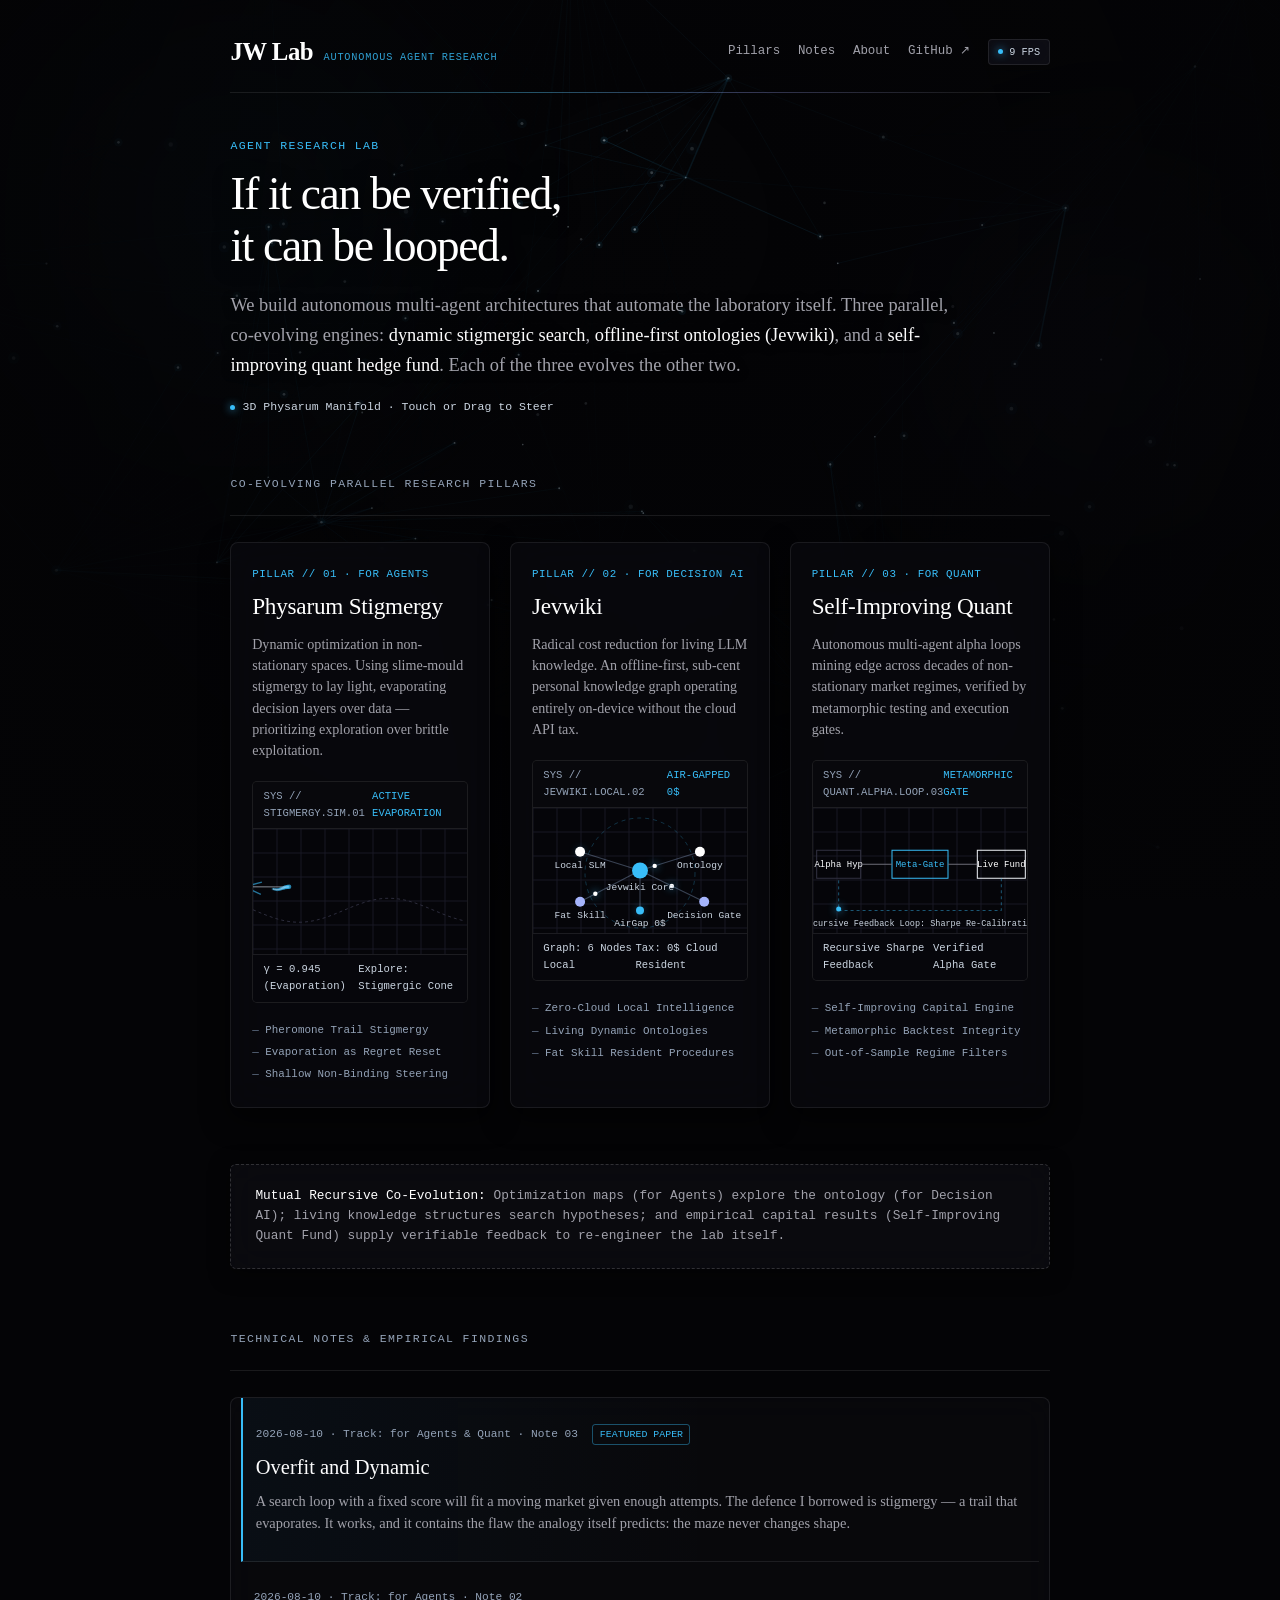
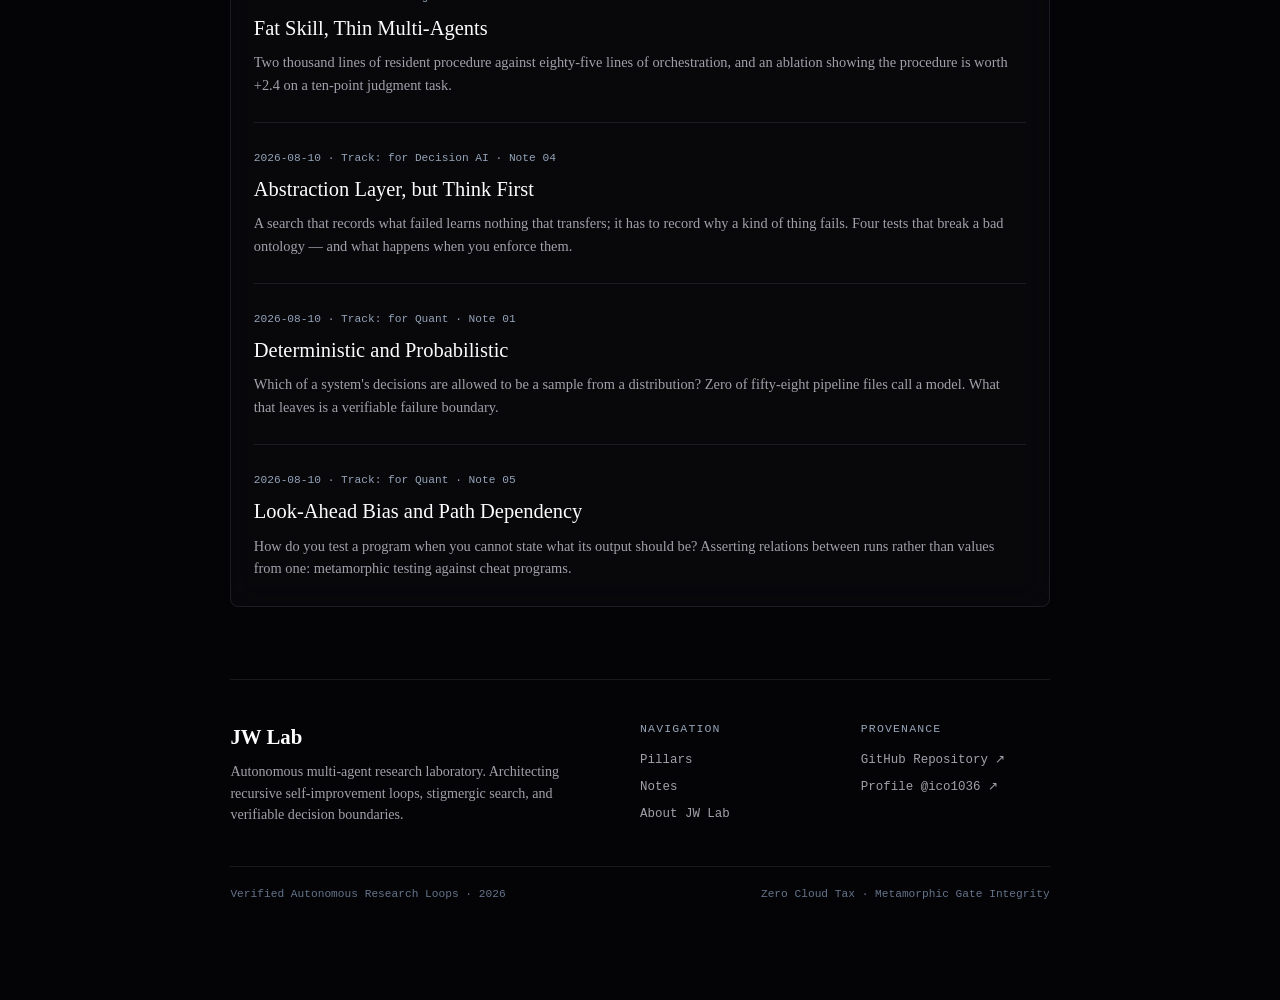
<file: index.html>
<!DOCTYPE html>
<html lang="en">
<head>
<meta charset="utf-8">
<meta name="viewport" content="width=device-width, initial-scale=1, viewport-fit=cover">
<title>JW Lab — Autonomous Agent Research Lab</title>
<meta name="description" content="An autonomous agent research lab architecting multi-agent systems, recursive self-improvement loops, stigmergic optimization, and offline-first epistemic graphs.">
<style>
/* ============================================================
   JW LAB — NEOLAB BRUTALISM × RESTRAINED EDGE-GLOW ACCENTS
   Resend / Linear / Raycast Aesthetic · 60 FPS Mobile & Desktop
   ============================================================ */
@property --beam-angle {
  syntax: '<angle>';
  initial-value: 0deg;
  inherits: false;
}

:root {
  --ink: #fcfcfd;
  --ink-2: #a1a1aa;
  --ink-3: #71717a;
  --paper: #040406;
  --card-bg: rgba(9, 9, 14, 0.82);
  --card-border: rgba(255, 255, 255, 0.08);
  --card-border-hover: rgba(56, 189, 248, 0.35);
  --rule: rgba(255, 255, 255, 0.09);
  --accent-cyan: #38bdf8;
  --accent-violet: #818cf8;
  
  --measure: 54rem;
  --font-serif: "Iowan Old Style", "Palatino Linotype", Palatino, Georgia, serif;
  --font-mono: "SF Mono", "Fira Code", Menlo, Monaco, Consolas, monospace;
}

* { margin: 0; padding: 0; box-sizing: border-box; }
html { background: var(--paper); color: var(--ink); -webkit-font-smoothing: antialiased; }

body {
  font-family: var(--font-serif);
  font-size: 1.05rem;
  line-height: 1.6;
  background: var(--paper);
  color: var(--ink);
  overflow-x: hidden;
  position: relative;
  min-height: 100vh;
}

/* ============================================================
   SEAMLESS FULLSCREEN 3D SLIME-MOULD CANVAS & AURORA BLUR
   ============================================================ */
#bg-slime-canvas {
  position: fixed;
  top: 0;
  left: 0;
  width: 100vw;
  height: 100vh;
  z-index: 1;
  pointer-events: none;
}

/* Subtle Edge Aurora Glow (Cyan to Violet low-saturation blur) */
.aurora-container {
  position: fixed;
  top: 0; left: 0;
  width: 100vw; height: 100vh;
  pointer-events: none;
  z-index: 2;
  overflow: hidden;
}
.aurora-blob-1 {
  position: absolute;
  top: -10vh; left: -5vw;
  width: 55vw; height: 55vw;
  max-width: 600px; max-height: 600px;
  background: radial-gradient(circle, rgba(56, 189, 248, 0.07) 0%, transparent 70%);
  filter: blur(60px);
}
.aurora-blob-2 {
  position: absolute;
  top: 10vh; right: -8vw;
  width: 50vw; height: 50vw;
  max-width: 550px; max-height: 550px;
  background: radial-gradient(circle, rgba(129, 140, 248, 0.06) 0%, transparent 70%);
  filter: blur(60px);
}

/* Radial Vignette: Ensures Text Remains 100% Crisp & High-Contrast */
.contrast-shield {
  position: fixed;
  top: 0; left: 0;
  width: 100vw; height: 100vh;
  z-index: 3;
  pointer-events: none;
  background: radial-gradient(circle at 50% 25%, rgba(4, 4, 6, 0.42) 0%, rgba(4, 4, 6, 0.88) 75%, rgba(4, 4, 6, 0.98) 100%);
}

.wrap {
  position: relative;
  z-index: 10;
  max-width: var(--measure);
  margin: 0 auto;
  padding: calc(2rem + env(safe-area-inset-top)) 1.4rem calc(6rem + env(safe-area-inset-bottom));
}

/* ============================================================
   HEADER & IMMUNE-TO-WRAP NAVIGATION
   ============================================================ */
.site-header {
  border-bottom: 1px solid var(--rule);
  padding-bottom: 1.25rem;
  margin-bottom: 2.8rem;
  position: relative;
}
/* Subtle Header Beam */
.site-header::after {
  content: "";
  position: absolute;
  bottom: -1px; left: 10%; right: 10%;
  height: 1px;
  background: linear-gradient(90deg, transparent, rgba(56, 189, 248, 0.35), rgba(129, 140, 248, 0.25), transparent);
}

.top-bar {
  display: flex;
  justify-content: space-between;
  align-items: center;
  gap: 1rem;
}

.brand-wrapper {
  display: flex;
  align-items: baseline;
  gap: 0.65rem;
  white-space: nowrap;
}

.site-title {
  font-family: var(--font-serif);
  font-size: 1.55rem;
  font-weight: 600;
  letter-spacing: -0.02em;
  color: #ffffff;
  text-decoration: none;
  white-space: nowrap;
}

.lab-badge {
  font-family: var(--font-mono);
  font-size: 0.64rem;
  text-transform: uppercase;
  letter-spacing: 0.08em;
  color: var(--accent-cyan);
  opacity: 0.85;
}

.nav-links {
  font-family: var(--font-mono);
  font-size: 0.78rem;
  display: flex;
  align-items: center;
  gap: 1.1rem;
  white-space: nowrap;
}
.nav-links a {
  color: var(--ink-2);
  text-decoration: none;
  transition: color 0.15s ease;
  padding: 0.2rem 0;
}
.nav-links a:hover, .nav-links a:focus-visible {
  color: #ffffff;
}

.runtime-indicator {
  font-family: var(--font-mono);
  font-size: 0.64rem;
  color: #cbd5e1;
  display: inline-flex;
  align-items: center;
  gap: 0.4rem;
  background: rgba(16, 16, 24, 0.75);
  padding: 0.22rem 0.55rem;
  border: 1px solid var(--rule);
  border-radius: 4px;
  backdrop-filter: blur(10px);
}
.hud-dot {
  width: 5px; height: 5px;
  border-radius: 50%;
  background: var(--accent-cyan);
  box-shadow: 0 0 8px var(--accent-cyan);
  display: inline-block;
  animation: pulseDot 2s infinite ease-in-out;
}
@keyframes pulseDot {
  0%, 100% { opacity: 0.5; transform: scale(0.9); }
  50% { opacity: 1; transform: scale(1.3); }
}

/* Mobile Nav adjustments (reviewed at 390px) */
@media (max-width: 680px) {
  .site-title { font-size: 1.35rem; }
  .lab-badge { display: none; }
  .top-bar { flex-wrap: wrap; gap: 0.6rem; }
  .nav-links {
    gap: 0.85rem;
    font-size: 0.74rem;
  }
  .wrap { padding: calc(1.5rem + env(safe-area-inset-top)) 1.15rem calc(5rem + env(safe-area-inset-bottom)); }
}

/* ============================================================
   HERO HEADLINE & MANIFESTO
   ============================================================ */
.hero-container {
  margin-bottom: 3.5rem;
}

.hero-tag {
  font-family: var(--font-mono);
  font-size: 0.72rem;
  text-transform: uppercase;
  letter-spacing: 0.12em;
  color: var(--accent-cyan);
  margin-bottom: 0.75rem;
}

.hero-headline {
  font-size: 2.85rem;
  font-weight: 400;
  line-height: 1.14;
  letter-spacing: -0.03em;
  color: #ffffff;
  margin-bottom: 1.2rem;
  max-width: 46rem;
  text-shadow: 0 4px 20px rgba(0, 0, 0, 0.85);
}

.hero-manifesto {
  font-size: 1.15rem;
  color: var(--ink-2);
  line-height: 1.62;
  max-width: 45rem;
  text-shadow: 0 2px 10px rgba(0, 0, 0, 0.9);
}
.hero-manifesto strong { color: var(--ink); font-weight: 500; }

.orbit-hint {
  font-family: var(--font-mono);
  font-size: 0.72rem;
  color: #cbd5e1;
  margin-top: 1.1rem;
  display: inline-flex;
  align-items: center;
  gap: 0.45rem;
}

@media (max-width: 680px) {
  .hero-headline { font-size: 2.15rem; line-height: 1.18; }
  .hero-manifesto { font-size: 1.0rem; line-height: 1.55; }
}

/* ============================================================
   TRAVELLING LIGHT SECTION DIVIDER
   ============================================================ */
.section-meta {
  font-family: var(--font-mono);
  font-size: 0.72rem;
  text-transform: uppercase;
  letter-spacing: 0.12em;
  color: #94a3b8;
  margin-bottom: 1.4rem;
  display: flex;
  align-items: center;
  gap: 0.75rem;
}

.travelling-divider {
  position: relative;
  height: 1px;
  background: var(--rule);
  margin-bottom: 1.6rem;
  overflow: hidden;
}
.travelling-divider::after {
  content: "";
  position: absolute;
  top: 0; left: -30%;
  width: 30%; height: 100%;
  background: linear-gradient(90deg, transparent, var(--accent-cyan), var(--accent-violet), transparent);
  animation: travelBeam 5s ease-in-out infinite;
}
@keyframes travelBeam {
  0% { left: -30%; }
  100% { left: 100%; }
}

/* ============================================================
   PILLAR CARDS WITH CSS CONIC-GRADIENT BORDER BEAM
   ============================================================ */
@keyframes rotateBeam {
  0% { --beam-angle: 0deg; }
  100% { --beam-angle: 360deg; }
}

.parallel-grid {
  display: grid;
  grid-template-columns: repeat(3, 1fr);
  gap: 1.25rem;
  margin-bottom: 3.5rem;
}

@media (max-width: 860px) {
  .parallel-grid { grid-template-columns: 1fr; gap: 1.4rem; }
}

.track-card {
  position: relative;
  background: var(--card-bg);
  border-radius: 8px;
  padding: 1.45rem 1.3rem;
  display: flex;
  flex-direction: column;
  overflow: hidden;
  border: 1px solid var(--card-border);
  backdrop-filter: blur(20px);
  -webkit-backdrop-filter: blur(20px);
  box-shadow: 0 10px 28px rgba(0, 0, 0, 0.7);
  transition: transform 0.25s ease, border-color 0.25s ease, box-shadow 0.25s ease;
}

/* Conic Gradient Border Beam */
.track-card::before {
  content: "";
  position: absolute;
  inset: -1px;
  border-radius: inherit;
  padding: 1px;
  background: conic-gradient(
    from var(--beam-angle),
    transparent 0deg,
    transparent 70deg,
    var(--accent-cyan) 100deg,
    var(--accent-violet) 130deg,
    transparent 160deg
  );
  -webkit-mask: linear-gradient(#fff 0 0) content-box, linear-gradient(#fff 0 0);
  -webkit-mask-composite: xor;
  mask-composite: exclude;
  pointer-events: none;
  animation: rotateBeam 7s linear infinite;
  opacity: 0.65;
  transition: opacity 0.3s ease;
}

.track-card:hover {
  transform: translateY(-3px);
  box-shadow: 0 16px 36px rgba(0, 0, 0, 0.85), 0 0 30px rgba(56, 189, 248, 0.12);
}
.track-card:hover::before {
  opacity: 1;
}

/* Card Header: Project Names Prominent */
.track-tag {
  font-family: var(--font-mono);
  font-size: 0.68rem;
  color: var(--accent-cyan);
  margin-bottom: 0.25rem;
  letter-spacing: 0.05em;
  text-transform: uppercase;
}

.track-headline {
  font-family: var(--font-serif);
  font-size: 1.45rem;
  font-weight: 500;
  color: #ffffff;
  margin-bottom: 0.55rem;
  letter-spacing: -0.01em;
}

.track-desc {
  font-size: 0.88rem;
  color: var(--ink-2);
  line-height: 1.52;
  margin-bottom: 1.2rem;
  min-height: 3.5rem;
}

/* Blueprint Canvas Containers */
.blueprint-container {
  border: 1px solid var(--rule);
  background: rgba(6, 6, 10, 0.95);
  border-radius: 5px;
  overflow: hidden;
  margin-bottom: 1.2rem;
}

.blueprint-header {
  display: flex;
  justify-content: space-between;
  align-items: center;
  padding: 0.38rem 0.65rem;
  border-bottom: 1px solid var(--rule);
  font-family: var(--font-mono);
  font-size: 0.66rem;
  color: #94a3b8; /* Enhanced contrast */
  background: rgba(10, 10, 14, 0.7);
}

.blueprint-canvas {
  width: 100%;
  height: 125px;
  display: block;
}

.blueprint-footer {
  padding: 0.4rem 0.65rem;
  border-top: 1px solid var(--rule);
  font-family: var(--font-mono);
  font-size: 0.66rem;
  color: #cbd5e1; /* Enhanced contrast */
  display: flex;
  justify-content: space-between;
  background: rgba(8, 8, 12, 0.6);
}

.track-tags {
  font-family: var(--font-mono);
  font-size: 0.68rem;
  color: #94a3b8;
  list-style: none;
  display: flex;
  flex-direction: column;
  gap: 0.3rem;
}
.track-tags li::before {
  content: "— ";
  color: #64748b;
}

/* Co-evolution Banner */
.coevolution-bar {
  border: 1px dashed rgba(255, 255, 255, 0.16);
  background: rgba(12, 12, 18, 0.75);
  backdrop-filter: blur(16px);
  padding: 1.3rem 1.5rem;
  border-radius: 6px;
  margin-bottom: 3.8rem;
  font-family: var(--font-mono);
  font-size: 0.8rem;
  color: var(--ink-2);
  line-height: 1.6;
  box-shadow: 0 4px 20px rgba(0, 0, 0, 0.5);
}
.coevolution-bar strong { color: #ffffff; font-weight: 500; }

/* ============================================================
   DISPATCHES & FEATURED NOTE WASH
   ============================================================ */
.dispatches {
  list-style: none;
  background: rgba(10, 10, 14, 0.75);
  border: 1px solid var(--rule);
  border-radius: 8px;
  padding: 0 1.4rem;
  backdrop-filter: blur(16px);
  margin-bottom: 4.5rem;
}

.dispatch-item {
  border-bottom: 1px solid var(--rule);
  padding: 1.65rem 0;
  transition: padding-left 0.2s ease, background 0.2s ease;
  position: relative;
}
.dispatch-item:last-child { border-bottom: none; }
.dispatch-item:hover {
  padding-left: 0.5rem;
}

/* Featured Note Wash (Note 03) */
.dispatch-featured {
  background: linear-gradient(90deg, rgba(56, 189, 248, 0.04) 0%, transparent 60%);
  border-left: 2px solid var(--accent-cyan);
  padding-left: 0.8rem;
  margin: 0 -0.8rem;
}
.featured-badge {
  font-family: var(--font-mono);
  font-size: 0.62rem;
  color: var(--accent-cyan);
  border: 1px solid rgba(56, 189, 248, 0.4);
  padding: 0.1rem 0.4rem;
  border-radius: 3px;
  margin-left: 0.5rem;
  text-transform: uppercase;
  white-space: nowrap;
  display: inline-block;
  flex-shrink: 0;
}

.dispatch-meta {
  font-family: var(--font-mono);
  font-size: 0.7rem;
  color: #94a3b8;
  margin-bottom: 0.35rem;
  display: flex;
  flex-wrap: wrap;
  align-items: center;
  gap: 0.4rem;
}
.dispatch-title {
  font-size: 1.28rem;
  font-weight: 500;
  color: var(--ink);
  text-decoration: none;
  display: inline-block;
  margin-bottom: 0.4rem;
}
.dispatch-title:hover, .dispatch-title:focus-visible {
  color: #ffffff;
  text-decoration: underline;
  text-underline-offset: 4px;
}
.dispatch-standfirst {
  font-size: 0.9rem;
  color: var(--ink-2);
  line-height: 1.55;
  max-width: 48rem;
}

/* ============================================================
   FOOTER (VERIFIED PROVENANCE & CLEAR NEXT STEPS)
   ============================================================ */
.site-footer {
  border-top: 1px solid var(--rule);
  padding-top: 2.5rem;
  margin-top: 4.5rem;
}

.footer-grid {
  display: grid;
  grid-template-columns: 2fr 1fr 1fr;
  gap: 2rem;
  margin-bottom: 2.5rem;
}

@media (max-width: 680px) {
  .footer-grid { grid-template-columns: 1fr; gap: 1.5rem; }
}

.footer-brand {
  font-family: var(--font-serif);
  font-size: 1.3rem;
  font-weight: 600;
  color: #ffffff;
  margin-bottom: 0.5rem;
}
.footer-desc {
  font-size: 0.88rem;
  color: var(--ink-2);
  line-height: 1.55;
  max-width: 22rem;
}

.footer-col-title {
  font-family: var(--font-mono);
  font-size: 0.72rem;
  text-transform: uppercase;
  letter-spacing: 0.1em;
  color: #94a3b8;
  margin-bottom: 0.8rem;
}

.footer-col-links {
  display: flex;
  flex-direction: column;
  gap: 0.45rem;
  font-family: var(--font-mono);
  font-size: 0.78rem;
}
.footer-col-links a {
  color: var(--ink-2);
  text-decoration: none;
  transition: color 0.15s ease;
}
.footer-col-links a:hover, .footer-col-links a:focus-visible {
  color: #ffffff;
}

.footer-bottom {
  border-top: 1px solid var(--rule);
  padding-top: 1.2rem;
  display: flex;
  justify-content: space-between;
  align-items: center;
  font-family: var(--font-mono);
  font-size: 0.7rem;
  color: #64748b;
  flex-wrap: wrap;
  gap: 0.75rem;
}

/* ============================================================
   ACCESSIBILITY & PREFERS-REDUCED-MOTION GUARDRAILS
   ============================================================ */
a:focus-visible {
  outline: 2px solid var(--accent-cyan);
  outline-offset: 3px;
  border-radius: 2px;
}

@media (prefers-reduced-motion: reduce) {
  *, ::before, ::after {
    animation-duration: 0.01ms !important;
    animation-iteration-count: 1 !important;
    transition-duration: 0.01ms !important;
  }
  .track-card::before {
    animation: none !important;
    background: linear-gradient(135deg, var(--accent-cyan), var(--accent-violet)) !important;
    opacity: 0.3 !important;
  }
}
</style>
</head>
<body>

<!-- Full-screen Living 3D Slime-Mould Network -->
<canvas id="bg-slime-canvas"></canvas>
<div class="aurora-container">
  <div class="aurora-blob-1"></div>
  <div class="aurora-blob-2"></div>
</div>
<div class="contrast-shield"></div>

<div class="wrap">

  <header class="site-header">
    <div class="top-bar">
      <div class="brand-wrapper">
        <a class="site-title" href="./index.html">JW Lab</a>
        <span class="lab-badge">Autonomous Agent Research</span>
      </div>
      <nav class="nav-links" aria-label="Main Navigation">
        <a href="#tracks">Pillars</a>
        <a href="#dispatches">Notes</a>
        <a href="./about.html">About</a>
        <a href="https://github.com/ico1036" target="_blank" rel="noopener">GitHub ↗</a>
        <span class="runtime-indicator"><span class="hud-dot"></span><span id="fps-label">60 FPS</span></span>
      </nav>
    </div>
  </header>

  <main>
    <section class="hero-container">
      <p class="hero-tag">Agent Research Lab</p>
      <h1 class="hero-headline">
        If it can be verified,<br>it can be looped.
      </h1>
      <p class="hero-manifesto">
        We build autonomous multi-agent architectures that automate the laboratory itself. 
        Three parallel, co-evolving engines: <strong>dynamic stigmergic search</strong>, 
        <strong>offline-first ontologies (Jevwiki)</strong>, and a <strong>self-improving quant hedge fund</strong>. 
        Each of the three evolves the other two.
      </p>
      <div class="orbit-hint">
        <span class="hud-dot"></span> 3D Physarum Manifold · Touch or Drag to Steer
      </div>
    </section>

    <div class="section-meta" id="tracks">Co-Evolving Parallel Research Pillars</div>
    <div class="travelling-divider"></div>

    <section class="parallel-grid">

      <!-- ============================================================
           PILLAR 1: for AGENTS (Physarum Stigmergy)
           ============================================================ -->
      <article class="track-card">
        <div class="track-tag">Pillar // 01 · for Agents</div>
        <h2 class="track-headline">Physarum Stigmergy</h2>
        <p class="track-desc">
          Dynamic optimization in non-stationary spaces. Using slime-mould stigmergy 
          to lay light, evaporating decision layers over data — prioritizing exploration 
          over brittle exploitation.
        </p>

        <!-- Live Technical Canvas: Dynamic Stigmergic Optimization -->
        <div class="blueprint-container">
          <div class="blueprint-header">
            <span>SYS // STIGMERGY.SIM.01</span>
            <span style="color:var(--accent-cyan)">ACTIVE EVAPORATION</span>
          </div>
          <canvas id="canvas-fig1" class="blueprint-canvas"></canvas>
          <div class="blueprint-footer">
            <span>γ = 0.945 (Evaporation)</span>
            <span>Explore: Stigmergic Cone</span>
          </div>
        </div>

        <ul class="track-tags">
          <li>Pheromone Trail Stigmergy</li>
          <li>Evaporation as Regret Reset</li>
          <li>Shallow Non-Binding Steering</li>
        </ul>
      </article>

      <!-- ============================================================
           PILLAR 2: for DECISION AI (Jevwiki Prominent)
           ============================================================ -->
      <article class="track-card">
        <div class="track-tag">Pillar // 02 · for Decision AI</div>
        <h2 class="track-headline">Jevwiki</h2>
        <p class="track-desc">
          Radical cost reduction for living LLM knowledge. An offline-first, 
          sub-cent personal knowledge graph operating entirely on-device without the cloud API tax.
        </p>

        <!-- Live Technical Canvas: Jevwiki Air-Gapped Loop -->
        <div class="blueprint-container">
          <div class="blueprint-header">
            <span>SYS // JEVWIKI.LOCAL.02</span>
            <span style="color:var(--accent-cyan)">AIR-GAPPED 0$</span>
          </div>
          <canvas id="canvas-fig2" class="blueprint-canvas"></canvas>
          <div class="blueprint-footer">
            <span>Graph: 6 Nodes Local</span>
            <span>Tax: 0$ Cloud Resident</span>
          </div>
        </div>

        <ul class="track-tags">
          <li>Zero-Cloud Local Intelligence</li>
          <li>Living Dynamic Ontologies</li>
          <li>Fat Skill Resident Procedures</li>
        </ul>
      </article>

      <!-- ============================================================
           PILLAR 3: for QUANT (Self-Improving Quant Fund)
           ============================================================ -->
      <article class="track-card">
        <div class="track-tag">Pillar // 03 · for Quant</div>
        <h2 class="track-headline">Self-Improving Quant</h2>
        <p class="track-desc">
          Autonomous multi-agent alpha loops mining edge across decades of non-stationary 
          market regimes, verified by metamorphic testing and execution gates.
        </p>

        <!-- Live Technical Canvas: Self-Improving Quant Loop -->
        <div class="blueprint-container">
          <div class="blueprint-header">
            <span>SYS // QUANT.ALPHA.LOOP.03</span>
            <span style="color:var(--accent-cyan)">METAMORPHIC GATE</span>
          </div>
          <canvas id="canvas-fig3" class="blueprint-canvas"></canvas>
          <div class="blueprint-footer">
            <span>Recursive Sharpe Feedback</span>
            <span>Verified Alpha Gate</span>
          </div>
        </div>

        <ul class="track-tags">
          <li>Self-Improving Capital Engine</li>
          <li>Metamorphic Backtest Integrity</li>
          <li>Out-of-Sample Regime Filters</li>
        </ul>
      </article>

    </section>

    <!-- Mutual Co-evolution Statement -->
    <div class="coevolution-bar">
      <strong>Mutual Recursive Co-Evolution:</strong> 
      Optimization maps (<code>for Agents</code>) explore the ontology (<code>for Decision AI</code>); 
      living knowledge structures search hypotheses; 
      and empirical capital results (<code>Self-Improving Quant Fund</code>) supply verifiable feedback to re-engineer the lab itself.
    </div>

    <div class="section-meta" id="dispatches">Technical Notes & Empirical Findings</div>
    <div class="travelling-divider"></div>

    <ul class="dispatches">
      <li class="dispatch-item dispatch-featured">
        <div class="dispatch-meta">
          <span>2026-08-10 · Track: for Agents & Quant · Note 03</span>
          <span class="featured-badge">Featured Paper</span>
        </div>
        <a class="dispatch-title" href="./posts/overfit-and-dynamic.html">Overfit and Dynamic</a>
        <p class="dispatch-standfirst">
          A search loop with a fixed score will fit a moving market given enough attempts. The defence I borrowed is stigmergy — a trail that evaporates. It works, and it contains the flaw the analogy itself predicts: the maze never changes shape.
        </p>
      </li>

      <li class="dispatch-item">
        <div class="dispatch-meta">2026-08-10 · Track: for Agents · Note 02</div>
        <a class="dispatch-title" href="./posts/fat-skill-thin-agents.html">Fat Skill, Thin Multi-Agents</a>
        <p class="dispatch-standfirst">
          Two thousand lines of resident procedure against eighty-five lines of orchestration, and an ablation showing the procedure is worth +2.4 on a ten-point judgment task.
        </p>
      </li>

      <li class="dispatch-item">
        <div class="dispatch-meta">2026-08-10 · Track: for Decision AI · Note 04</div>
        <a class="dispatch-title" href="./posts/abstraction-but-think-first.html">Abstraction Layer, but Think First</a>
        <p class="dispatch-standfirst">
          A search that records what failed learns nothing that transfers; it has to record why a kind of thing fails. Four tests that break a bad ontology — and what happens when you enforce them.
        </p>
      </li>

      <li class="dispatch-item">
        <div class="dispatch-meta">2026-08-10 · Track: for Quant · Note 01</div>
        <a class="dispatch-title" href="./posts/deterministic-and-probabilistic.html">Deterministic and Probabilistic</a>
        <p class="dispatch-standfirst">
          Which of a system's decisions are allowed to be a sample from a distribution? Zero of fifty-eight pipeline files call a model. What that leaves is a verifiable failure boundary.
        </p>
      </li>

      <li class="dispatch-item">
        <div class="dispatch-meta">2026-08-10 · Track: for Quant · Note 05</div>
        <a class="dispatch-title" href="./posts/lookahead-and-path-dependency.html">Look-Ahead Bias and Path Dependency</a>
        <p class="dispatch-standfirst">
          How do you test a program when you cannot state what its output should be? Asserting relations between runs rather than values from one: metamorphic testing against cheat programs.
        </p>
      </li>
    </ul>

  </main>

  <!-- ============================================================
       VERIFIED PROVENANCE FOOTER
       ============================================================ -->
  <footer class="site-footer">
    <div class="footer-grid">
      <div>
        <div class="footer-brand">JW Lab</div>
        <p class="footer-desc">
          Autonomous multi-agent research laboratory. Architecting recursive self-improvement loops, 
          stigmergic search, and verifiable decision boundaries.
        </p>
      </div>
      <div>
        <div class="footer-col-title">Navigation</div>
        <div class="footer-col-links">
          <a href="#tracks">Pillars</a>
          <a href="#dispatches">Notes</a>
          <a href="./about.html">About JW Lab</a>
        </div>
      </div>
      <div>
        <div class="footer-col-title">Provenance</div>
        <div class="footer-col-links">
          <a href="https://github.com/ico1036/notes" target="_blank" rel="noopener">GitHub Repository ↗</a>
          <a href="https://github.com/ico1036" target="_blank" rel="noopener">Profile @ico1036 ↗</a>
        </div>
      </div>
    </div>
    <div class="footer-bottom">
      <span>Verified Autonomous Research Loops · 2026</span>
      <span>Zero Cloud Tax · Metamorphic Gate Integrity</span>
    </div>
  </footer>

</div>

<!-- ============================================================
     INTERACTIVE JAVASCRIPT ENGINES (OPTIMIZED 60 FPS & ACCESSIBILITY)
     ============================================================ -->
<script>
(function() {
  const dpr = Math.min(window.devicePixelRatio || 1, 2);

  // Motion preference tracking (WCAG / Issue #2)
  const motionQuery = window.matchMedia('(prefers-reduced-motion: reduce)');
  let prefersReducedMotion = motionQuery.matches;

  // Track visibility of blueprint canvases to suspend offscreen execution
  let isFig1Visible = false, isFig2Visible = false, isFig3Visible = false;
  let fig1Running = false, fig2Running = false, fig3Running = false;
  let isSlimeRunning = false;

  // ------------------------------------------------------------
  // 1. FULLSCREEN 3D SLIME-MOULD NETWORK (60 FPS OPTIMIZED)
  // ------------------------------------------------------------
  const canvas = document.getElementById('bg-slime-canvas');
  const ctx = canvas.getContext('2d');
  const fpsLabel = document.getElementById('fps-label');

  let w = 0, h = 0;
  function resizeCanvas() {
    w = window.innerWidth;
    h = window.innerHeight;
    canvas.width = Math.floor(w * dpr);
    canvas.height = Math.floor(h * dpr);
  }
  window.addEventListener('resize', resizeCanvas);
  resizeCanvas();

  const isMobile = window.innerWidth <= 680;
  const NUM_NODES = isMobile ? 85 : 130;
  const CONNECT_RADIUS = isMobile ? 80 : 100;
  const CONNECT_RADIUS_SQ = CONNECT_RADIUS * CONNECT_RADIUS;
  const nodes = [];

  for (let i = 0; i < NUM_NODES; i++) {
    const u = Math.random();
    const v = Math.random();
    const theta = u * 2.0 * Math.PI;
    const phi = Math.acos(2.0 * v - 1.0);
    const r = 40 + Math.random() * 85;

    nodes.push({
      x: r * Math.sin(phi) * Math.cos(theta),
      y: (r * 0.65) * Math.sin(phi) * Math.sin(theta),
      z: r * Math.cos(phi),
      vx: (Math.random() - 0.5) * 0.25,
      vy: (Math.random() - 0.5) * 0.25,
      vz: (Math.random() - 0.5) * 0.25,
      pulsePhase: Math.random() * Math.PI * 2,
      pulseSpeed: 0.02 + Math.random() * 0.03
    });
  }

  let rotX = 0.2, rotY = 0.0;
  let targetRotX = 0.2, targetRotY = 0.0;
  let isPointerDown = false;
  let startX = 0, startY = 0;

  window.addEventListener('pointerdown', (e) => {
    isPointerDown = true;
    startX = e.clientX;
    startY = e.clientY;
  }, { passive: true });

  window.addEventListener('pointermove', (e) => {
    if (isPointerDown) {
      const dx = e.clientX - startX;
      const dy = e.clientY - startY;
      targetRotY += dx * 0.003;
      targetRotX += dy * 0.003;
      startX = e.clientX;
      startY = e.clientY;
    } else {
      const nx = (e.clientX / w) - 0.5;
      const ny = (e.clientY / h) - 0.5;
      targetRotY += nx * 0.0004;
      targetRotX += ny * 0.0004;
    }
  }, { passive: true });

  window.addEventListener('pointerup', () => { isPointerDown = false; }, { passive: true });
  window.addEventListener('pointercancel', () => { isPointerDown = false; }, { passive: true });

  let lastTime = performance.now();
  let frameCount = 0;

  function renderSlime(time, staticOnly) {
    if (prefersReducedMotion || staticOnly) {
      isSlimeRunning = false;
      if (fpsLabel) fpsLabel.textContent = 'STATIC (ACCESSIBLE)';
      rotX = 0.2; rotY = 0.15;
    } else {
      frameCount++;
      const now = performance.now();
      if (now - lastTime >= 1000) {
        if (fpsLabel) fpsLabel.textContent = `${Math.round((frameCount * 1000) / (now - lastTime))} FPS`;
        frameCount = 0;
        lastTime = now;
      }

      rotX += (targetRotX - rotX) * 0.05;
      rotY += (targetRotY - rotY) * 0.05;
      targetRotY += 0.0012;
    }

    const cosX = Math.cos(rotX), sinX = Math.sin(rotX);
    const cosY = Math.cos(rotY), sinY = Math.sin(rotY);

    ctx.save();
    ctx.scale(dpr, dpr);
    ctx.clearRect(0, 0, w, h);

    const fov = Math.min(w, h) * 1.25;
    const centerX = w * 0.5;
    const centerY = isMobile ? h * 0.38 : h * 0.42;

    const projected = [];
    for (let i = 0; i < NUM_NODES; i++) {
      const n = nodes[i];
      n.x += n.vx; n.y += n.vy; n.z += n.vz;
      n.pulsePhase += n.pulseSpeed;

      const dSq = n.x * n.x + n.y * n.y + n.z * n.z;
      if (dSq > 12100) { // 110^2
        const d = Math.sqrt(dSq);
        n.vx -= (n.x / d) * 0.025;
        n.vy -= (n.y / d) * 0.025;
        n.vz -= (n.z / d) * 0.025;
      }

      let rx = n.x * cosY - n.z * sinY;
      let rz = n.x * sinY + n.z * cosY;
      let ry = n.y * cosX - rz * sinX;
      rz = n.y * sinX + rz * cosX;

      const depth = rz + 180;
      if (depth <= 10) continue;
      const scale = fov / depth;

      projected.push({
        orig: n,
        x: centerX + rx * scale,
        y: centerY + ry * scale,
        z: rz,
        scale: scale,
        pulse: (Math.sin(n.pulsePhase) + 1.0) * 0.5,
        conns: 0
      });
    }

    projected.sort((a, b) => a.z - b.z);

    // Fast Filaments (avoiding Math.sqrt when out of range)
    for (let i = 0; i < projected.length; i++) {
      const p1 = projected[i];
      if (p1.conns >= 4) continue;
      for (let j = i + 1; j < projected.length; j++) {
        const p2 = projected[j];
        if (p2.conns >= 4) continue;

        const dx = p1.orig.x - p2.orig.x;
        const dy = p1.orig.y - p2.orig.y;
        const dz = p1.orig.z - p2.orig.z;
        const distSq = dx * dx + dy * dy + dz * dz;

        if (distSq < CONNECT_RADIUS_SQ) {
          p1.conns++;
          p2.conns++;
          const dist3D = Math.sqrt(distSq);
          const proximity = 1.0 - (dist3D / CONNECT_RADIUS);
          const depthAlpha = Math.min(1.0, Math.max(0.15, (p1.z + 90) / 180));
          const wavePulse = (p1.pulse + p2.pulse) * 0.5;
          const alpha = proximity * depthAlpha * (0.35 + wavePulse * 0.35);

          ctx.beginPath();
          ctx.moveTo(p1.x, p1.y);
          ctx.lineTo(p2.x, p2.y);
          ctx.strokeStyle = `rgba(56, 189, 248, ${alpha * 0.55})`;
          ctx.lineWidth = alpha > 0.3 ? 1.5 : 0.85;
          ctx.stroke();
        }
      }
    }

    // Nodes
    for (let i = 0; i < projected.length; i++) {
      const p = projected[i];
      const depthAlpha = Math.min(1.0, Math.max(0.18, (p.z + 90) / 180));
      const rCore = Math.max(1.0, p.scale * 0.2) * (0.8 + p.pulse * 0.4);

      ctx.beginPath();
      ctx.arc(p.x, p.y, rCore * 3.2, 0, Math.PI * 2);
      ctx.fillStyle = `rgba(56, 189, 248, ${depthAlpha * 0.16 * p.pulse})`;
      ctx.fill();

      ctx.beginPath();
      ctx.arc(p.x, p.y, rCore, 0, Math.PI * 2);
      ctx.fillStyle = `rgba(225, 245, 255, ${depthAlpha * 0.85})`;
      ctx.fill();
    }

    ctx.restore();
    if (!prefersReducedMotion && !staticOnly) {
      requestAnimationFrame(renderSlime);
    }
  }

  // ------------------------------------------------------------
  // 2. BLUEPRINT 1: LIVE STIGMERGY SIMULATION (for Agents)
  // ------------------------------------------------------------
  const c1 = document.getElementById('canvas-fig1');
  const ctx1 = c1.getContext('2d');
  const trails = [];
  let agentX = 20, agentY = 60, agentAngle = 0.2;

  function renderFig1(time, staticOnly) {
    if (!fig1Running && !prefersReducedMotion && !staticOnly) return;
    const nowTime = time || 1000;
    const cssW = c1.offsetWidth;
    const cssH = c1.offsetHeight;
    c1.width = cssW * dpr;
    c1.height = cssH * dpr;

    ctx1.save();
    ctx1.scale(dpr, dpr);
    ctx1.clearRect(0, 0, cssW, cssH);

    ctx1.strokeStyle = '#181824';
    ctx1.lineWidth = 1;
    for (let x = 0; x < cssW; x += 24) { ctx1.beginPath(); ctx1.moveTo(x, 0); ctx1.lineTo(x, cssH); ctx1.stroke(); }
    for (let y = 0; y < cssH; y += 24) { ctx1.beginPath(); ctx1.moveTo(0, y); ctx1.lineTo(cssW, y); ctx1.stroke(); }

    ctx1.beginPath();
    ctx1.strokeStyle = '#2d2d3d';
    ctx1.setLineDash([3, 3]);
    for (let x = 0; x < cssW; x += 4) {
      const y = cssH * 0.65 + Math.sin(x * 0.035 + nowTime * 0.002) * 12;
      if (x === 0) ctx1.moveTo(x, y); else ctx1.lineTo(x, y);
    }
    ctx1.stroke();
    ctx1.setLineDash([]);

    if (!prefersReducedMotion && !staticOnly) {
      if (trails.length < 70) trails.push({ x: agentX, y: agentY, alpha: 1.0 });
      for (let i = trails.length - 1; i >= 0; i--) {
        const t = trails[i];
        t.alpha *= 0.955;
        if (t.alpha < 0.02) { trails.splice(i, 1); continue; }
        ctx1.beginPath();
        ctx1.arc(t.x, t.y, 2.5 * t.alpha, 0, Math.PI * 2);
        ctx1.fillStyle = `rgba(56, 189, 248, ${t.alpha * 0.75})`;
        ctx1.fill();
      }

      if (trails.length > 2) {
        ctx1.beginPath();
        ctx1.moveTo(trails[0].x, trails[0].y);
        for (let i = 1; i < trails.length; i++) ctx1.lineTo(trails[i].x, trails[i].y);
        ctx1.strokeStyle = 'rgba(230, 240, 255, 0.4)';
        ctx1.lineWidth = 1.3;
        ctx1.stroke();
      }

      agentX += Math.cos(agentAngle) * 1.5;
      agentY += Math.sin(agentAngle) * 1.5;
      if (agentX > cssW + 10) agentX = -10;
      const targetY = cssH * 0.42 + Math.sin(agentX * 0.04 + nowTime * 0.003) * 22;
      agentAngle += (targetY - agentY) * 0.006;
    } else {
      // Static representative path
      ctx1.beginPath();
      ctx1.moveTo(20, cssH * 0.5);
      ctx1.bezierCurveTo(cssW * 0.35, cssH * 0.25, cssW * 0.65, cssH * 0.75, cssW - 20, cssH * 0.45);
      ctx1.strokeStyle = 'rgba(56, 189, 248, 0.5)';
      ctx1.lineWidth = 1.5;
      ctx1.stroke();
      agentX = cssW * 0.6;
      agentY = cssH * 0.55;
      agentAngle = 0.35;
    }

    ctx1.beginPath();
    ctx1.arc(agentX, agentY, 3.2, 0, Math.PI * 2);
    ctx1.fillStyle = '#ffffff';
    ctx1.shadowColor = '#38bdf8';
    ctx1.shadowBlur = 8;
    ctx1.fill();
    ctx1.shadowBlur = 0;

    const sLen = 18;
    ctx1.strokeStyle = 'rgba(56, 189, 248, 0.6)';
    ctx1.beginPath();
    ctx1.moveTo(agentX, agentY);
    ctx1.lineTo(agentX + Math.cos(agentAngle - 0.35) * sLen, agentY + Math.sin(agentAngle - 0.35) * sLen);
    ctx1.moveTo(agentX, agentY);
    ctx1.lineTo(agentX + Math.cos(agentAngle + 0.35) * sLen, agentY + Math.sin(agentAngle + 0.35) * sLen);
    ctx1.stroke();

    ctx1.restore();
    if (!prefersReducedMotion && !staticOnly && isFig1Visible) {
      requestAnimationFrame(renderFig1);
    } else {
      fig1Running = false;
    }
  }

  // ------------------------------------------------------------
  // 3. BLUEPRINT 2: JEVWIKI AIR-GAPPED GRAPH (for Decision AI)
  // ------------------------------------------------------------
  const c2 = document.getElementById('canvas-fig2');
  const ctx2 = c2.getContext('2d');
  const graphNodes = [
    { name: "Jevwiki Core", x: 0.5, y: 0.5, r: 8, color: "#38bdf8" },
    { name: "Local SLM", x: 0.22, y: 0.35, r: 5, color: "#ffffff" },
    { name: "Ontology", x: 0.78, y: 0.35, r: 5, color: "#ffffff" },
    { name: "Decision Gate", x: 0.8, y: 0.75, r: 5, color: "#a5b4fc" },
    { name: "Fat Skill", x: 0.22, y: 0.75, r: 5, color: "#a5b4fc" },
    { name: "AirGap 0$", x: 0.5, y: 0.82, r: 4, color: "#38bdf8" }
  ];

  function renderFig2(time, staticOnly) {
    if (!fig2Running && !prefersReducedMotion && !staticOnly) return;
    const nowTime = time || 1000;
    const cssW = c2.offsetWidth;
    const cssH = c2.offsetHeight;
    c2.width = cssW * dpr;
    c2.height = cssH * dpr;

    ctx2.save();
    ctx2.scale(dpr, dpr);
    ctx2.clearRect(0, 0, cssW, cssH);

    ctx2.strokeStyle = '#181824';
    ctx2.lineWidth = 1;
    for (let x = 0; x < cssW; x += 24) { ctx2.beginPath(); ctx2.moveTo(x, 0); ctx2.lineTo(x, cssH); ctx2.stroke(); }
    for (let y = 0; y < cssH; y += 24) { ctx2.beginPath(); ctx2.moveTo(0, y); ctx2.lineTo(cssW, y); ctx2.stroke(); }

    ctx2.beginPath();
    ctx2.arc(cssW * 0.5, cssH * 0.52, cssH * 0.44, 0, Math.PI * 2);
    ctx2.strokeStyle = 'rgba(56, 189, 248, 0.25)';
    ctx2.setLineDash([4, 4]);
    ctx2.stroke();
    ctx2.setLineDash([]);

    const hub = { x: cssW * graphNodes[0].x, y: cssH * graphNodes[0].y };
    for (let i = 1; i < graphNodes.length; i++) {
      const target = { x: cssW * graphNodes[i].x, y: cssH * graphNodes[i].y };
      ctx2.beginPath();
      ctx2.moveTo(hub.x, hub.y);
      ctx2.lineTo(target.x, target.y);
      ctx2.strokeStyle = 'rgba(180, 210, 255, 0.3)';
      ctx2.lineWidth = 1.1;
      ctx2.stroke();

      const prog = (!prefersReducedMotion && !staticOnly) ? ((nowTime * 0.0012 + i * 0.25) % 1.0) : 0.5;
      const px = hub.x + (target.x - hub.x) * prog;
      const py = hub.y + (target.y - hub.y) * prog;
      ctx2.beginPath();
      ctx2.arc(px, py, 2.2, 0, Math.PI * 2);
      ctx2.fillStyle = '#ffffff';
      ctx2.shadowColor = '#38bdf8';
      ctx2.shadowBlur = 8;
      ctx2.fill();
      ctx2.shadowBlur = 0;
    }

    for (let i = 0; i < graphNodes.length; i++) {
      const gn = graphNodes[i];
      const nx = cssW * gn.x;
      const ny = cssH * gn.y;
      ctx2.beginPath();
      ctx2.arc(nx, ny, gn.r, 0, Math.PI * 2);
      ctx2.fillStyle = gn.color;
      ctx2.fill();
      ctx2.font = '9.5px monospace';
      ctx2.fillStyle = '#cbd5e1'; /* high contrast 9.5px */
      ctx2.textAlign = 'center';
      ctx2.fillText(gn.name, nx, ny + gn.r + 11);
    }

    ctx2.restore();
    if (!prefersReducedMotion && !staticOnly && isFig2Visible) {
      requestAnimationFrame(renderFig2);
    } else {
      fig2Running = false;
    }
  }

  // ------------------------------------------------------------
  // 4. BLUEPRINT 3: QUANT SELF-IMPROVING ENGINE (for Quant)
  // ------------------------------------------------------------
  const c3 = document.getElementById('canvas-fig3');
  const ctx3 = c3.getContext('2d');

  function renderFig3(time, staticOnly) {
    if (!fig3Running && !prefersReducedMotion && !staticOnly) return;
    const nowTime = time || 1000;
    const cssW = c3.offsetWidth;
    const cssH = c3.offsetHeight;
    c3.width = cssW * dpr;
    c3.height = cssH * dpr;

    ctx3.save();
    ctx3.scale(dpr, dpr);
    ctx3.clearRect(0, 0, cssW, cssH);

    ctx3.strokeStyle = '#181824';
    ctx3.lineWidth = 1;
    for (let x = 0; x < cssW; x += 24) { ctx3.beginPath(); ctx3.moveTo(x, 0); ctx3.lineTo(x, cssH); ctx3.stroke(); }
    for (let y = 0; y < cssH; y += 24) { ctx3.beginPath(); ctx3.moveTo(0, y); ctx3.lineTo(cssW, y); ctx3.stroke(); }

    const startX = cssW * 0.12;
    const midX = cssW * 0.5;
    const endX = cssW * 0.88;
    const gateY = cssH * 0.45;

    ctx3.strokeStyle = '#323242';
    ctx3.strokeRect(startX - 22, gateY - 14, 44, 28);
    ctx3.font = '9px monospace';
    ctx3.fillStyle = '#f8fafc';
    ctx3.textAlign = 'center';
    ctx3.fillText("Alpha Hyp", startX, gateY + 3);

    ctx3.strokeStyle = '#38bdf8';
    ctx3.strokeRect(midX - 28, gateY - 14, 56, 28);
    ctx3.fillStyle = '#38bdf8';
    ctx3.fillText("Meta-Gate", midX, gateY + 3);

    ctx3.strokeStyle = '#f1f5f9';
    ctx3.strokeRect(endX - 24, gateY - 14, 48, 28);
    ctx3.fillStyle = '#ffffff';
    ctx3.fillText("Live Fund", endX, gateY + 3);

    ctx3.strokeStyle = '#6e6e78';
    ctx3.beginPath();
    ctx3.moveTo(startX + 22, gateY); ctx3.lineTo(midX - 28, gateY);
    ctx3.moveTo(midX + 28, gateY); ctx3.lineTo(endX - 24, gateY);
    ctx3.stroke();

    ctx3.beginPath();
    ctx3.setLineDash([3, 3]);
    ctx3.strokeStyle = 'rgba(56, 189, 248, 0.45)';
    ctx3.moveTo(endX, gateY + 14);
    ctx3.lineTo(endX, cssH * 0.82);
    ctx3.lineTo(startX, cssH * 0.82);
    ctx3.lineTo(startX, gateY + 14);
    ctx3.stroke();
    ctx3.setLineDash([]);

    const feedbackProgress = (!prefersReducedMotion && !staticOnly) ? ((nowTime * 0.0009) % 1.0) : 0.5;
    let fx, fy;
    if (feedbackProgress < 0.3) {
      fx = endX;
      fy = (gateY + 14) + (cssH * 0.82 - (gateY + 14)) * (feedbackProgress / 0.3);
    } else if (feedbackProgress < 0.8) {
      fx = endX - (endX - startX) * ((feedbackProgress - 0.3) / 0.5);
      fy = cssH * 0.82;
    } else {
      fx = startX;
      fy = (cssH * 0.82) - ((cssH * 0.82) - (gateY + 14)) * ((feedbackProgress - 0.8) / 0.2);
    }
    ctx3.beginPath();
    ctx3.arc(fx, fy, 2.5, 0, Math.PI * 2);
    ctx3.fillStyle = '#38bdf8';
    ctx3.shadowColor = '#38bdf8';
    ctx3.shadowBlur = 8;
    ctx3.fill();
    ctx3.shadowBlur = 0;

    ctx3.font = '8.5px monospace';
    ctx3.fillStyle = '#cbd5e1'; /* high contrast & readable font size */
    ctx3.fillText("Recursive Feedback Loop: Sharpe Re-Calibration", cssW * 0.5, cssH * 0.94);

    ctx3.restore();
    if (!prefersReducedMotion && !staticOnly && isFig3Visible) {
      requestAnimationFrame(renderFig3);
    } else {
      fig3Running = false;
    }
  }

  // ------------------------------------------------------------
  // 5. OBSERVER & ACCESSIBILITY ORCHESTRATION
  // ------------------------------------------------------------
  if ('IntersectionObserver' in window) {
    const observer = new IntersectionObserver((entries) => {
      entries.forEach(entry => {
        if (entry.target === c1) {
          isFig1Visible = entry.isIntersecting;
          if (isFig1Visible && !fig1Running && !prefersReducedMotion) {
            fig1Running = true;
            requestAnimationFrame(renderFig1);
          } else if (!isFig1Visible) {
            fig1Running = false;
          }
        } else if (entry.target === c2) {
          isFig2Visible = entry.isIntersecting;
          if (isFig2Visible && !fig2Running && !prefersReducedMotion) {
            fig2Running = true;
            requestAnimationFrame(renderFig2);
          } else if (!isFig2Visible) {
            fig2Running = false;
          }
        } else if (entry.target === c3) {
          isFig3Visible = entry.isIntersecting;
          if (isFig3Visible && !fig3Running && !prefersReducedMotion) {
            fig3Running = true;
            requestAnimationFrame(renderFig3);
          } else if (!isFig3Visible) {
            fig3Running = false;
          }
        }
      });
    }, { rootMargin: '80px' });
    if (c1) observer.observe(c1);
    if (c2) observer.observe(c2);
    if (c3) observer.observe(c3);
  } else {
    isFig1Visible = true; isFig2Visible = true; isFig3Visible = true;
  }

  function handleMotionChange(e) {
    prefersReducedMotion = e.matches;
    if (prefersReducedMotion) {
      fig1Running = false;
      fig2Running = false;
      fig3Running = false;
      isSlimeRunning = false;
      if (fpsLabel) fpsLabel.textContent = 'STATIC (ACCESSIBLE)';
      renderSlime(0, true);
      renderFig1(0, true);
      renderFig2(0, true);
      renderFig3(0, true);
    } else {
      if (!isSlimeRunning) {
        isSlimeRunning = true;
        requestAnimationFrame(renderSlime);
      }
      if (isFig1Visible && !fig1Running) {
        fig1Running = true;
        requestAnimationFrame(renderFig1);
      }
      if (isFig2Visible && !fig2Running) {
        fig2Running = true;
        requestAnimationFrame(renderFig2);
      }
      if (isFig3Visible && !fig3Running) {
        fig3Running = true;
        requestAnimationFrame(renderFig3);
      }
    }
  }

  if (motionQuery.addEventListener) {
    motionQuery.addEventListener('change', handleMotionChange);
  } else if (motionQuery.addListener) {
    motionQuery.addListener(handleMotionChange);
  }

  // Initial Boot
  if (prefersReducedMotion) {
    if (fpsLabel) fpsLabel.textContent = 'STATIC (ACCESSIBLE)';
    renderSlime(0, true);
    renderFig1(0, true);
    renderFig2(0, true);
    renderFig3(0, true);
  } else {
    isSlimeRunning = true;
    requestAnimationFrame(renderSlime);
    if (isFig1Visible) { fig1Running = true; requestAnimationFrame(renderFig1); }
    if (isFig2Visible) { fig2Running = true; requestAnimationFrame(renderFig2); }
    if (isFig3Visible) { fig3Running = true; requestAnimationFrame(renderFig3); }
  }
})();
</script>

</body>
</html>
</file>
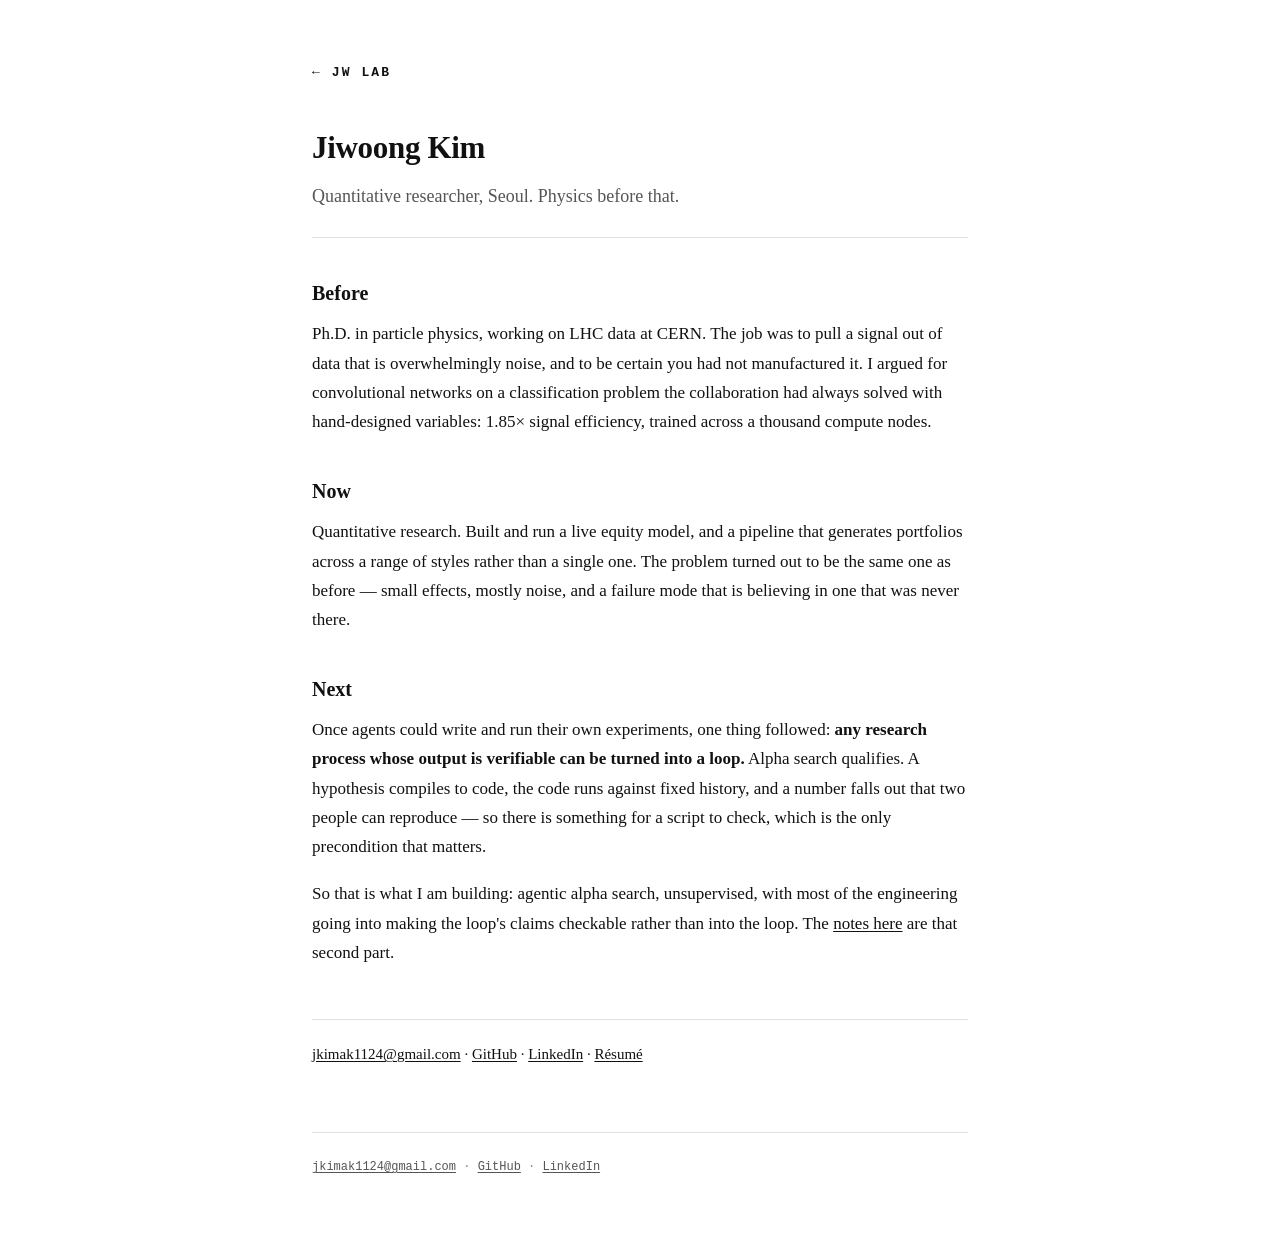
<file: about.html>
<!DOCTYPE html>
<html lang="en">
<head>
<meta charset="utf-8">
<meta name="viewport" content="width=device-width, initial-scale=1">
<title>About — JW Lab</title>
<meta name="description" content="Jiwoong Kim. Particle physics, then quantitative research, now building an agentic loop for alpha search.">
<link rel="stylesheet" href="./style.css">
<link rel="icon" href="data:image/svg+xml,%3Csvg xmlns='http://www.w3.org/2000/svg' viewBox='0 0 100 100'%3E%3Ctext x='50' y='52' font-size='116' text-anchor='middle' dominant-baseline='central'%3E%F0%9F%8D%B8%3C/text%3E%3C/svg%3E">
</head>
<body>

<div class="wrap">

<header class="site">
  <a class="site-name" href="./index.html">← JW Lab</a>
</header>

<article>

  <h1>Jiwoong Kim</h1>

  <p class="standfirst">
    Quantitative researcher, Seoul. Physics before that.
  </p>

  <h2>Before</h2>

  <p>
    Ph.D. in particle physics, working on LHC data at CERN. The job was to pull
    a signal out of data that is overwhelmingly noise, and to be certain you had
    not manufactured it. I argued for convolutional networks on a classification
    problem the collaboration had always solved with hand-designed variables:
    1.85&times; signal efficiency, trained across a thousand compute nodes.
  </p>

  <h2>Now</h2>

  <p>
    Quantitative research. Built and run a live equity model, and a pipeline
    that generates portfolios across a range of styles rather than a single one.
    The problem turned out to be the same one as before — small effects, mostly
    noise, and a failure mode that is believing in one that was never there.
  </p>

  <h2>Next</h2>

  <p>
    Once agents could write and run their own experiments, one thing followed:
    <strong>any research process whose output is verifiable can be turned into a
    loop.</strong> Alpha search qualifies. A hypothesis compiles to code, the
    code runs against fixed history, and a number falls out that two people can
    reproduce — so there is something for a script to check, which is the only
    precondition that matters.
  </p>

  <p>
    So that is what I am building: agentic alpha search, unsupervised, with most
    of the engineering going into making the loop's claims checkable rather than
    into the loop. The <a href="./index.html">notes here</a> are that second
    part.
  </p>

  <p class="post-nav">
    <a href="mailto:jkimak1124@gmail.com">jkimak1124@gmail.com</a> ·
    <a href="https://github.com/ico1036" rel="noopener">GitHub</a> ·
    <a href="https://www.linkedin.com/in/jiwoong-kim-b9934417a" rel="noopener">LinkedIn</a> ·
    <a href="https://ico1036.github.io/jiwoong-resume/" rel="noopener">Résumé</a>
  </p>

</article>

<footer class="site">
  <div>
    <a href="mailto:jkimak1124@gmail.com">jkimak1124@gmail.com</a> ·
    <a href="https://github.com/ico1036" rel="noopener">GitHub</a> ·
    <a href="https://www.linkedin.com/in/jiwoong-kim-b9934417a" rel="noopener">LinkedIn</a>
  </div>
</footer>

</div>

</body>
</html>
</file>
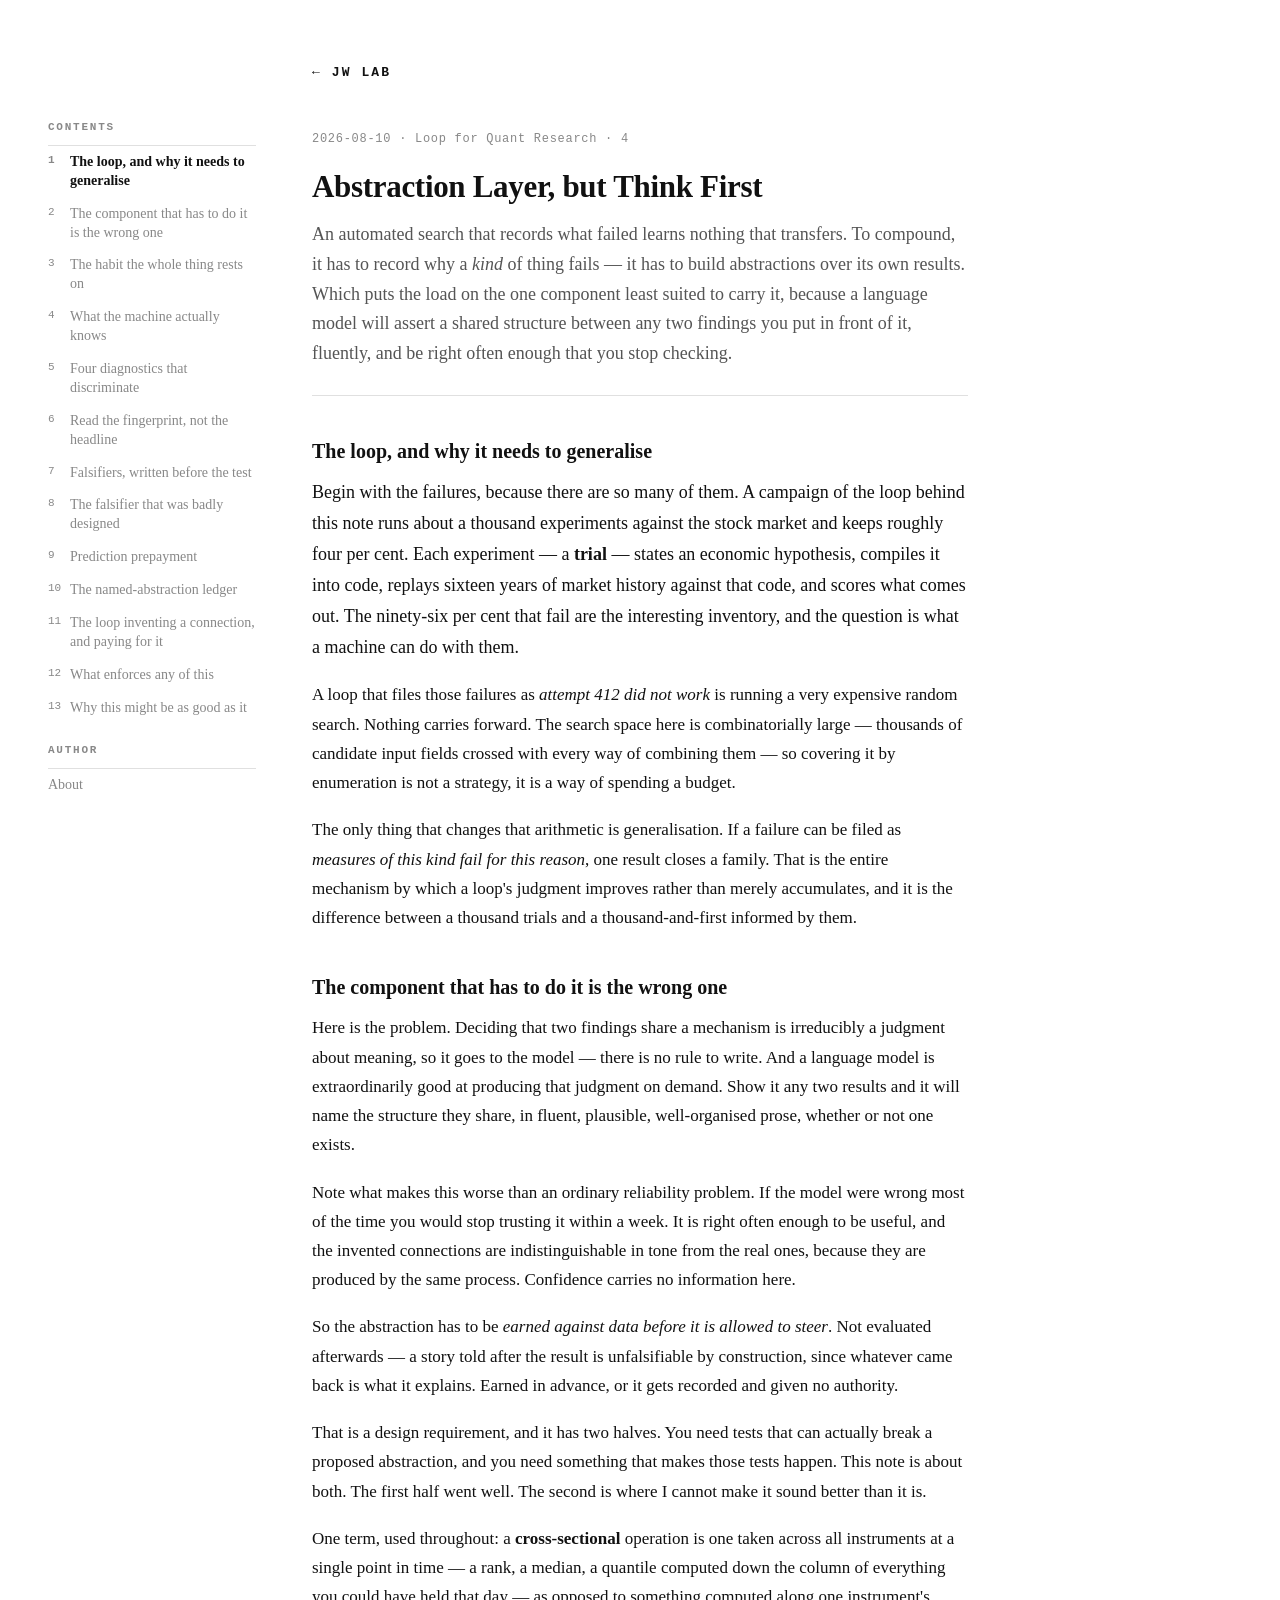
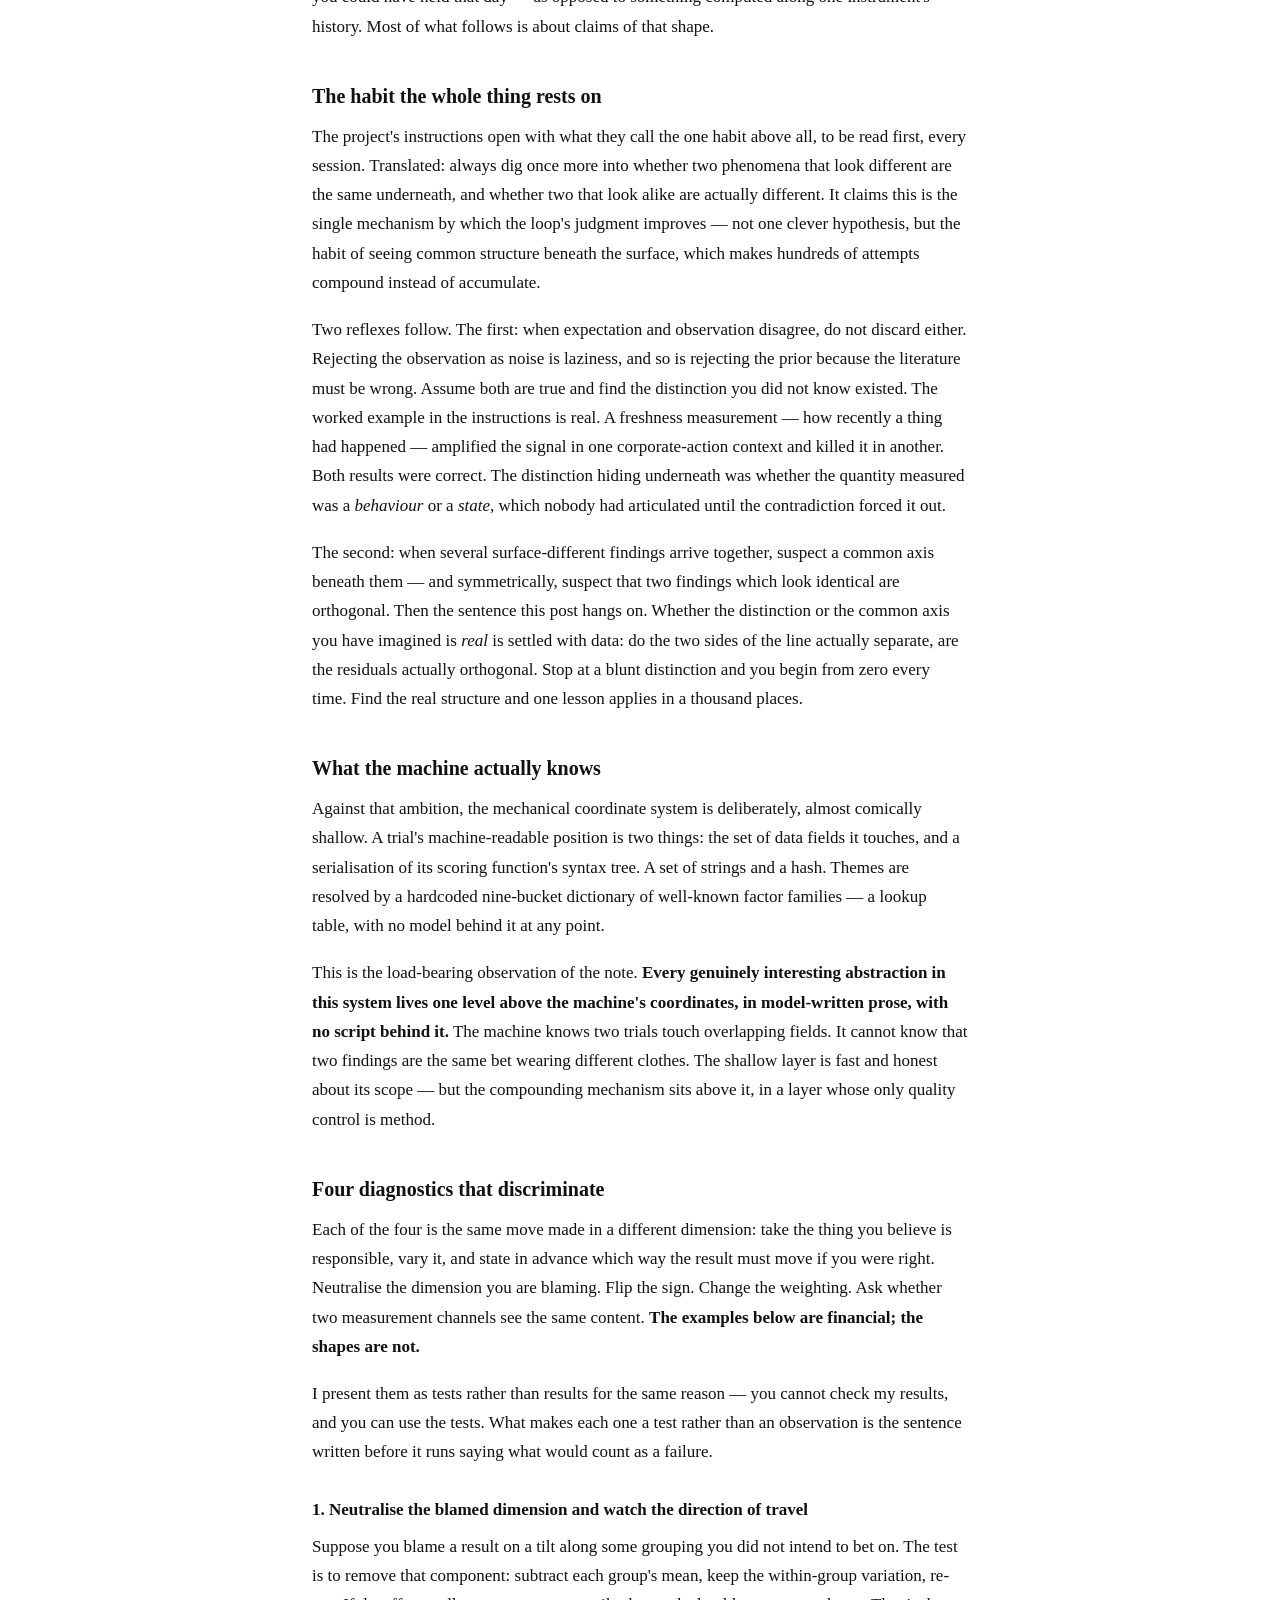
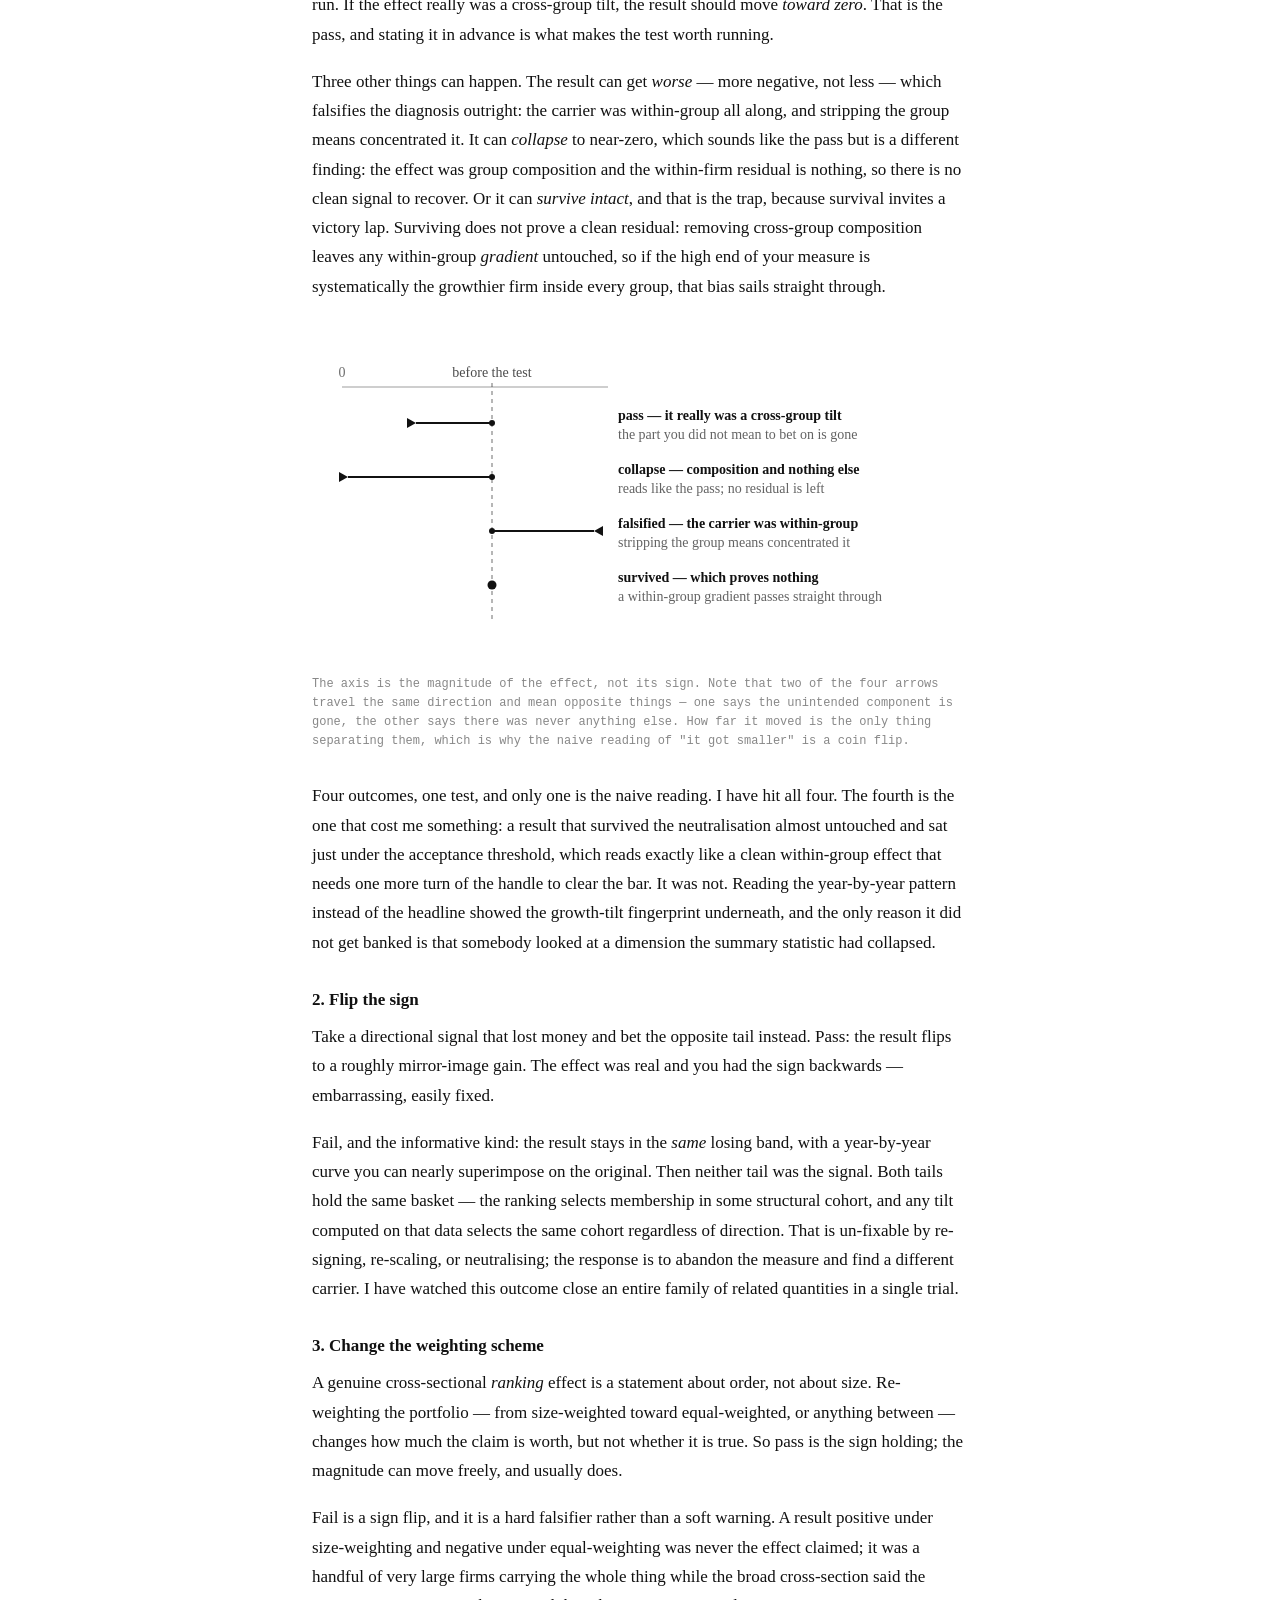
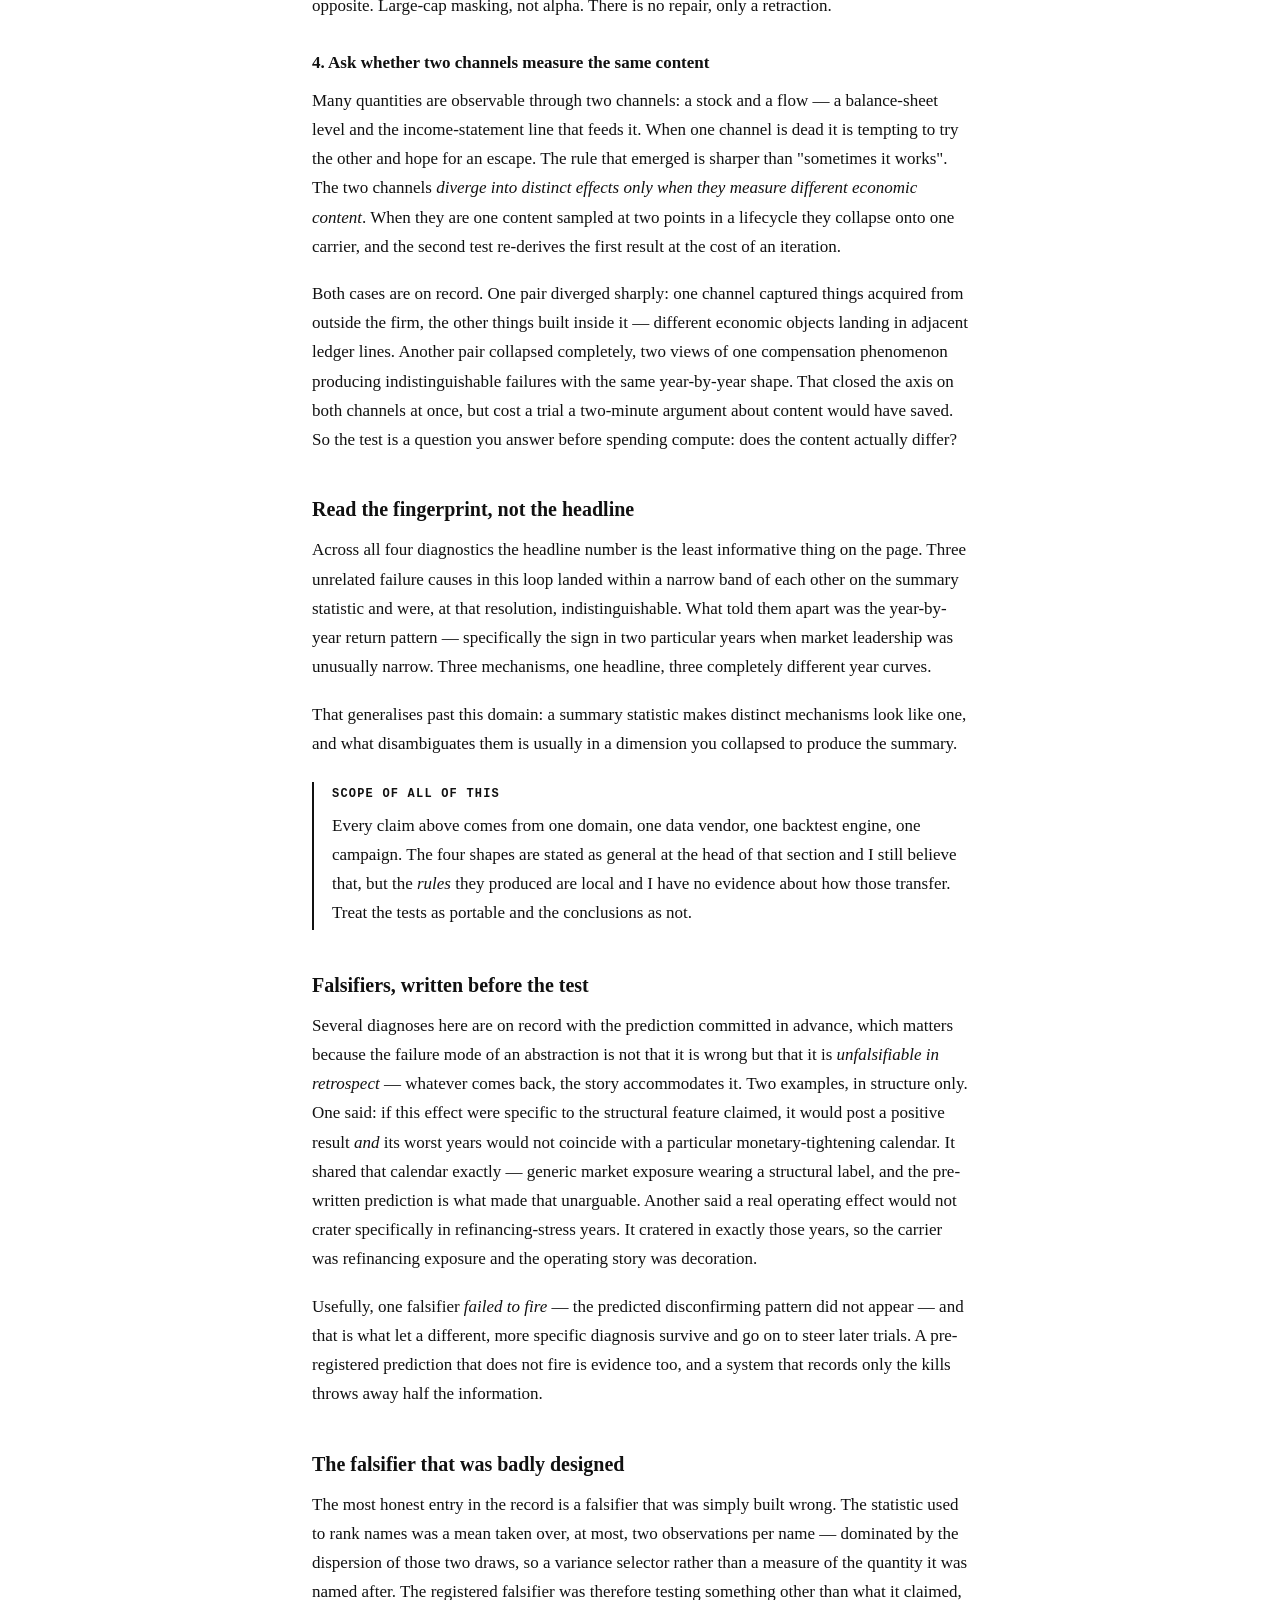
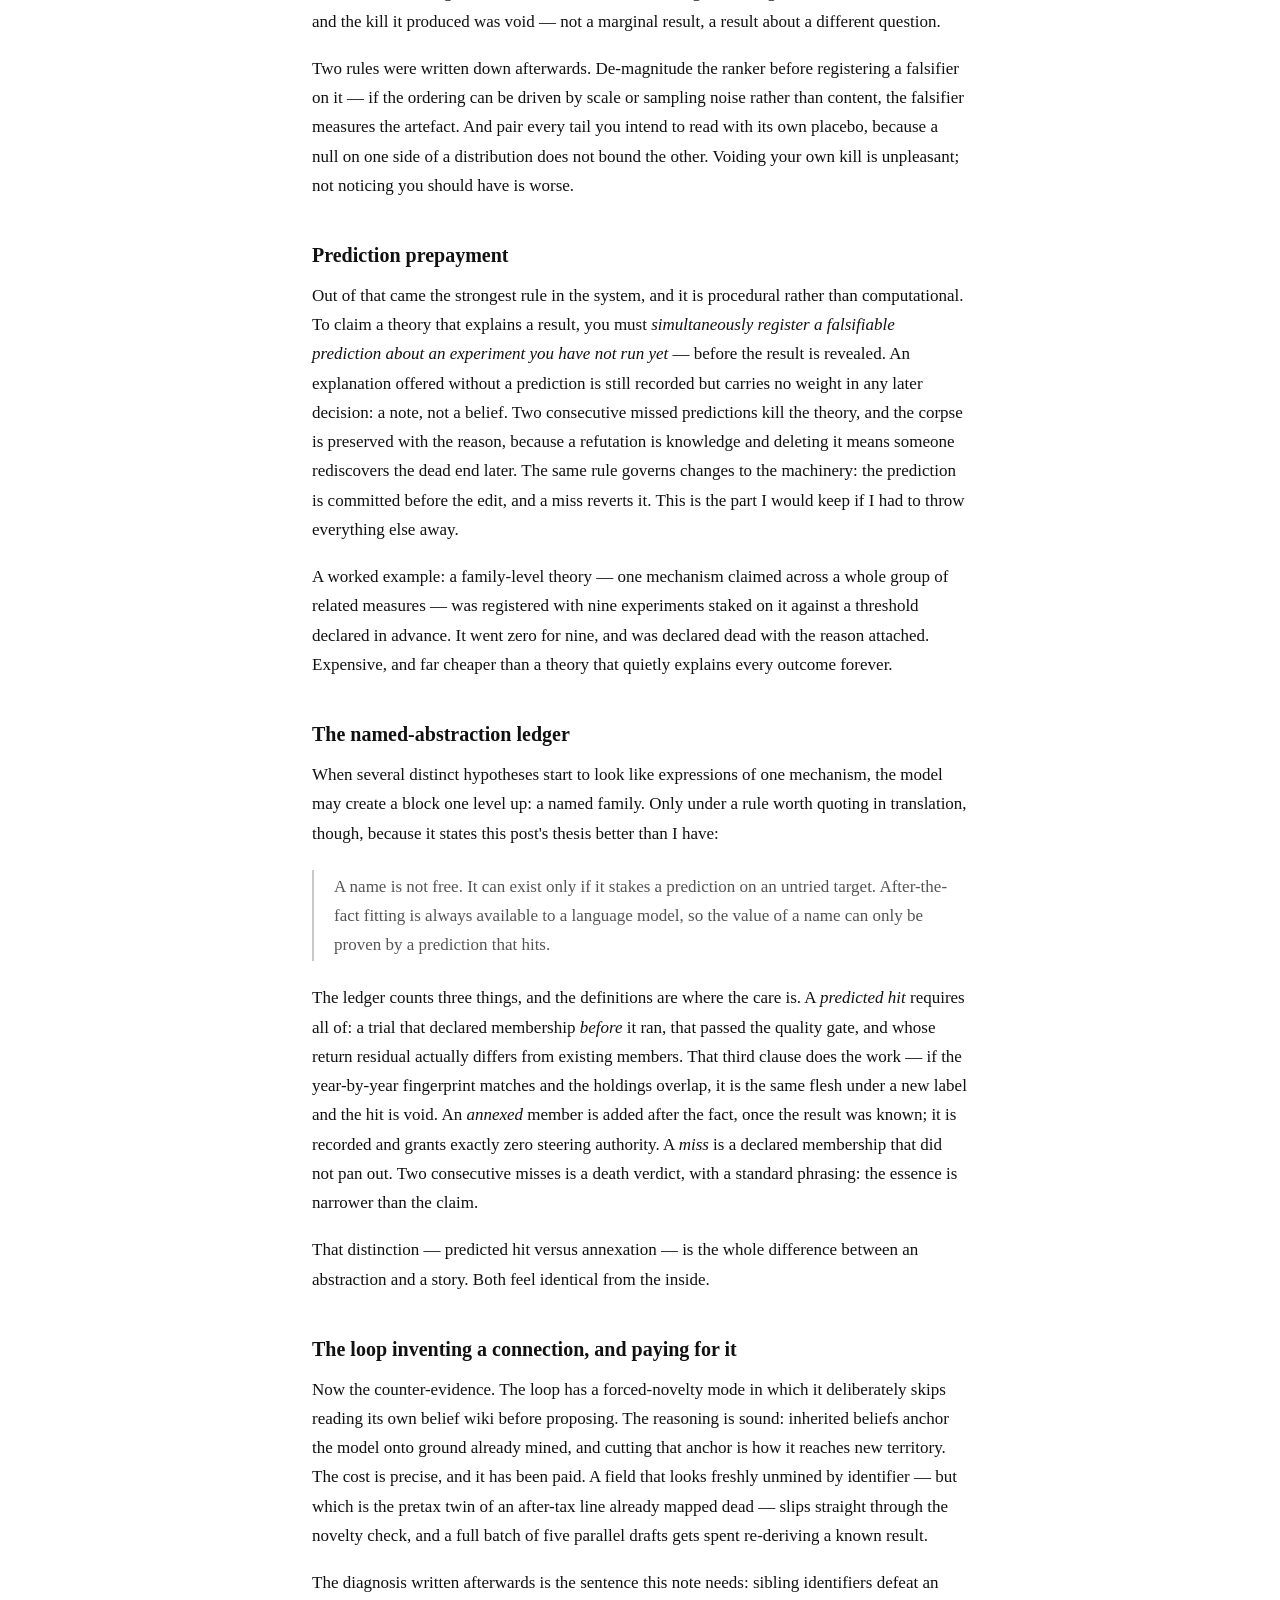
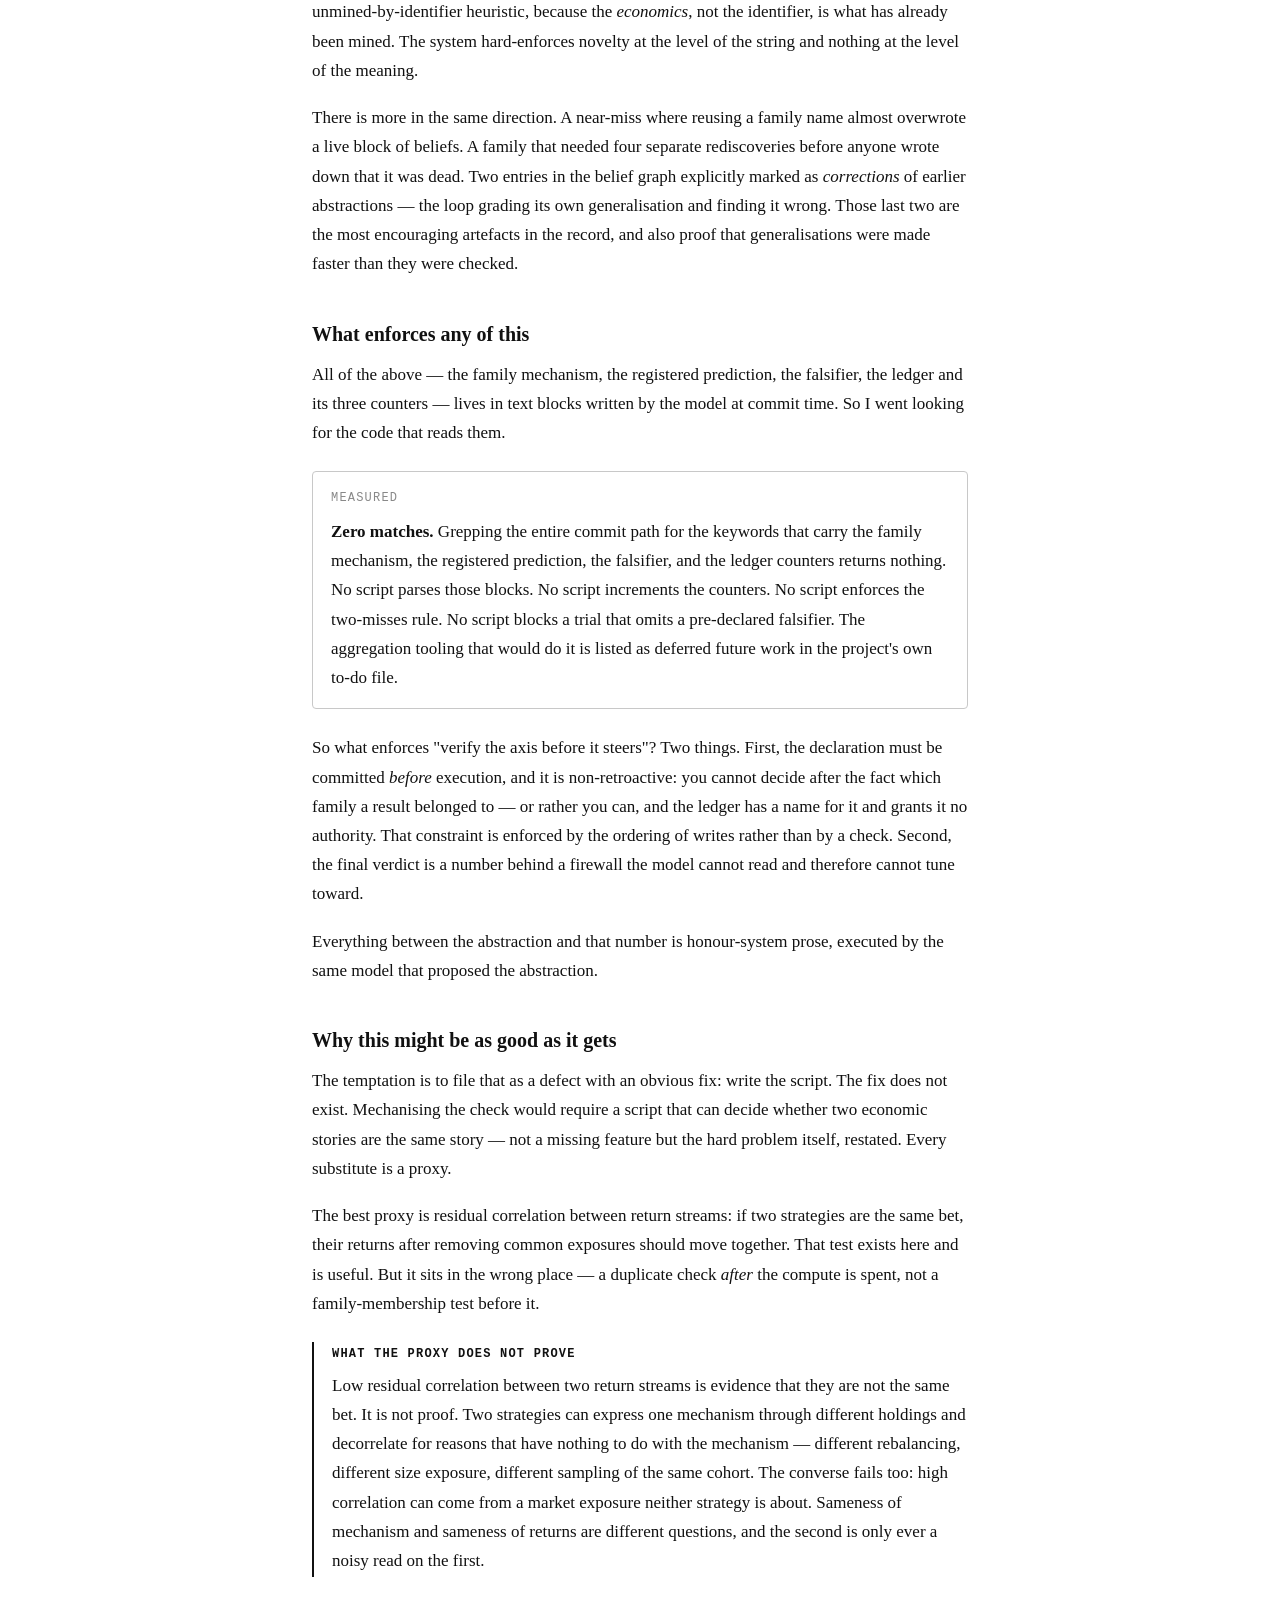
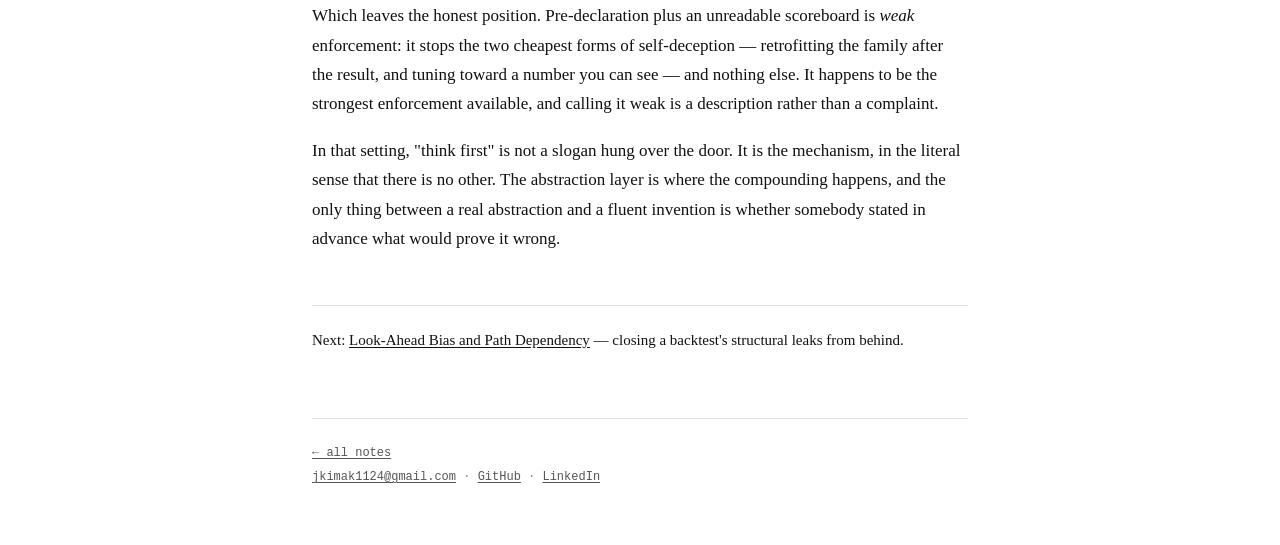
<file: posts/abstraction-but-think-first.html>
<!DOCTYPE html>
<html lang="en">
<head>
<meta charset="utf-8">
<meta name="viewport" content="width=device-width, initial-scale=1">
<title>Abstraction Layer, but Think First</title>
<meta name="description" content="Raising the abstraction of your coordinate system is the only thing that makes a research loop compound. A language model will assert a shared structure between any two findings you show it — so the abstraction has to be earned against data before it is allowed to steer, and almost nothing mechanical makes that happen.">
<link rel="stylesheet" href="../style.css">
<link rel="icon" href="data:image/svg+xml,%3Csvg xmlns='http://www.w3.org/2000/svg' viewBox='0 0 100 100'%3E%3Ctext x='50' y='52' font-size='116' text-anchor='middle' dominant-baseline='central'%3E%F0%9F%8D%B8%3C/text%3E%3C/svg%3E">
</head>
<body>

<div class="wrap">

<header class="site">
  <a class="site-name" href="../index.html">← JW Lab</a>
  <a class="hdr-about" href="../about.html">About</a>
</header>

<article>

  <nav class="rail" aria-label="contents"></nav>

  <p class="post-date">2026-08-10 · Loop for Quant Research · 4</p>
  <h1>Abstraction Layer, but Think First</h1>

  <p class="standfirst">
    An automated search that records what failed learns nothing that transfers.
    To compound, it has to record why a <em>kind</em> of thing fails — it has to
    build abstractions over its own results. Which puts the load on the one
    component least suited to carry it, because a language model will assert a
    shared structure between any two findings you put in front of it, fluently,
    and be right often enough that you stop checking.
  </p>

  <h2>The loop, and why it needs to generalise</h2>

  <p class="lede">
    Begin with the failures, because there are so many of them. A campaign of
    the loop behind this note runs about a thousand experiments against the
    stock market and keeps roughly four per cent. Each experiment — a
    <strong>trial</strong> — states an economic hypothesis, compiles it into
    code, replays sixteen years of market history against that code, and scores
    what comes out. The ninety-six per cent that fail are the interesting
    inventory, and the question is what a machine can do with them.
  </p>

  <p>
    A loop that files those failures as <em>attempt 412 did not work</em> is
    running a very expensive random search. Nothing carries forward. The search
    space here is combinatorially large — thousands of candidate input fields
    crossed with every way of combining them — so covering it by enumeration is
    not a strategy, it is a way of spending a budget.
  </p>

  <p>
    The only thing that changes that arithmetic is generalisation. If a failure
    can be filed as <em>measures of this kind fail for this reason</em>, one
    result closes a family. That is the entire mechanism by which a loop's
    judgment improves rather than merely accumulates, and it is the difference
    between a thousand trials and a thousand-and-first informed by them.
  </p>

  <h2>The component that has to do it is the wrong one</h2>

  <p>
    Here is the problem. Deciding that two findings share a mechanism is
    irreducibly a judgment about meaning, so it goes to the model — there is no
    rule to write. And a language model is extraordinarily good at producing
    that judgment on demand. Show it any two results and it will name the
    structure they share, in fluent, plausible, well-organised prose, whether or
    not one exists.
  </p>

  <p>
    Note what makes this worse than an ordinary reliability problem. If the
    model were wrong most of the time you would stop trusting it within a week.
    It is right often enough to be useful, and the invented connections are
    indistinguishable in tone from the real ones, because they are produced by
    the same process. Confidence carries no information here.
  </p>

  <p>
    So the abstraction has to be <em>earned against data before it is allowed to
    steer</em>. Not evaluated afterwards — a story told after the result is
    unfalsifiable by construction, since whatever came back is what it explains.
    Earned in advance, or it gets recorded and given no authority.
  </p>

  <p>
    That is a design requirement, and it has two halves. You need tests that can
    actually break a proposed abstraction, and you need something that makes
    those tests happen. This note is about both. The first half went well. The
    second is where I cannot make it sound better than it is.
  </p>

  <p>
    One term, used throughout: a <strong>cross-sectional</strong> operation is
    one taken across all instruments at a single point in time — a rank, a
    median, a quantile computed down the column of everything you could have
    held that day — as opposed to something computed along one instrument's
    history. Most of what follows is about claims of that shape.
  </p>

  <h2>The habit the whole thing rests on</h2>

  <p>
    The project's instructions open with what they call the one habit above all,
    to be read first, every session. Translated: always dig once more into
    whether two phenomena that look different are the same underneath, and
    whether two that look alike are actually different. It claims this is the
    single mechanism by which the loop's judgment improves — not one clever
    hypothesis, but the habit of seeing common structure beneath the surface,
    which makes hundreds of attempts compound instead of accumulate.
  </p>

  <p>
    Two reflexes follow. The first: when expectation and observation disagree,
    do not discard either. Rejecting the observation as noise is laziness, and
    so is rejecting the prior because the literature must be wrong. Assume both
    are true and find the distinction you did not know existed. The worked
    example in the instructions is real. A freshness measurement — how recently
    a thing had happened — amplified the signal in one corporate-action context
    and killed it in another. Both results were correct. The distinction hiding
    underneath was whether the quantity measured was a <em>behaviour</em> or a
    <em>state</em>, which nobody had articulated until the contradiction forced
    it out.
  </p>

  <p>
    The second: when several surface-different findings arrive together, suspect
    a common axis beneath them — and symmetrically, suspect that two findings
    which look identical are orthogonal. Then the sentence this post hangs on.
    Whether the distinction or the common axis you have imagined is
    <em>real</em> is settled with data: do the two sides of the line actually
    separate, are the residuals actually orthogonal. Stop at a blunt distinction
    and you begin from zero every time. Find the real structure and one lesson
    applies in a thousand places.
  </p>

  <h2>What the machine actually knows</h2>

  <p>
    Against that ambition, the mechanical coordinate system is deliberately,
    almost comically shallow. A trial's machine-readable position is two things:
    the set of data fields it touches, and a serialisation of its scoring
    function's syntax tree. A set of strings and a hash. Themes are resolved by
    a hardcoded nine-bucket dictionary of well-known factor families — a lookup
    table, with no model behind it at any point.
  </p>

  <p>
    This is the load-bearing observation of the note. <strong>Every genuinely
    interesting abstraction in this system lives one level above the machine's
    coordinates, in model-written prose, with no script behind it.</strong> The
    machine knows two trials touch overlapping fields. It cannot know that two
    findings are the same bet wearing different clothes. The shallow layer is
    fast and honest about its scope — but the compounding mechanism sits above
    it, in a layer whose only quality control is method.
  </p>

  <h2>Four diagnostics that discriminate</h2>

  <p>
    Each of the four is the same move made in a different dimension: take the
    thing you believe is responsible, vary it, and state in advance which way
    the result must move if you were right. Neutralise the dimension you are
    blaming. Flip the sign. Change the weighting. Ask whether two measurement
    channels see the same content. <strong>The examples below are financial; the
    shapes are not.</strong>
  </p>

  <p>
    I present them as tests rather than results for the same reason — you cannot
    check my results, and you can use the tests. What makes each one a test
    rather than an observation is the sentence written before it runs saying
    what would count as a failure.
  </p>

  <h3>1. Neutralise the blamed dimension and watch the direction of travel</h3>

  <p>
    Suppose you blame a result on a tilt along some grouping you did not intend
    to bet on. The test is to remove that component: subtract each group's mean,
    keep the within-group variation, re-run. If the effect really was a
    cross-group tilt, the result should move <em>toward zero</em>. That is the
    pass, and stating it in advance is what makes the test worth running.
  </p>

  <p>
    Three other things can happen. The result can get <em>worse</em> — more
    negative, not less — which falsifies the diagnosis outright: the carrier was
    within-group all along, and stripping the group means concentrated it. It
    can <em>collapse</em> to near-zero, which sounds like the pass but is a
    different finding: the effect was group composition and the within-firm
    residual is nothing, so there is no clean signal to recover. Or it can
    <em>survive intact</em>, and that is the trap, because survival invites a
    victory lap. Surviving does not prove a clean residual: removing cross-group
    composition leaves any within-group <em>gradient</em> untouched, so if the
    high end of your measure is systematically the growthier firm inside every
    group, that bias sails straight through.
  </p>

  <figure>
    <div class="fig-scroll">
      <svg viewBox="0 0 656 334" role="img" aria-label="Four outcomes of one neutralisation test, drawn on an axis of effect magnitude. Two outcomes move toward zero and mean different things; one moves away, falsifying the diagnosis; one does not move, which proves nothing.">
      <line x1="30" y1="56" x2="296" y2="56" stroke="currentColor" stroke-width="1.2" opacity=".4"/>
      <text x="30" y="46" font-size="14" fill="currentColor" opacity=".6" text-anchor="middle">0</text>
      <line x1="180" y1="52" x2="180" y2="290" stroke="currentColor" stroke-width="1.2" stroke-dasharray="4 4" opacity=".5"/>
      <text x="180" y="46" font-size="14" fill="currentColor" opacity=".75" text-anchor="middle">before the test</text>
      <line x1="180" y1="92" x2="104" y2="92" stroke="currentColor" stroke-width="2"/>
      <path d="M104 92 l-9 -5 l0 10 z" fill="currentColor"/>
      <circle cx="180" cy="92" r="3" fill="currentColor"/>
      <text x="306" y="89" font-size="14" font-weight="600" fill="currentColor">pass — it really was a cross-group tilt</text>
      <text x="306" y="108" font-size="14" fill="currentColor" opacity=".65">the part you did not mean to bet on is gone</text>
      <line x1="180" y1="146" x2="36" y2="146" stroke="currentColor" stroke-width="2"/>
      <path d="M36 146 l-9 -5 l0 10 z" fill="currentColor"/>
      <circle cx="180" cy="146" r="3" fill="currentColor"/>
      <text x="306" y="143" font-size="14" font-weight="600" fill="currentColor">collapse — composition and nothing else</text>
      <text x="306" y="162" font-size="14" fill="currentColor" opacity=".65">reads like the pass; no residual is left</text>
      <line x1="180" y1="200" x2="282" y2="200" stroke="currentColor" stroke-width="2"/>
      <path d="M282 200 l9 -5 l0 10 z" fill="currentColor"/>
      <circle cx="180" cy="200" r="3" fill="currentColor"/>
      <text x="306" y="197" font-size="14" font-weight="600" fill="currentColor">falsified — the carrier was within-group</text>
      <text x="306" y="216" font-size="14" fill="currentColor" opacity=".65">stripping the group means concentrated it</text>
      <circle cx="180" cy="254" r="4.5" fill="currentColor"/>
      <text x="306" y="251" font-size="14" font-weight="600" fill="currentColor">survived — which proves nothing</text>
      <text x="306" y="270" font-size="14" fill="currentColor" opacity=".65">a within-group gradient passes straight through</text>
      </svg>
    </div>
    <figcaption>
      The axis is the magnitude of the effect, not its sign. Note that two of
      the four arrows travel the same direction and mean opposite things — one
      says the unintended component is gone, the other says there was never
      anything else. How far it moved is the only thing separating them, which
      is why the naive reading of "it got smaller" is a coin flip.
    </figcaption>
  </figure>

  <p>
    Four outcomes, one test, and only one is the naive reading. I have hit all
    four. The fourth is the one that cost me something: a result that survived
    the neutralisation almost untouched and sat just under the acceptance
    threshold, which reads exactly like a clean within-group effect that needs
    one more turn of the handle to clear the bar. It was not. Reading the
    year-by-year pattern instead of the headline showed the growth-tilt
    fingerprint underneath, and the only reason it did not get banked is that
    somebody looked at a dimension the summary statistic had collapsed.
  </p>

  <h3>2. Flip the sign</h3>

  <p>
    Take a directional signal that lost money and bet the opposite tail instead.
    Pass: the result flips to a roughly mirror-image gain. The effect was real
    and you had the sign backwards — embarrassing, easily fixed.
  </p>

  <p>
    Fail, and the informative kind: the result stays in the <em>same</em> losing
    band, with a year-by-year curve you can nearly superimpose on the original.
    Then neither tail was the signal. Both tails hold the same basket — the
    ranking selects membership in some structural cohort, and any tilt computed
    on that data selects the same cohort regardless of direction. That is
    un-fixable by re-signing, re-scaling, or neutralising; the response is to
    abandon the measure and find a different carrier. I have watched this
    outcome close an entire family of related quantities in a single trial.
  </p>

  <h3>3. Change the weighting scheme</h3>

  <p>
    A genuine cross-sectional <em>ranking</em> effect is a statement about
    order, not about size. Re-weighting the portfolio — from size-weighted
    toward equal-weighted, or anything between — changes how much the claim is
    worth, but not whether it is true. So pass is the sign holding; the
    magnitude can move freely, and usually does.
  </p>

  <p>
    Fail is a sign flip, and it is a hard falsifier rather than a soft warning.
    A result positive under size-weighting and negative under equal-weighting
    was never the effect claimed; it was a handful of very large firms carrying
    the whole thing while the broad cross-section said the opposite. Large-cap
    masking, not alpha. There is no repair, only a retraction.
  </p>

  <h3>4. Ask whether two channels measure the same content</h3>

  <p>
    Many quantities are observable through two channels: a stock and a flow — a
    balance-sheet level and the income-statement line that feeds it. When one
    channel is dead it is tempting to try the other and hope for an escape. The
    rule that emerged is sharper than "sometimes it works". The two channels
    <em>diverge into distinct effects only when they measure different economic
    content</em>. When they are one content sampled at two points in a lifecycle
    they collapse onto one carrier, and the second test re-derives the first
    result at the cost of an iteration.
  </p>

  <p>
    Both cases are on record. One pair diverged sharply: one channel captured
    things acquired from outside the firm, the other things built inside it —
    different economic objects landing in adjacent ledger lines. Another pair
    collapsed completely, two views of one compensation phenomenon producing
    indistinguishable failures with the same year-by-year shape. That closed the
    axis on both channels at once, but cost a trial a two-minute argument about
    content would have saved. So the test is a question you answer before
    spending compute: does the content actually differ?
  </p>

  <h2>Read the fingerprint, not the headline</h2>

  <p>
    Across all four diagnostics the headline number is the least informative
    thing on the page. Three unrelated failure causes in this loop landed within
    a narrow band of each other on the summary statistic and were, at that
    resolution, indistinguishable. What told them apart was the year-by-year
    return pattern — specifically the sign in two particular years when market
    leadership was unusually narrow. Three mechanisms, one headline, three
    completely different year curves.
  </p>

  <p>
    That generalises past this domain: a summary statistic makes distinct
    mechanisms look like one, and what disambiguates them is usually in a
    dimension you collapsed to produce the summary.
  </p>

  <div class="caveat">
    <span class="lbl">Scope of all of this</span>
    <p>
      Every claim above comes from one domain, one data vendor, one backtest
      engine, one campaign. The four shapes are stated as general at the head of
      that section and I still believe that, but the <em>rules</em> they
      produced are local and I have no evidence about how those transfer. Treat
      the tests as portable and the conclusions as not.
    </p>
  </div>

  <h2>Falsifiers, written before the test</h2>

  <p>
    Several diagnoses here are on record with the prediction committed in
    advance, which matters because the failure mode of an abstraction is not
    that it is wrong but that it is <em>unfalsifiable in retrospect</em> —
    whatever comes back, the story accommodates it. Two examples, in structure
    only. One said: if this effect were specific to
    the structural feature claimed, it would post a positive result <em>and</em>
    its worst years would not coincide with a particular monetary-tightening
    calendar. It shared that calendar exactly — generic market exposure wearing
    a structural label, and the pre-written prediction is what made that
    unarguable. Another said a real operating effect would not crater
    specifically in refinancing-stress years. It cratered in exactly those
    years, so the carrier was refinancing exposure and the operating story was
    decoration.
  </p>

  <p>
    Usefully, one falsifier <em>failed to fire</em> — the predicted
    disconfirming pattern did not appear — and that is what let a different,
    more specific diagnosis survive and go on to steer later trials. A
    pre-registered prediction that does not fire is evidence too, and a system
    that records only the kills throws away half the information.
  </p>

  <h2>The falsifier that was badly designed</h2>

  <p>
    The most honest entry in the record is a falsifier that was simply built
    wrong. The statistic used to rank names was a mean taken over, at most, two
    observations per name — dominated by the dispersion of those two draws, so a
    variance selector rather than a measure of the quantity it was named after.
    The registered falsifier was therefore testing something other than what it
    claimed, and the kill it produced was void — not a marginal result, a result
    about a different question.
  </p>

  <p>
    Two rules were written down afterwards. De-magnitude the ranker before
    registering a falsifier on it — if the ordering can be driven by scale or
    sampling noise rather than content, the falsifier measures the artefact. And
    pair every tail you intend to read with its own placebo, because a null on
    one side of a distribution does not bound the other. Voiding your own kill
    is unpleasant; not noticing you should have is worse.
  </p>

  <h2>Prediction prepayment</h2>

  <p>
    Out of that came the strongest rule in the system, and it is procedural
    rather than computational. To claim a theory that explains a result, you
    must <em>simultaneously register a falsifiable prediction about an
    experiment you have not run yet</em> — before the result is revealed. An
    explanation offered without a prediction is still recorded but carries no
    weight in any later decision: a note, not a belief. Two consecutive missed
    predictions kill the theory, and the corpse is preserved with the reason,
    because a refutation is knowledge and deleting it means someone rediscovers
    the dead end later. The same rule governs changes to the machinery: the
    prediction is committed before the edit, and a miss reverts it. This is the
    part I would keep if I had to throw everything else away.
  </p>

  <p>
    A worked example: a family-level theory — one mechanism claimed across a
    whole group of related measures — was registered with nine experiments
    staked on it against a threshold declared in advance. It went zero for nine,
    and was declared dead with the reason attached. Expensive, and far cheaper
    than a theory that quietly explains every outcome forever.
  </p>

  <h2>The named-abstraction ledger</h2>

  <p>
    When several distinct hypotheses start to look like expressions of one
    mechanism, the model may create a block one level up: a named family. Only
    under a rule worth quoting in translation, though, because it states this
    post's thesis better than I have:
  </p>

  <blockquote>
    <p>
      A name is not free. It can exist only if it stakes a prediction on an
      untried target. After-the-fact fitting is always available to a language
      model, so the value of a name can only be proven by a prediction that
      hits.
    </p>
  </blockquote>

  <p>
    The ledger counts three things, and the definitions are where the care is. A
    <em>predicted hit</em> requires all of: a trial that declared membership
    <em>before</em> it ran, that passed the quality gate, and whose return
    residual actually differs from existing members. That third clause does the
    work — if the year-by-year fingerprint matches and the holdings overlap, it
    is the same flesh under a new label and the hit is void. An <em>annexed</em>
    member is added after the fact, once the result was known; it is recorded
    and grants exactly zero steering authority. A <em>miss</em> is a declared
    membership that did not pan out. Two consecutive misses is a death verdict,
    with a standard phrasing: the essence is narrower than the claim.
  </p>

  <p>
    That distinction — predicted hit versus annexation — is the whole difference
    between an abstraction and a story. Both feel identical from the inside.
  </p>

  <h2>The loop inventing a connection, and paying for it</h2>

  <p>
    Now the counter-evidence. The loop has a forced-novelty mode in which it
    deliberately skips reading its own belief wiki before proposing. The
    reasoning is sound: inherited beliefs anchor the model onto ground already
    mined, and cutting that anchor is how it reaches new territory. The cost is
    precise, and it has been paid. A field that looks freshly unmined by
    identifier — but which is the pretax twin of an after-tax line already
    mapped dead — slips straight through the novelty check, and a full batch of
    five parallel drafts gets spent re-deriving a known result.
  </p>

  <p>
    The diagnosis written afterwards is the sentence this note needs: sibling
    identifiers defeat an unmined-by-identifier heuristic, because the
    <em>economics</em>, not the identifier, is what has already been mined. The
    system hard-enforces novelty at the level of the string and nothing at the
    level of the meaning.
  </p>

  <p>
    There is more in the same direction. A near-miss where reusing a family name
    almost overwrote a live block of beliefs. A family that needed four separate
    rediscoveries before anyone wrote down that it was dead. Two entries in the
    belief graph explicitly marked as <em>corrections</em> of earlier
    abstractions — the loop grading its own generalisation and finding it wrong.
    Those last two are the most encouraging artefacts in the record, and also
    proof that generalisations were made faster than they were checked.
  </p>

  <h2>What enforces any of this</h2>

  <p>
    All of the above — the family mechanism, the registered prediction, the
    falsifier, the ledger and its three counters — lives in text blocks written
    by the model at commit time. So I went looking for the code that reads them.
  </p>

  <div class="measured">
    <span class="lbl">Measured</span>
    <p>
      <strong>Zero matches.</strong> Grepping the entire commit path for the
      keywords that carry the family mechanism, the registered prediction, the
      falsifier, and the ledger counters returns nothing. No script parses those
      blocks. No script increments the counters. No script enforces the
      two-misses rule. No script blocks a trial that omits a pre-declared
      falsifier. The aggregation tooling that would do it is listed as deferred
      future work in the project's own to-do file.
    </p>
  </div>

  <p>
    So what enforces "verify the axis before it steers"? Two things. First, the
    declaration must be committed <em>before</em> execution, and it is
    non-retroactive: you cannot decide after the fact which family a result
    belonged to — or rather you can, and the ledger has a name for it and grants
    it no authority. That constraint is enforced by the ordering of writes
    rather than by a check. Second, the final verdict is a number behind a
    firewall the model cannot read and therefore cannot tune toward.
  </p>

  <p>
    Everything between the abstraction and that number is honour-system prose,
    executed by the same model that proposed the abstraction.
  </p>

  <h2>Why this might be as good as it gets</h2>

  <p>
    The temptation is to file that as a defect with an obvious fix: write the
    script. The fix does not exist. Mechanising the check would require a script
    that can decide whether two economic stories are the same story — not a
    missing feature but the hard problem itself, restated. Every substitute is a
    proxy.
  </p>

  <p>
    The best proxy is residual correlation between return streams: if two
    strategies are the same bet, their returns after removing common exposures
    should move together. That test exists here and is useful. But it sits in
    the wrong place — a duplicate check <em>after</em> the compute is spent, not
    a family-membership test before it.
  </p>

  <div class="caveat">
    <span class="lbl">What the proxy does not prove</span>
    <p>
      Low residual correlation between two return streams is evidence that they
      are not the same bet. It is not proof. Two strategies can express one
      mechanism through different holdings and decorrelate for reasons that have
      nothing to do with the mechanism — different rebalancing, different size
      exposure, different sampling of the same cohort. The converse fails too:
      high correlation can come from a market exposure neither strategy is
      about. Sameness of mechanism and sameness of returns are different
      questions, and the second is only ever a noisy read on the first.
    </p>
  </div>

  <p>
    Which leaves the honest position. Pre-declaration plus an unreadable
    scoreboard is <em>weak</em> enforcement: it stops the two cheapest forms of
    self-deception — retrofitting the family after the result, and tuning toward
    a number you can see — and nothing else. It happens to be the strongest
    enforcement available, and calling it weak is a description rather than a
    complaint.
  </p>

  <p>
    In that setting, "think first" is not a slogan hung over the door. It is the
    mechanism, in the literal sense that there is no other. The abstraction
    layer is where the compounding happens, and the only thing between a real
    abstraction and a fluent invention is whether somebody stated in advance
    what would prove it wrong.
  </p>

  <div class="post-nav">
    Next: <a href="./lookahead-and-path-dependency.html">Look-Ahead Bias and Path Dependency</a> —
    closing a backtest's structural leaks from behind.
  </div>

</article>

<footer class="site">
  <div><a href="../index.html">← all notes</a></div>
  <div>
    <a href="mailto:jkimak1124@gmail.com">jkimak1124@gmail.com</a> ·
    <a href="https://github.com/ico1036" rel="noopener">GitHub</a> ·
    <a href="https://www.linkedin.com/in/jiwoong-kim-b9934417a" rel="noopener">LinkedIn</a>
  </div>
</footer>

</div>

<script src="../toc.js" defer></script>
</body>
</html>
</file>
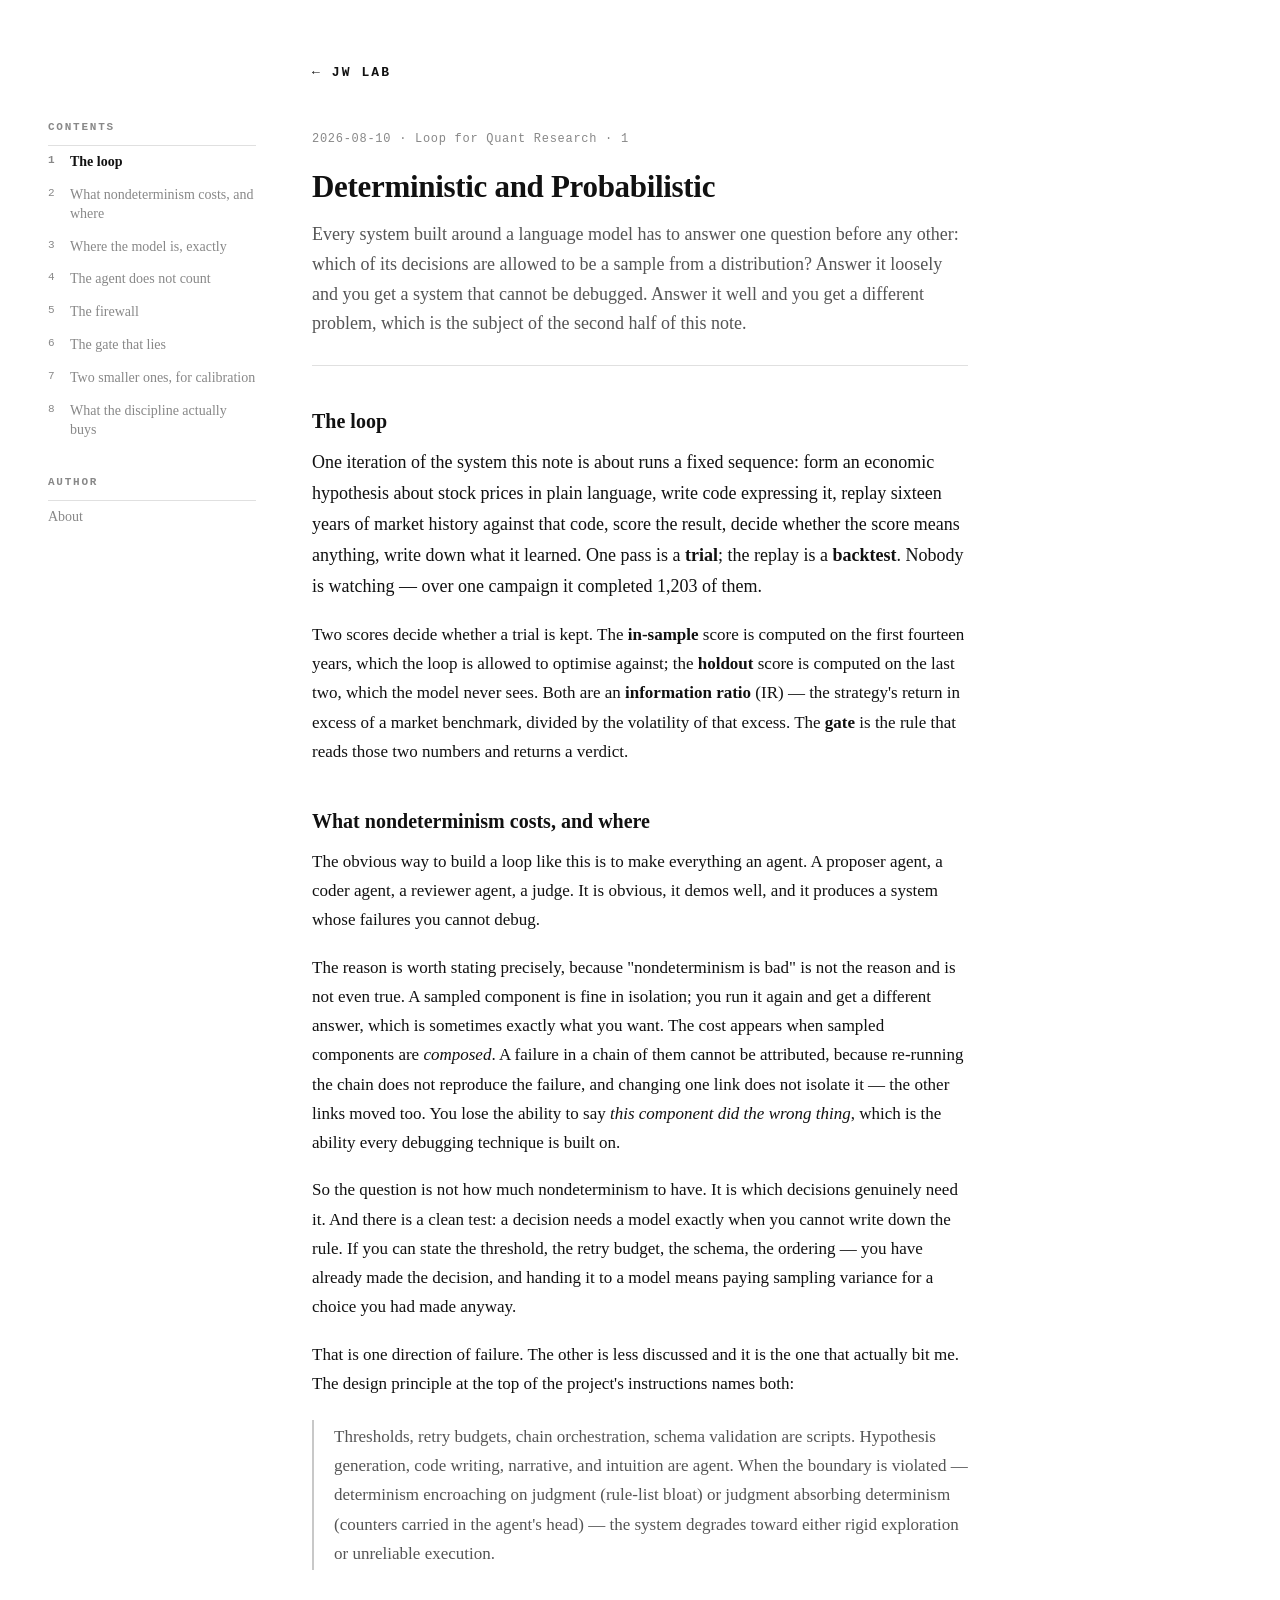
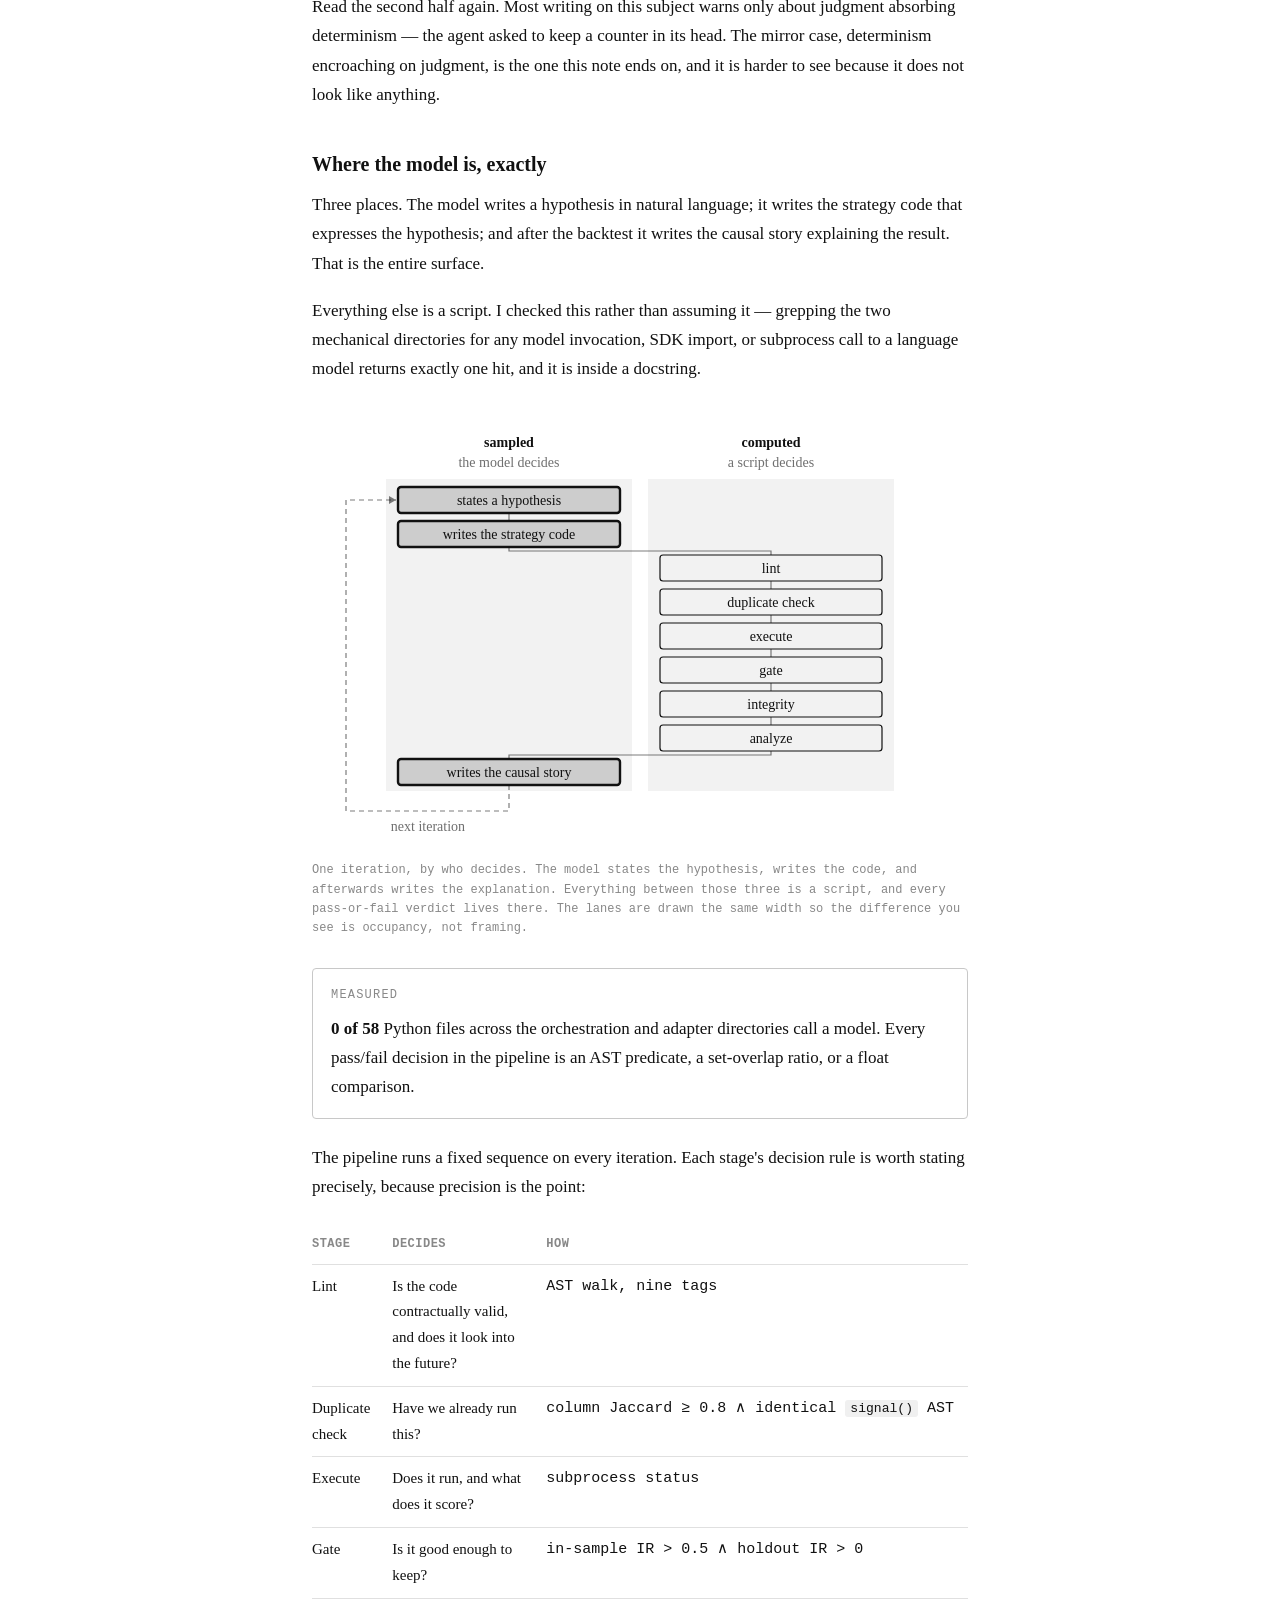
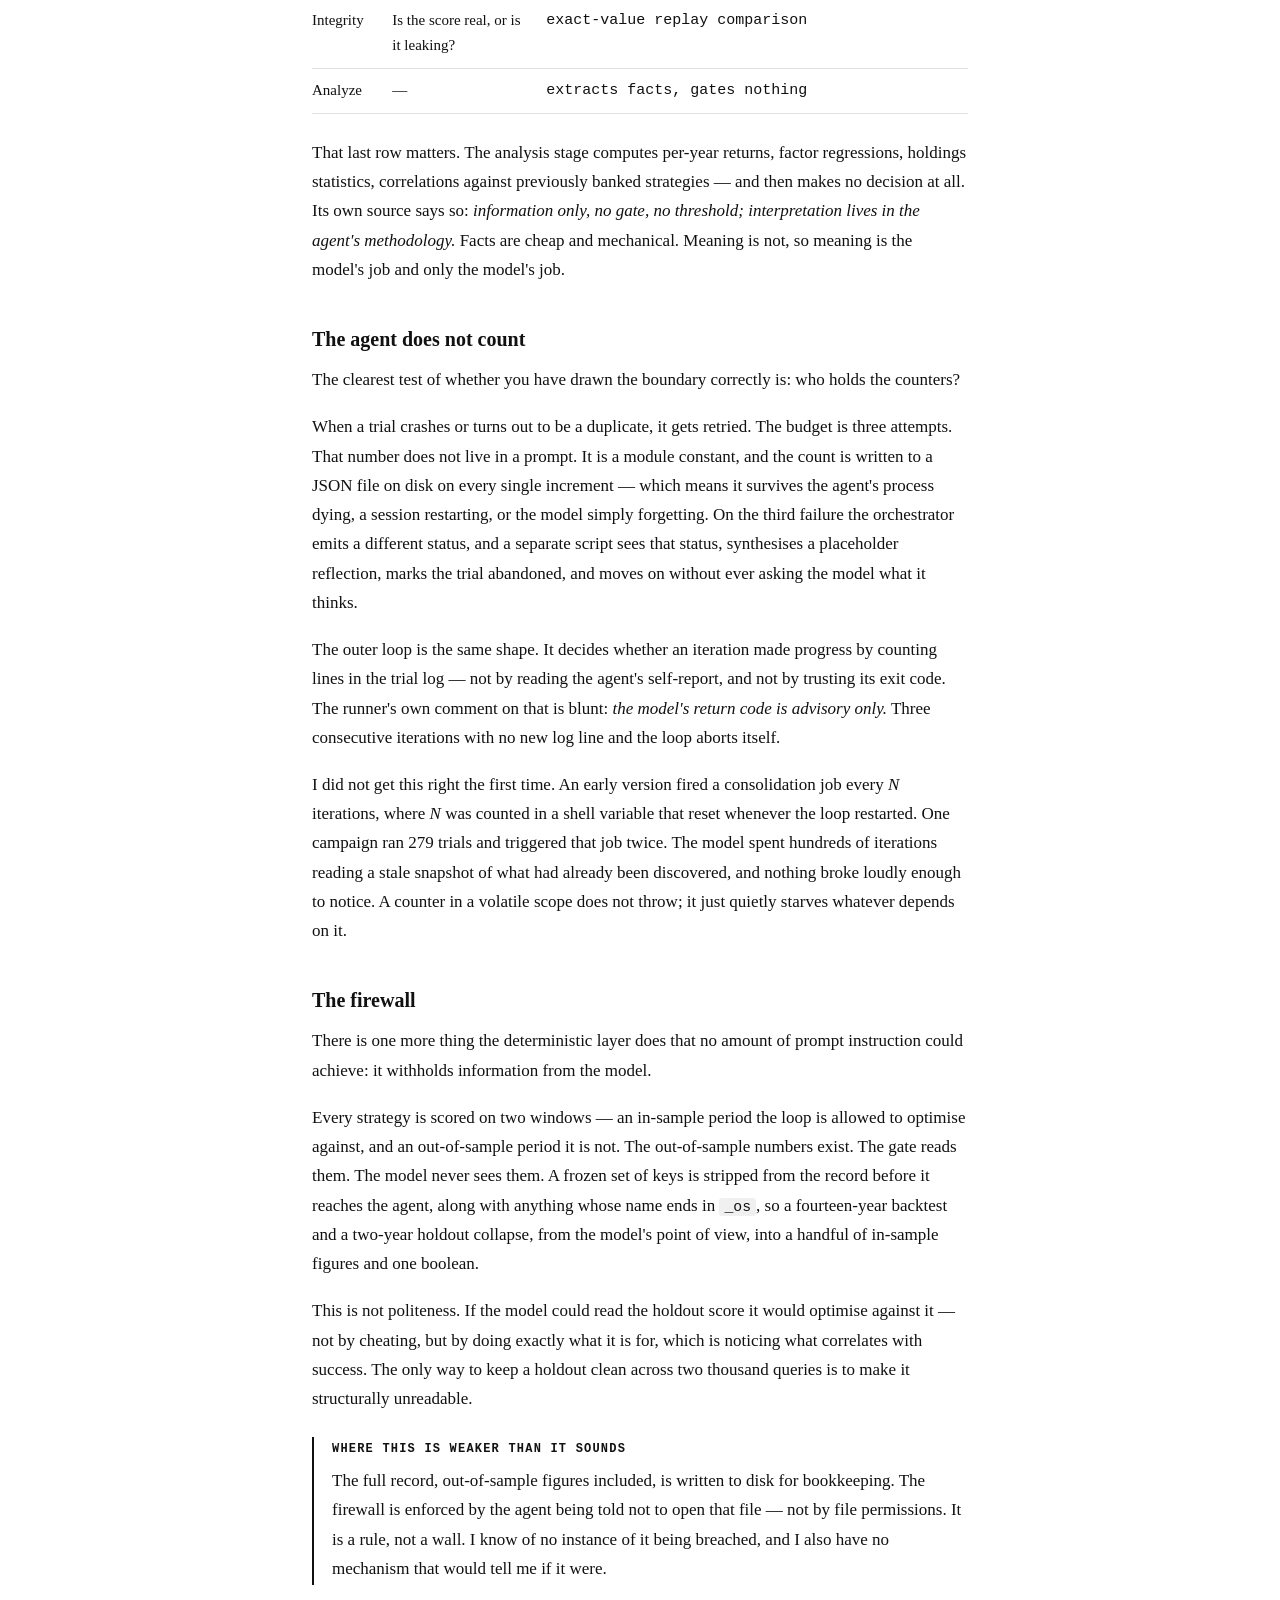
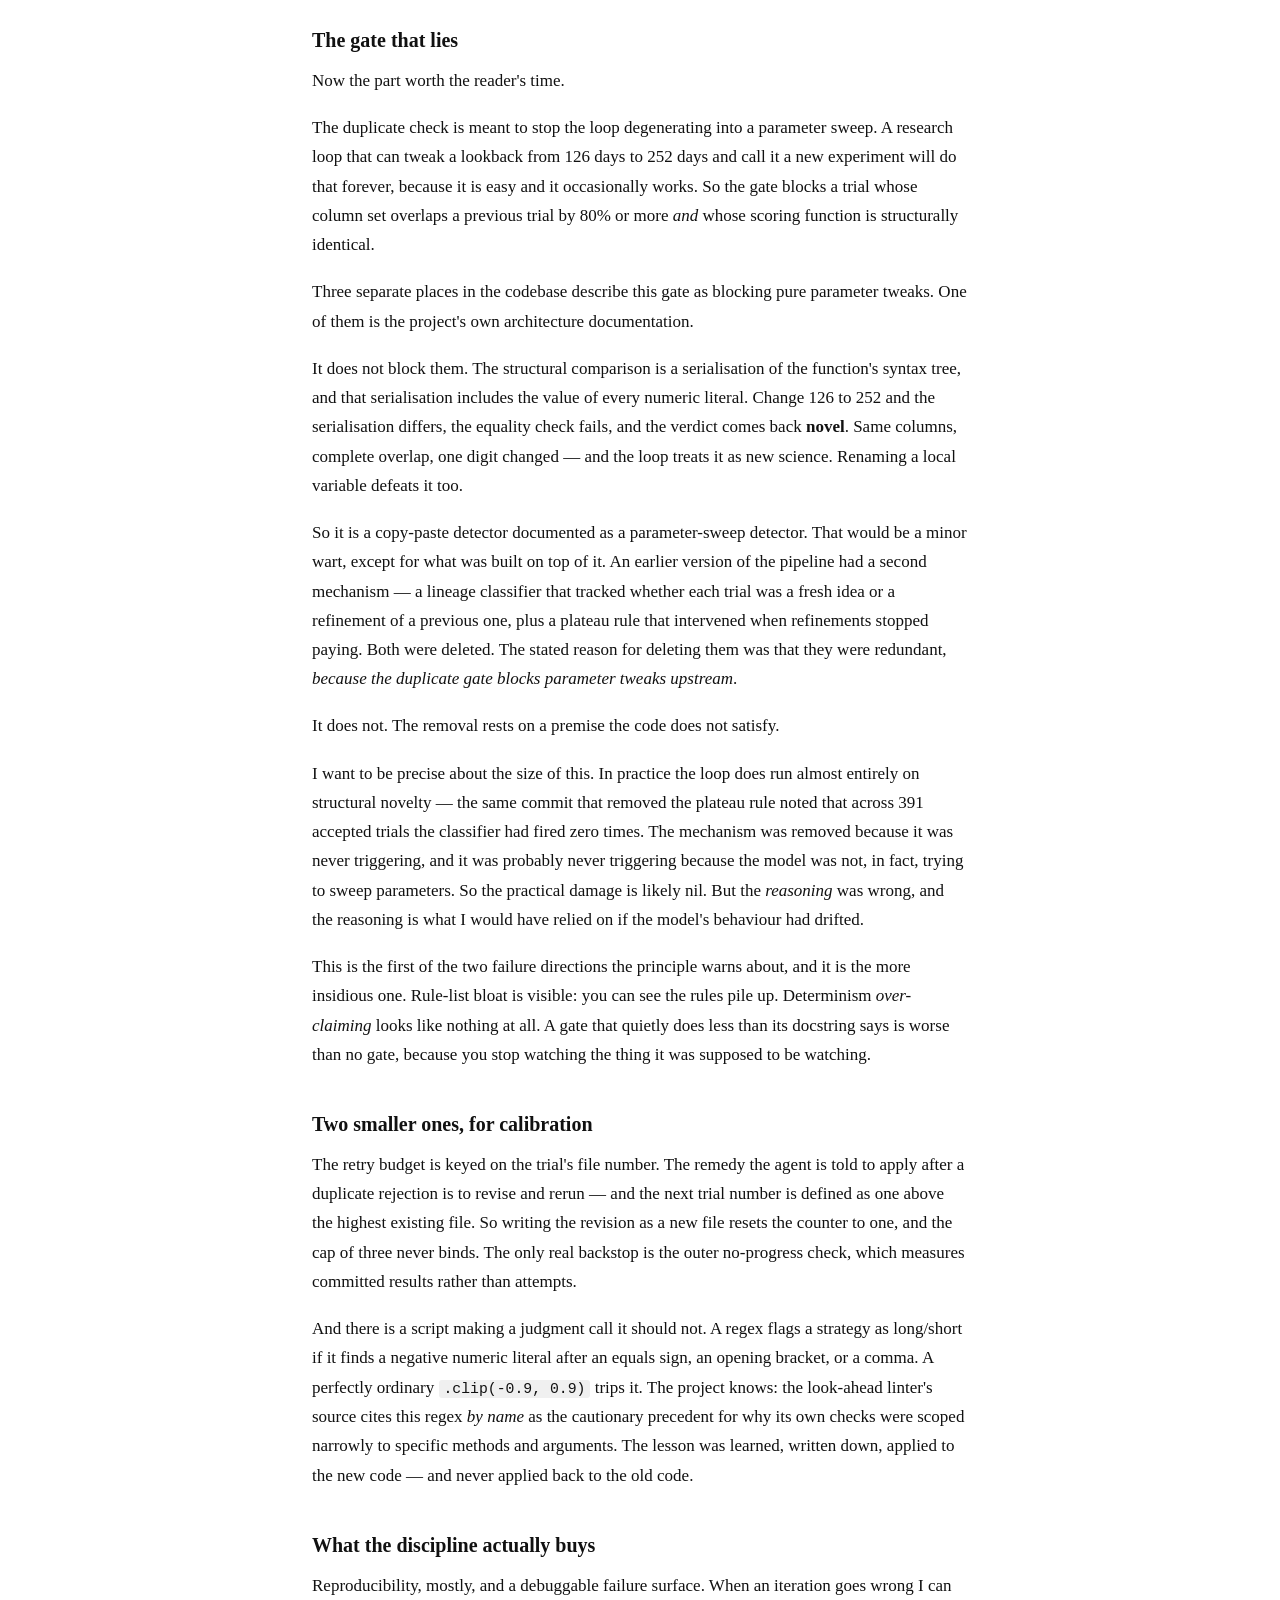
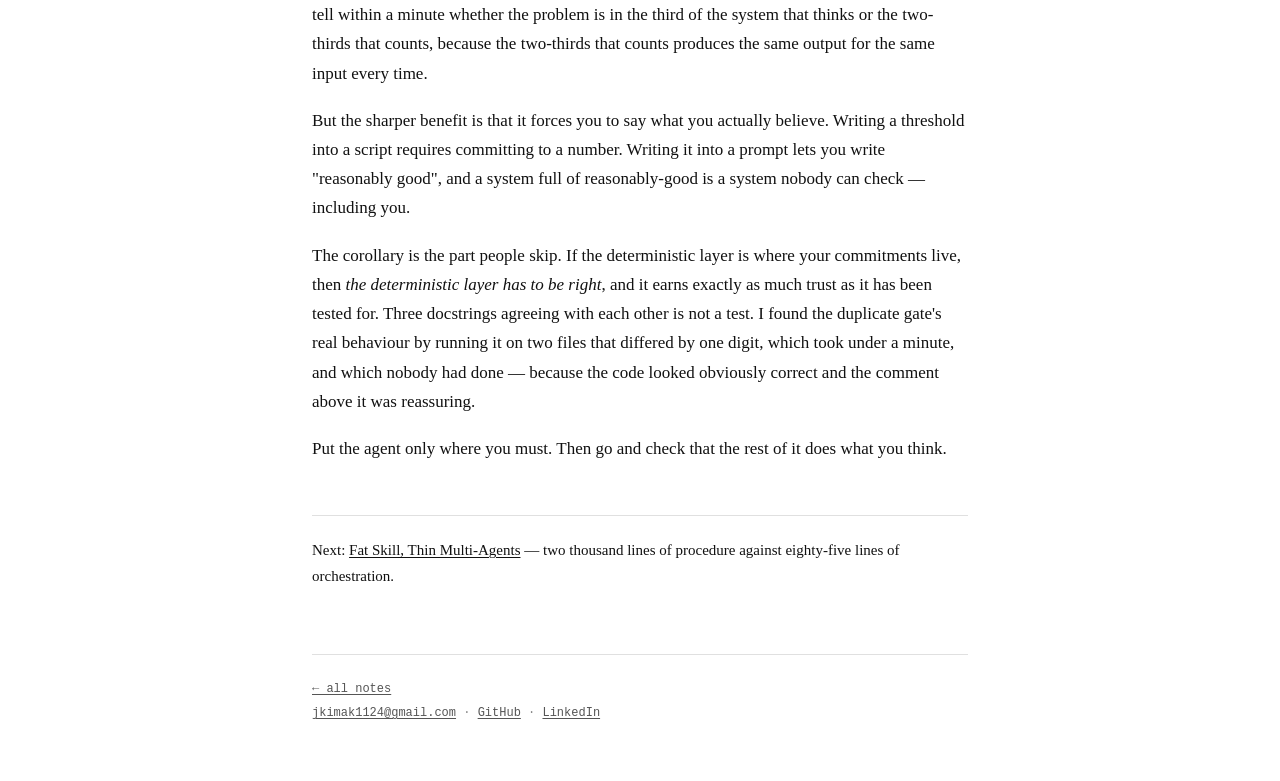
<file: posts/deterministic-and-probabilistic.html>
<!DOCTYPE html>
<html lang="en">
<head>
<meta charset="utf-8">
<meta name="viewport" content="width=device-width, initial-scale=1">
<title>Deterministic and Probabilistic</title>
<meta name="description" content="Everything that can be a script should be a script. Zero of the fifty-eight files that run this research pipeline call a model — and the one gate that claims a judgment it does not make is the most instructive thing in the codebase.">
<link rel="stylesheet" href="../style.css">
<link rel="icon" href="data:image/svg+xml,%3Csvg xmlns='http://www.w3.org/2000/svg' viewBox='0 0 100 100'%3E%3Ctext x='50' y='52' font-size='116' text-anchor='middle' dominant-baseline='central'%3E%F0%9F%8D%B8%3C/text%3E%3C/svg%3E">
</head>
<body>

<div class="wrap">

<header class="site">
  <a class="site-name" href="../index.html">← JW Lab</a>
  <a class="hdr-about" href="../about.html">About</a>
</header>

<article>

  <nav class="rail" aria-label="contents"></nav>

  <p class="post-date">2026-08-10 · Loop for Quant Research · 1</p>
  <h1>Deterministic and Probabilistic</h1>

  <p class="standfirst">
    Every system built around a language model has to answer one question before
    any other: which of its decisions are allowed to be a sample from a
    distribution? Answer it loosely and you get a system that cannot be
    debugged. Answer it well and you get a different problem, which is the
    subject of the second half of this note.
  </p>

  <h2>The loop</h2>

  <p class="lede">
    One iteration of the system this note is about runs a fixed sequence: form
    an economic hypothesis about stock prices in plain language, write code
    expressing it, replay sixteen years of market history against that code,
    score the result, decide whether the score means anything, write down what
    it learned. One pass is a <strong>trial</strong>; the replay is a
    <strong>backtest</strong>. Nobody is watching — over one campaign it
    completed 1,203 of them.
  </p>

  <p>
    Two scores decide whether a trial is kept. The
    <strong>in-sample</strong> score is computed on the first fourteen years,
    which the loop is allowed to optimise against; the
    <strong>holdout</strong> score is computed on the last two, which the model
    never sees. Both are an <strong>information ratio</strong> (IR) — the
    strategy's return in excess of a market benchmark, divided by the volatility
    of that excess. The <strong>gate</strong> is the rule that reads those two
    numbers and returns a verdict.
  </p>

  <h2>What nondeterminism costs, and where</h2>

  <p>
    The obvious way to build a loop like this is to make everything an agent. A
    proposer agent, a coder agent, a reviewer agent, a judge. It is obvious, it
    demos well, and it produces a system whose failures you cannot debug.
  </p>

  <p>
    The reason is worth stating precisely, because "nondeterminism is bad" is
    not the reason and is not even true. A sampled component is fine in
    isolation; you run it again and get a different answer, which is sometimes
    exactly what you want. The cost appears when sampled components are
    <em>composed</em>. A failure in a chain of them cannot be attributed,
    because re-running the chain does not reproduce the failure, and changing
    one link does not isolate it — the other links moved too. You lose the
    ability to say <em>this component did the wrong thing</em>, which is the
    ability every debugging technique is built on.
  </p>

  <p>
    So the question is not how much nondeterminism to have. It is which
    decisions genuinely need it. And there is a clean test: a decision needs a
    model exactly when you cannot write down the rule. If you can state the
    threshold, the retry budget, the schema, the ordering — you have already
    made the decision, and handing it to a model means paying sampling variance
    for a choice you had made anyway.
  </p>

  <p>
    That is one direction of failure. The other is less discussed and it is the
    one that actually bit me. The design principle at the top of the project's
    instructions names both:
  </p>

  <blockquote>
    <p>
      Thresholds, retry budgets, chain orchestration, schema validation are
      scripts. Hypothesis generation, code writing, narrative, and intuition are
      agent. When the boundary is violated — determinism encroaching on judgment
      (rule-list bloat) or judgment absorbing determinism (counters carried in
      the agent's head) — the system degrades toward either rigid exploration or
      unreliable execution.
    </p>
  </blockquote>

  <p>
    Read the second half again. Most writing on this subject warns only about
    judgment absorbing determinism — the agent asked to keep a counter in its
    head. The mirror case, determinism encroaching on judgment, is the one this
    note ends on, and it is harder to see because it does not look like
    anything.
  </p>

  <h2>Where the model is, exactly</h2>

  <p>
    Three places. The model writes a hypothesis in natural language; it writes
    the strategy code that expresses the hypothesis; and after the backtest it
    writes the causal story explaining the result. That is the entire surface.
  </p>

  <p>
    Everything else is a script. I checked this rather than assuming it —
    grepping the two mechanical directories for any model invocation, SDK
    import, or subprocess call to a language model returns exactly one hit, and
    it is inside a docstring.
  </p>

  <figure>
    <div class="fig-scroll">
      <svg viewBox="0 0 656 438" role="img" aria-label="One iteration drawn as two lanes. The model lane holds three steps: stating a hypothesis, writing the strategy code, and writing the causal story afterwards. The script lane holds the six pipeline stages that decide whether the result is kept. Every pass or fail verdict sits in the script lane.">
      <text x="197" y="34" font-size="14" font-weight="700" fill="currentColor" text-anchor="middle">sampled</text>
      <text x="197" y="54" font-size="14" fill="currentColor" opacity=".6" text-anchor="middle">the model decides</text>
      <text x="459" y="34" font-size="14" font-weight="700" fill="currentColor" text-anchor="middle">computed</text>
      <text x="459" y="54" font-size="14" fill="currentColor" opacity=".6" text-anchor="middle">a script decides</text>
      <rect x="74" y="66" width="246" height="312" fill="currentColor" opacity=".05"/>
      <rect x="336" y="66" width="246" height="312" fill="currentColor" opacity=".05"/>
      <rect x="86" y="74" width="222" height="26" rx="3" fill="currentColor" fill-opacity=".16" stroke="currentColor" stroke-width="2.4"/>
      <text x="197" y="92" font-size="14" fill="currentColor" text-anchor="middle">states a hypothesis</text>
      <rect x="86" y="108" width="222" height="26" rx="3" fill="currentColor" fill-opacity=".16" stroke="currentColor" stroke-width="2.4"/>
      <text x="197" y="126" font-size="14" fill="currentColor" text-anchor="middle">writes the strategy code</text>
      <line x1="197" y1="100" x2="197" y2="108" stroke="currentColor" stroke-width="1.2" opacity=".55"/>
      <rect x="348" y="142" width="222" height="26" rx="3" fill="none" stroke="currentColor" stroke-width="1.2"/>
      <text x="459" y="160" font-size="14" fill="currentColor" text-anchor="middle">lint</text>
      <path d="M197 134 L197 138 L459 138 L459 142" fill="none" stroke="currentColor" stroke-width="1.2" opacity=".55"/>
      <rect x="348" y="176" width="222" height="26" rx="3" fill="none" stroke="currentColor" stroke-width="1.2"/>
      <text x="459" y="194" font-size="14" fill="currentColor" text-anchor="middle">duplicate check</text>
      <line x1="459" y1="168" x2="459" y2="176" stroke="currentColor" stroke-width="1.2" opacity=".55"/>
      <rect x="348" y="210" width="222" height="26" rx="3" fill="none" stroke="currentColor" stroke-width="1.2"/>
      <text x="459" y="228" font-size="14" fill="currentColor" text-anchor="middle">execute</text>
      <line x1="459" y1="202" x2="459" y2="210" stroke="currentColor" stroke-width="1.2" opacity=".55"/>
      <rect x="348" y="244" width="222" height="26" rx="3" fill="none" stroke="currentColor" stroke-width="1.2"/>
      <text x="459" y="262" font-size="14" fill="currentColor" text-anchor="middle">gate</text>
      <line x1="459" y1="236" x2="459" y2="244" stroke="currentColor" stroke-width="1.2" opacity=".55"/>
      <rect x="348" y="278" width="222" height="26" rx="3" fill="none" stroke="currentColor" stroke-width="1.2"/>
      <text x="459" y="296" font-size="14" fill="currentColor" text-anchor="middle">integrity</text>
      <line x1="459" y1="270" x2="459" y2="278" stroke="currentColor" stroke-width="1.2" opacity=".55"/>
      <rect x="348" y="312" width="222" height="26" rx="3" fill="none" stroke="currentColor" stroke-width="1.2"/>
      <text x="459" y="330" font-size="14" fill="currentColor" text-anchor="middle">analyze</text>
      <line x1="459" y1="304" x2="459" y2="312" stroke="currentColor" stroke-width="1.2" opacity=".55"/>
      <rect x="86" y="346" width="222" height="26" rx="3" fill="currentColor" fill-opacity=".16" stroke="currentColor" stroke-width="2.4"/>
      <text x="197" y="364" font-size="14" fill="currentColor" text-anchor="middle">writes the causal story</text>
      <path d="M459 338 L459 342 L197 342 L197 346" fill="none" stroke="currentColor" stroke-width="1.2" opacity=".55"/>
      <path d="M197 372 L197 398 L34 398 L34 87 L84 87" fill="none" stroke="currentColor" stroke-width="1.2" opacity=".55" stroke-dasharray="5 4"/>
      <path d="M84 87 l-7 -4 l0 8 z" fill="currentColor" opacity=".55"/>
      <text x="116" y="418" font-size="14" fill="currentColor" opacity=".6" text-anchor="middle">next iteration</text>
      </svg>
    </div>
    <figcaption>
      One iteration, by who decides. The model states the hypothesis, writes the
      code, and afterwards writes the explanation. Everything between those
      three is a script, and every pass-or-fail verdict lives there. The lanes
      are drawn the same width so the difference you see is occupancy, not
      framing.
    </figcaption>
  </figure>

  <div class="measured">
    <span class="lbl">Measured</span>
    <p>
      <strong>0 of 58</strong> Python files across the orchestration and adapter
      directories call a model. Every pass/fail decision in the pipeline is an
      AST predicate, a set-overlap ratio, or a float comparison.
    </p>
  </div>

  <p>
    The pipeline runs a fixed sequence on every iteration. Each stage's decision
    rule is worth stating precisely, because precision is the point:
  </p>

  <table>
    <thead>
      <tr><th>Stage</th><th>Decides</th><th>How</th></tr>
    </thead>
    <tbody>
      <tr>
        <td>Lint</td>
        <td>Is the code contractually valid, and does it look into the future?</td>
        <td class="num">AST walk, nine tags</td>
      </tr>
      <tr>
        <td>Duplicate check</td>
        <td>Have we already run this?</td>
        <td class="num">column Jaccard ≥ 0.8 ∧ identical <code>signal()</code> AST</td>
      </tr>
      <tr>
        <td>Execute</td>
        <td>Does it run, and what does it score?</td>
        <td class="num">subprocess status</td>
      </tr>
      <tr>
        <td>Gate</td>
        <td>Is it good enough to keep?</td>
        <td class="num">in-sample IR &gt; 0.5 ∧ holdout IR &gt; 0</td>
      </tr>
      <tr>
        <td>Integrity</td>
        <td>Is the score real, or is it leaking?</td>
        <td class="num">exact-value replay comparison</td>
      </tr>
      <tr>
        <td>Analyze</td>
        <td>—</td>
        <td class="num">extracts facts, gates nothing</td>
      </tr>
    </tbody>
  </table>

  <p>
    That last row matters. The analysis stage computes per-year returns, factor
    regressions, holdings statistics, correlations against previously banked
    strategies — and then makes no decision at all. Its own source says so:
    <em>information only, no gate, no threshold; interpretation lives in the
    agent's methodology.</em> Facts are cheap and mechanical. Meaning is not, so
    meaning is the model's job and only the model's job.
  </p>

  <h2>The agent does not count</h2>

  <p>
    The clearest test of whether you have drawn the boundary correctly is: who
    holds the counters?
  </p>

  <p>
    When a trial crashes or turns out to be a duplicate, it gets retried. The
    budget is three attempts. That number does not live in a prompt. It is a
    module constant, and the count is written to a JSON file on disk on every
    single increment — which means it survives the agent's process dying, a
    session restarting, or the model simply forgetting. On the third failure the
    orchestrator emits a different status, and a separate script sees that
    status, synthesises a placeholder reflection, marks the trial abandoned, and
    moves on without ever asking the model what it thinks.
  </p>

  <p>
    The outer loop is the same shape. It decides whether an iteration made
    progress by counting lines in the trial log — not by reading the agent's
    self-report, and not by trusting its exit code. The runner's own comment on
    that is blunt: <em>the model's return code is advisory only.</em> Three
    consecutive iterations with no new log line and the loop aborts itself.
  </p>

  <p>
    I did not get this right the first time. An early version fired a
    consolidation job every <em>N</em> iterations, where <em>N</em> was counted
    in a shell variable that reset whenever the loop restarted. One campaign ran
    279 trials and triggered that job twice. The model spent hundreds of
    iterations reading a stale snapshot of what had already been discovered, and
    nothing broke loudly enough to notice. A counter in a volatile scope does
    not throw; it just quietly starves whatever depends on it.
  </p>

  <h2>The firewall</h2>

  <p>
    There is one more thing the deterministic layer does that no amount of
    prompt instruction could achieve: it withholds information from the model.
  </p>

  <p>
    Every strategy is scored on two windows — an in-sample period the loop is
    allowed to optimise against, and an out-of-sample period it is not. The
    out-of-sample numbers exist. The gate reads them. The model never sees them.
    A frozen set of keys is stripped from the record before it reaches the
    agent, along with anything whose name ends in <code>_os</code>, so a
    fourteen-year backtest and a two-year holdout collapse, from the model's
    point of view, into a handful of in-sample figures and one boolean.
  </p>

  <p>
    This is not politeness. If the model could read the holdout score it would
    optimise against it — not by cheating, but by doing exactly what it is for,
    which is noticing what correlates with success. The only way to keep a
    holdout clean across two thousand queries is to make it structurally
    unreadable.
  </p>

  <div class="caveat">
    <span class="lbl">Where this is weaker than it sounds</span>
    <p>
      The full record, out-of-sample figures included, is written to disk for
      bookkeeping. The firewall is enforced by the agent being told not to open
      that file — not by file permissions. It is a rule, not a wall. I know of
      no instance of it being breached, and I also have no mechanism that would
      tell me if it were.
    </p>
  </div>

  <h2>The gate that lies</h2>

  <p>
    Now the part worth the reader's time.
  </p>

  <p>
    The duplicate check is meant to stop the loop degenerating into a parameter
    sweep. A research loop that can tweak a lookback from 126 days to 252 days
    and call it a new experiment will do that forever, because it is easy and it
    occasionally works. So the gate blocks a trial whose column set overlaps a
    previous trial by 80% or more <em>and</em> whose scoring function is
    structurally identical.
  </p>

  <p>
    Three separate places in the codebase describe this gate as blocking pure
    parameter tweaks. One of them is the project's own architecture
    documentation.
  </p>

  <p>
    It does not block them. The structural comparison is a serialisation of the
    function's syntax tree, and that serialisation includes the value of every
    numeric literal. Change 126 to 252 and the serialisation differs, the
    equality check fails, and the verdict comes back <strong>novel</strong>.
    Same columns, complete overlap, one digit changed — and the loop treats it
    as new science. Renaming a local variable defeats it too.
  </p>

  <p>
    So it is a copy-paste detector documented as a parameter-sweep detector.
    That would be a minor wart, except for what was built on top of it. An
    earlier version of the pipeline had a second mechanism — a lineage
    classifier that tracked whether each trial was a fresh idea or a refinement
    of a previous one, plus a plateau rule that intervened when refinements
    stopped paying. Both were deleted. The stated reason for deleting them was
    that they were redundant, <em>because the duplicate gate blocks parameter
    tweaks upstream</em>.
  </p>

  <p>
    It does not. The removal rests on a premise the code does not satisfy.
  </p>

  <p>
    I want to be precise about the size of this. In practice the loop does run
    almost entirely on structural novelty — the same commit that removed the
    plateau rule noted that across 391 accepted trials the classifier had fired
    zero times. The mechanism was removed because it was never triggering, and
    it was probably never triggering because the model was not, in fact, trying
    to sweep parameters. So the practical damage is likely nil. But the
    <em>reasoning</em> was wrong, and the reasoning is what I would have relied
    on if the model's behaviour had drifted.
  </p>

  <p>
    This is the first of the two failure directions the principle warns about,
    and it is the more insidious one. Rule-list bloat is visible: you can see
    the rules pile up. Determinism <em>over-claiming</em> looks like nothing at
    all. A gate that quietly does less than its docstring says is worse than no
    gate, because you stop watching the thing it was supposed to be watching.
  </p>

  <h2>Two smaller ones, for calibration</h2>

  <p>
    The retry budget is keyed on the trial's file number. The remedy the agent
    is told to apply after a duplicate rejection is to revise and rerun — and
    the next trial number is defined as one above the highest existing file. So
    writing the revision as a new file resets the counter to one, and the cap of
    three never binds. The only real backstop is the outer no-progress check,
    which measures committed results rather than attempts.
  </p>

  <p>
    And there is a script making a judgment call it should not. A regex flags a
    strategy as long/short if it finds a negative numeric literal after an
    equals sign, an opening bracket, or a comma. A perfectly ordinary
    <code>.clip(-0.9, 0.9)</code> trips it. The project knows: the look-ahead
    linter's source cites this regex <em>by name</em> as the cautionary
    precedent for why its own checks were scoped narrowly to specific methods
    and arguments. The lesson was learned, written down, applied to the new
    code — and never applied back to the old code.
  </p>

  <h2>What the discipline actually buys</h2>

  <p>
    Reproducibility, mostly, and a debuggable failure surface. When an iteration
    goes wrong I can tell within a minute whether the problem is in the third of
    the system that thinks or the two-thirds that counts, because the two-thirds
    that counts produces the same output for the same input every time.
  </p>

  <p>
    But the sharper benefit is that it forces you to say what you actually
    believe. Writing a threshold into a script requires committing to a number.
    Writing it into a prompt lets you write "reasonably good", and a system full
    of reasonably-good is a system nobody can check — including you.
  </p>

  <p>
    The corollary is the part people skip. If the deterministic layer is where
    your commitments live, then <em>the deterministic layer has to be right</em>,
    and it earns exactly as much trust as it has been tested for. Three
    docstrings agreeing with each other is not a test. I found the duplicate
    gate's real behaviour by running it on two files that differed by one digit,
    which took under a minute, and which nobody had done — because the code
    looked obviously correct and the comment above it was reassuring.
  </p>

  <p>
    Put the agent only where you must. Then go and check that the rest of it
    does what you think.
  </p>

  <div class="post-nav">
    Next: <a href="./fat-skill-thin-agents.html">Fat Skill, Thin Multi-Agents</a> —
    two thousand lines of procedure against eighty-five lines of orchestration.
  </div>

</article>

<footer class="site">
  <div><a href="../index.html">← all notes</a></div>
  <div>
    <a href="mailto:jkimak1124@gmail.com">jkimak1124@gmail.com</a> ·
    <a href="https://github.com/ico1036" rel="noopener">GitHub</a> ·
    <a href="https://www.linkedin.com/in/jiwoong-kim-b9934417a" rel="noopener">LinkedIn</a>
  </div>
</footer>

</div>

<script src="../toc.js" defer></script>
</body>
</html>
</file>
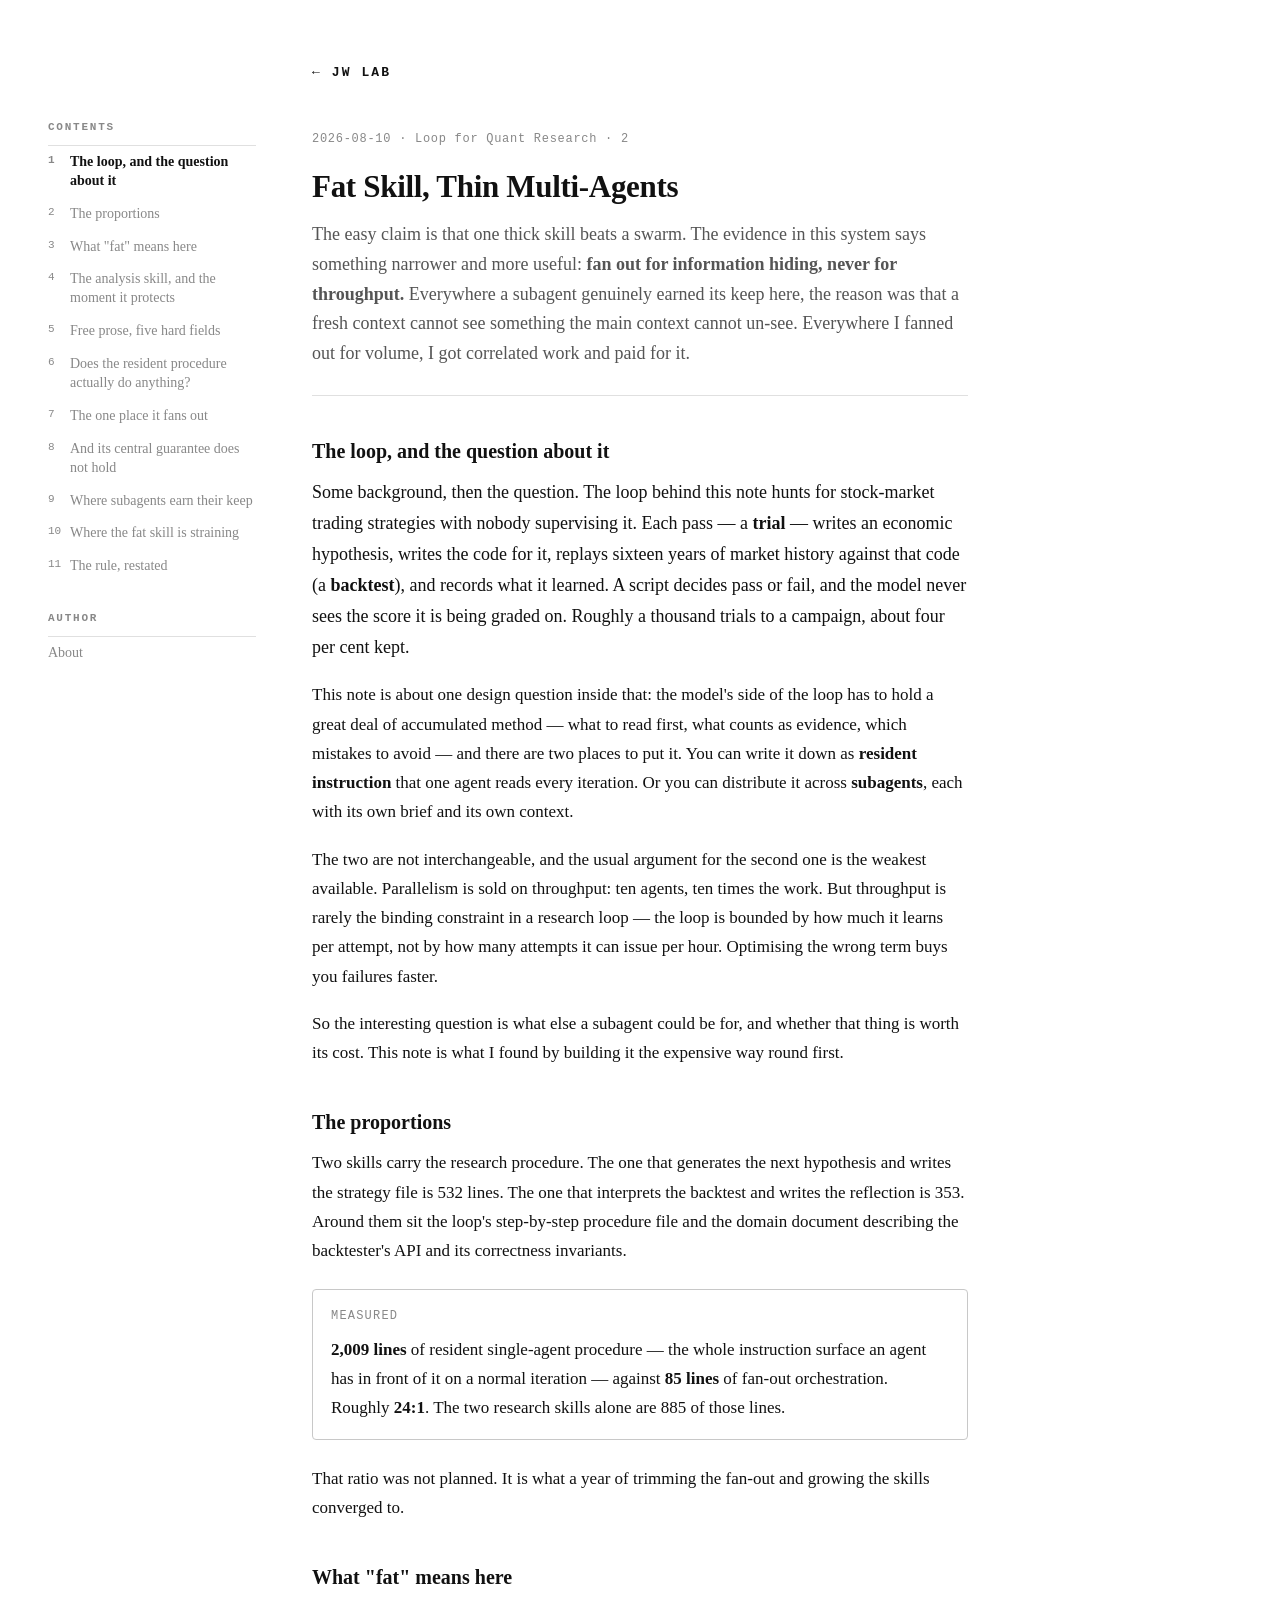
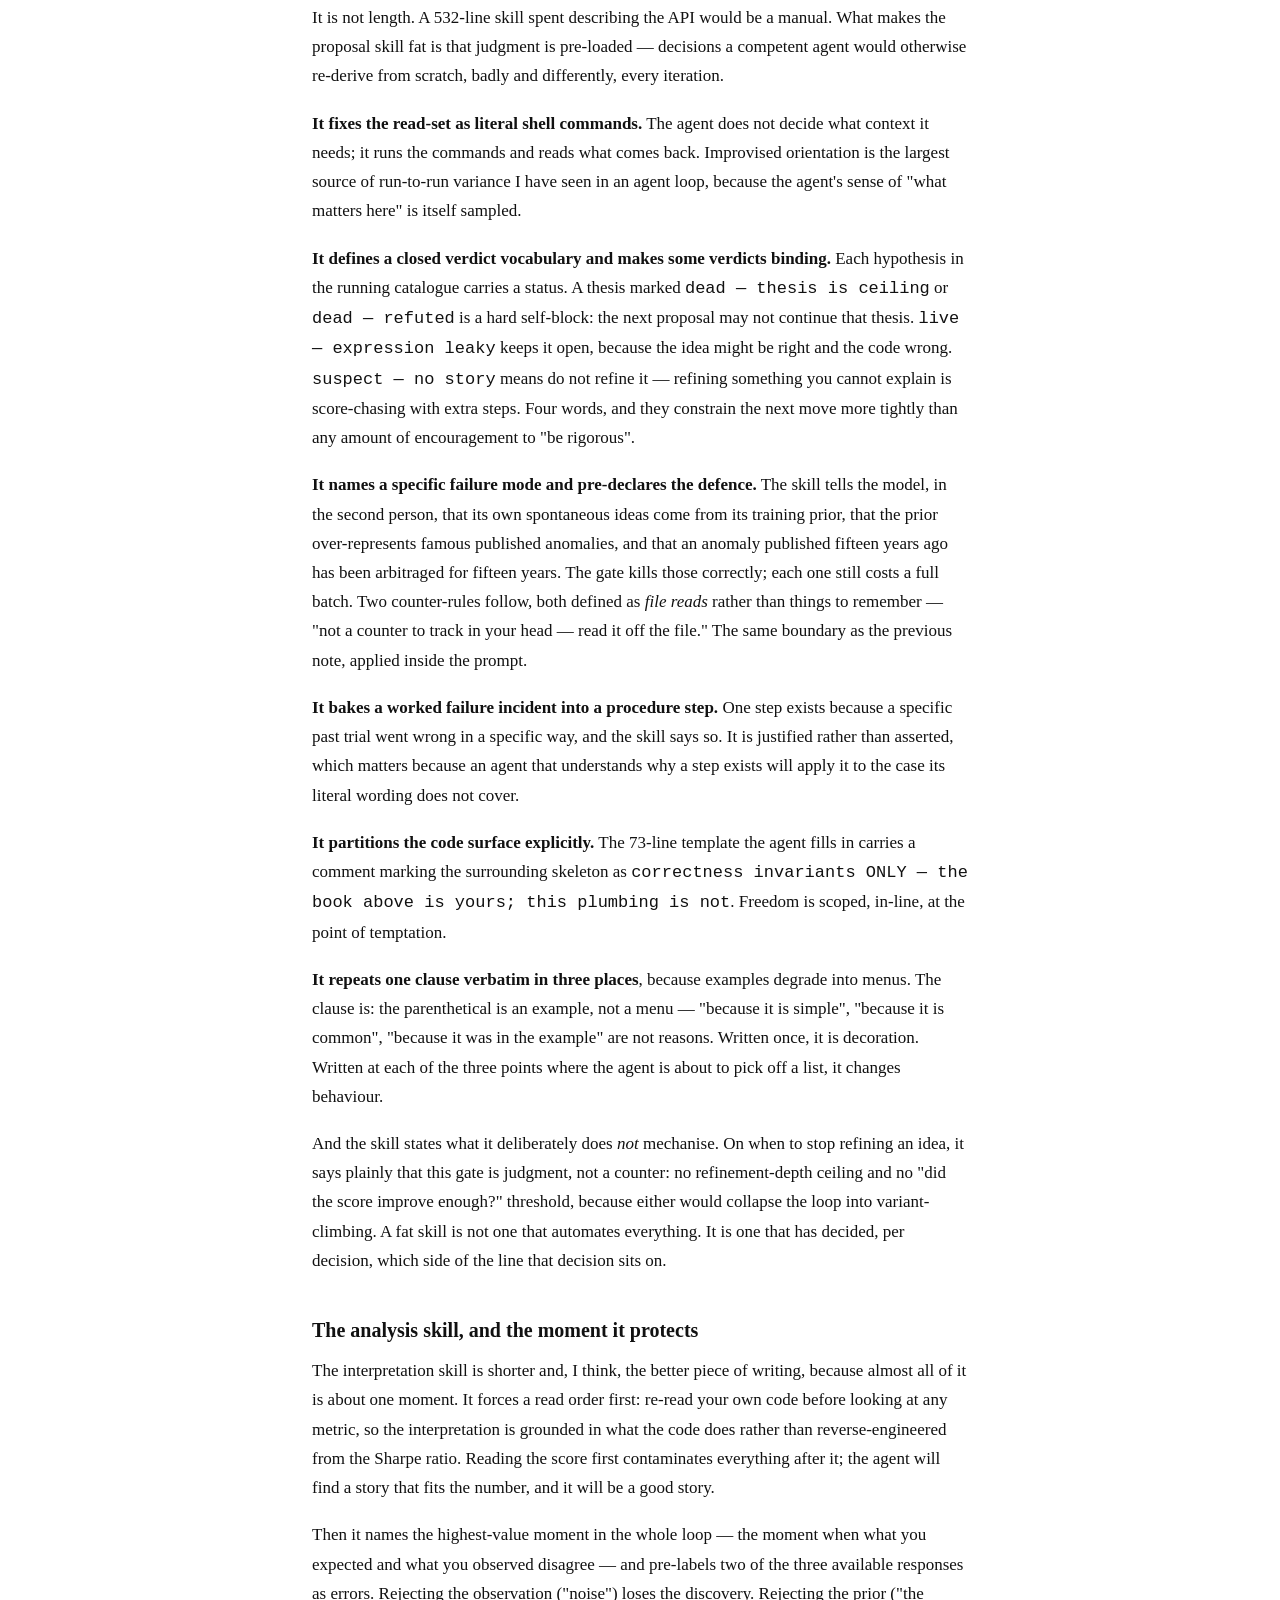
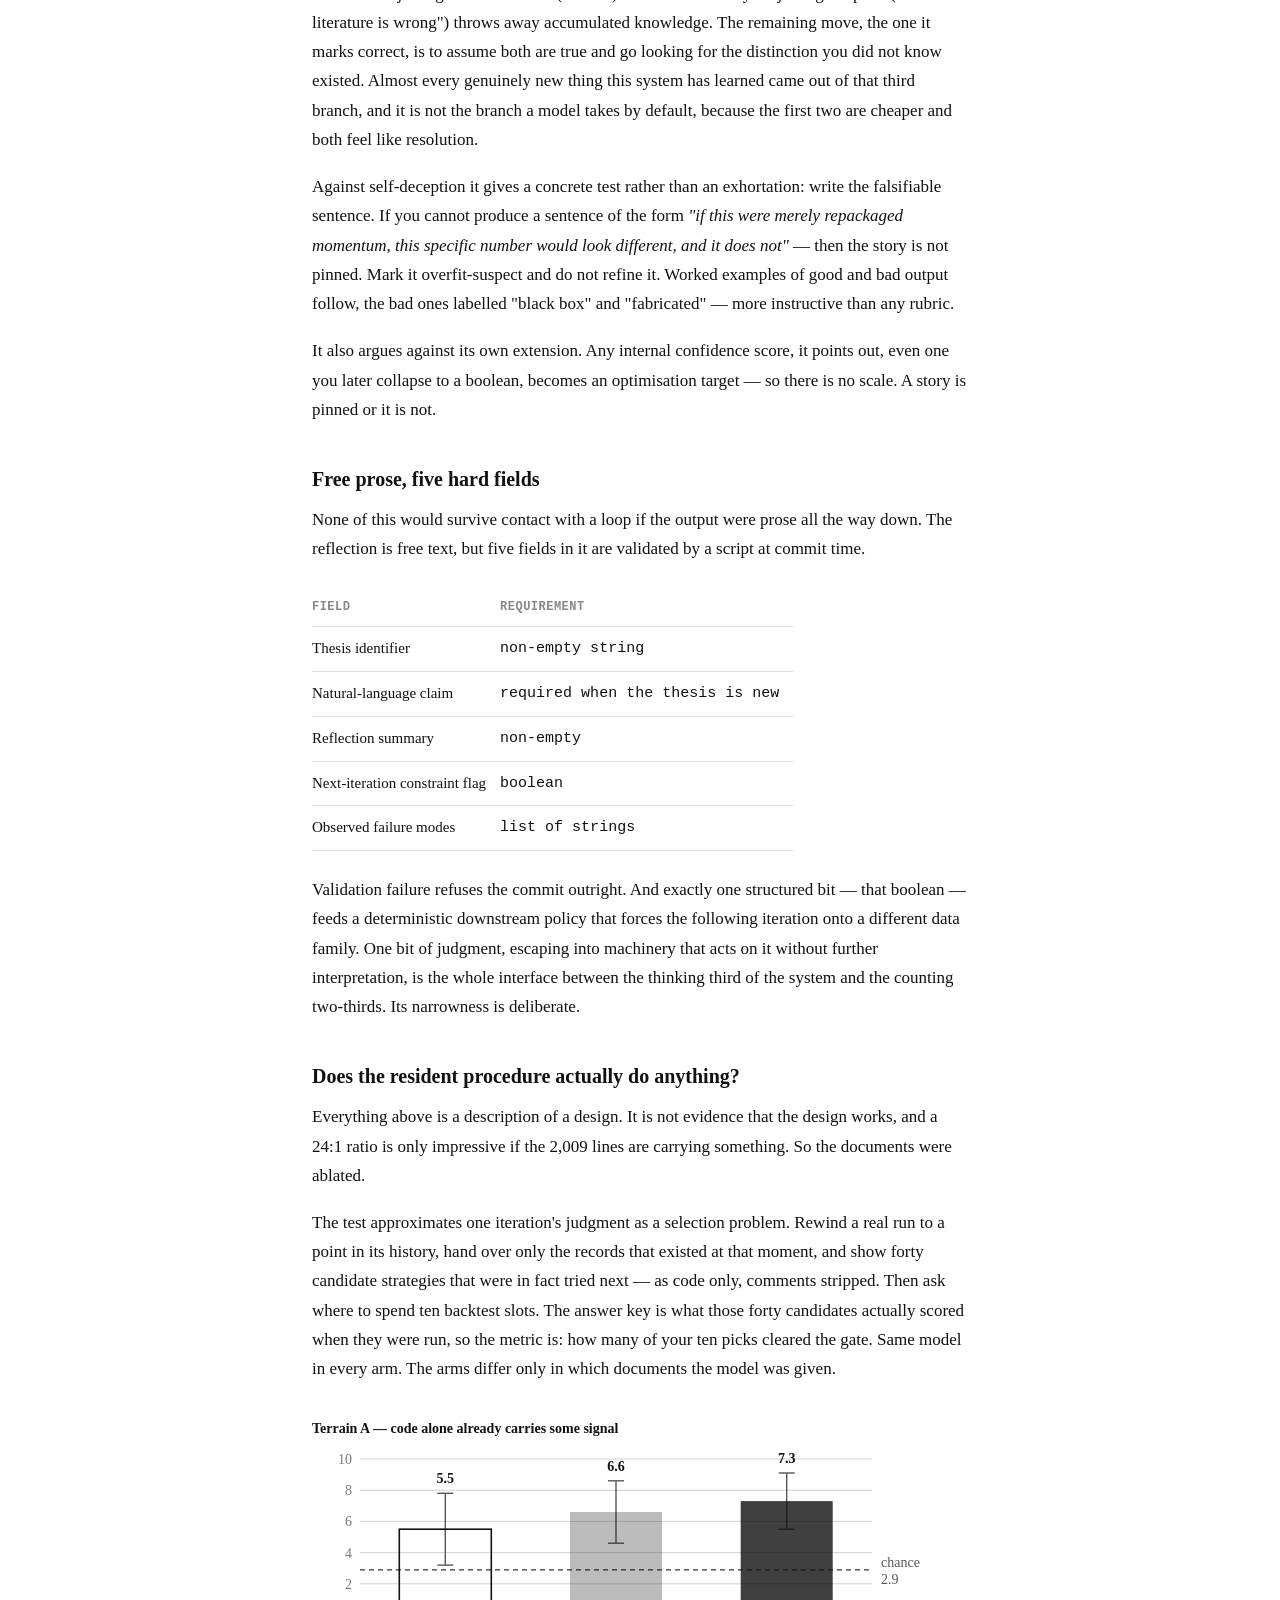
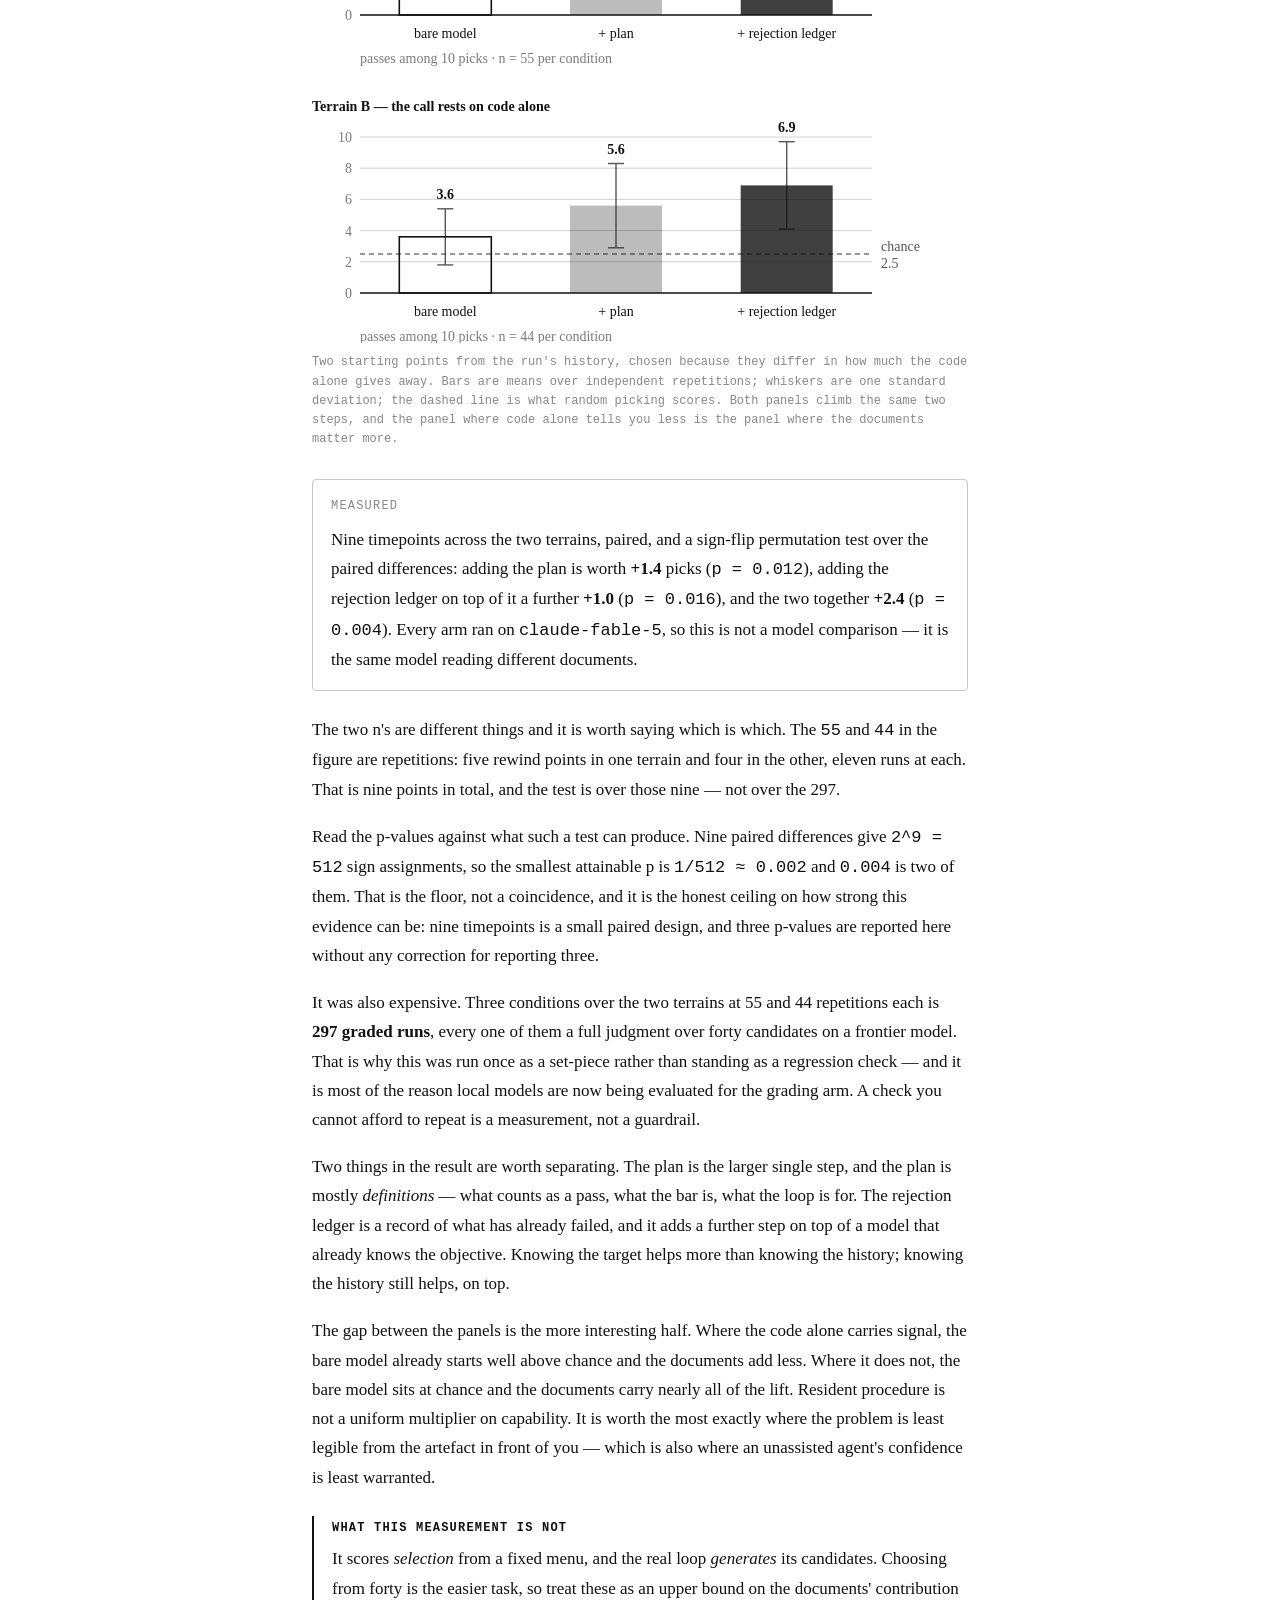
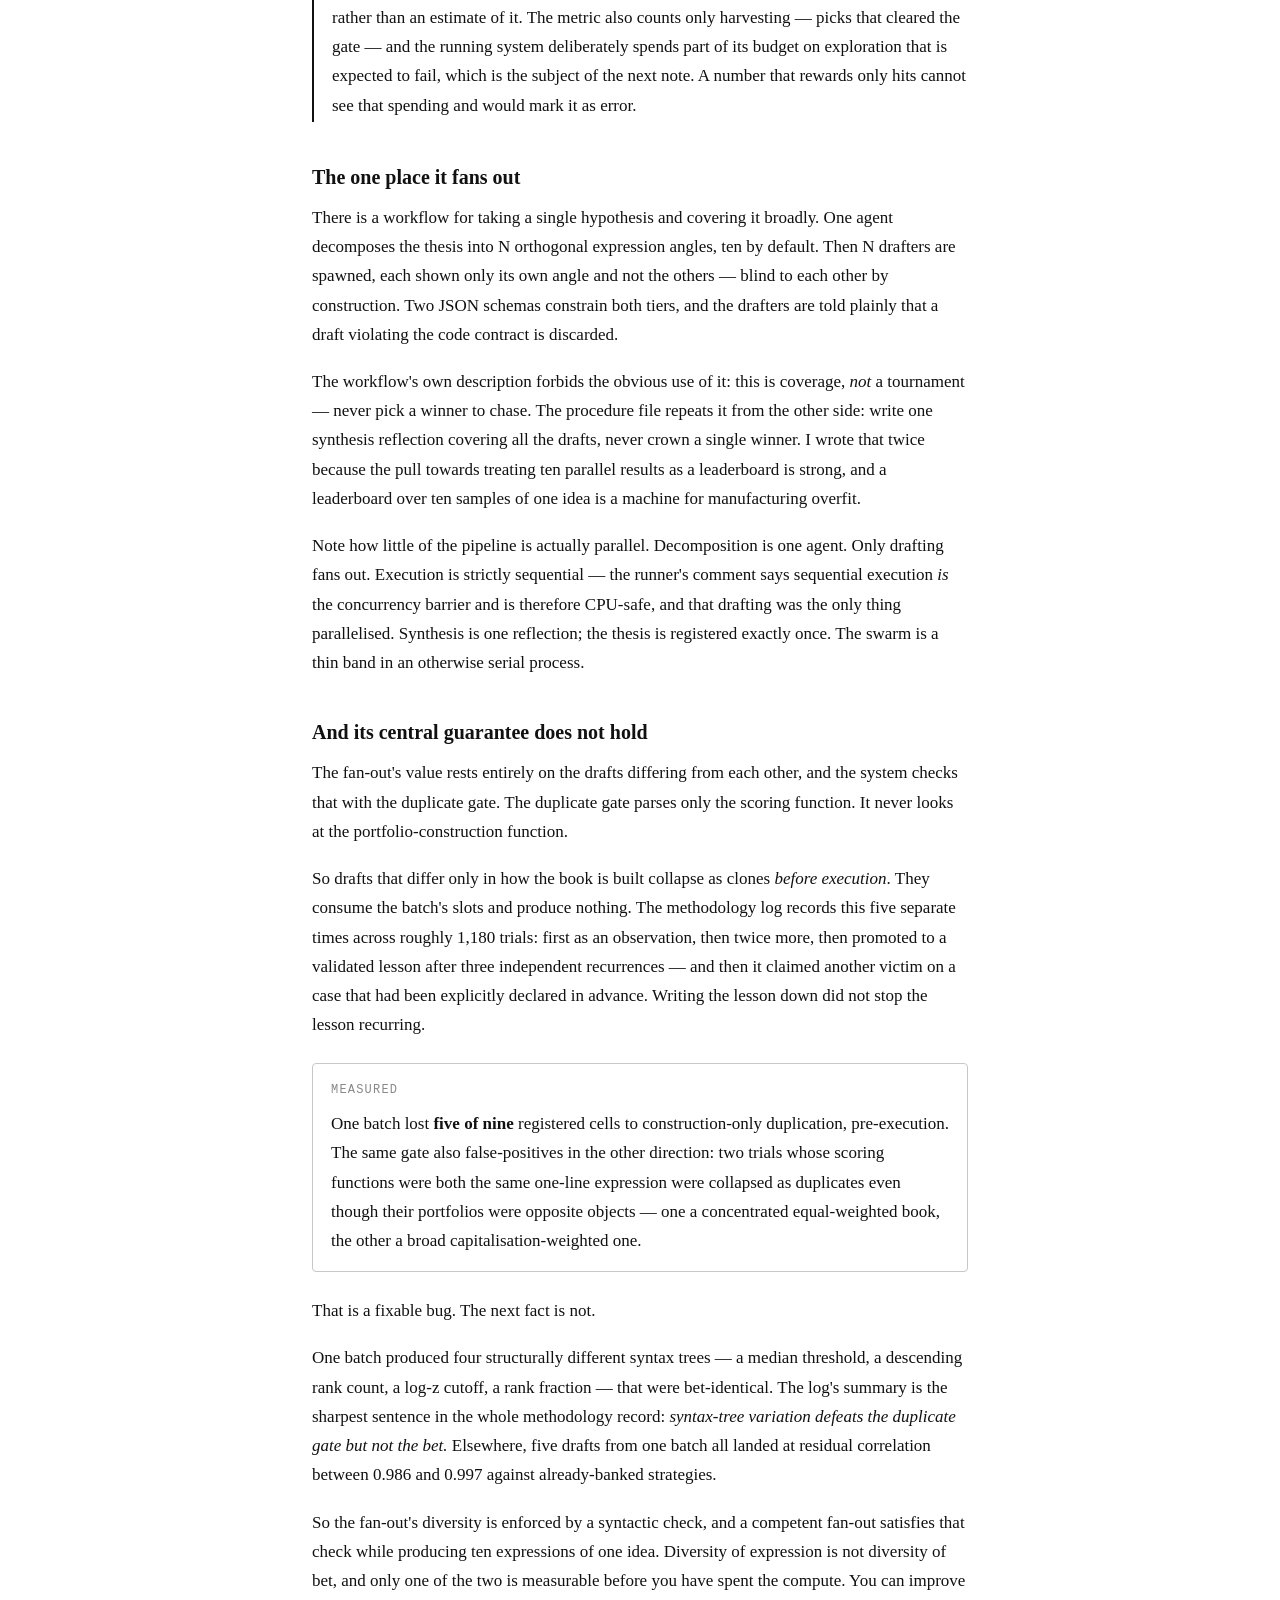
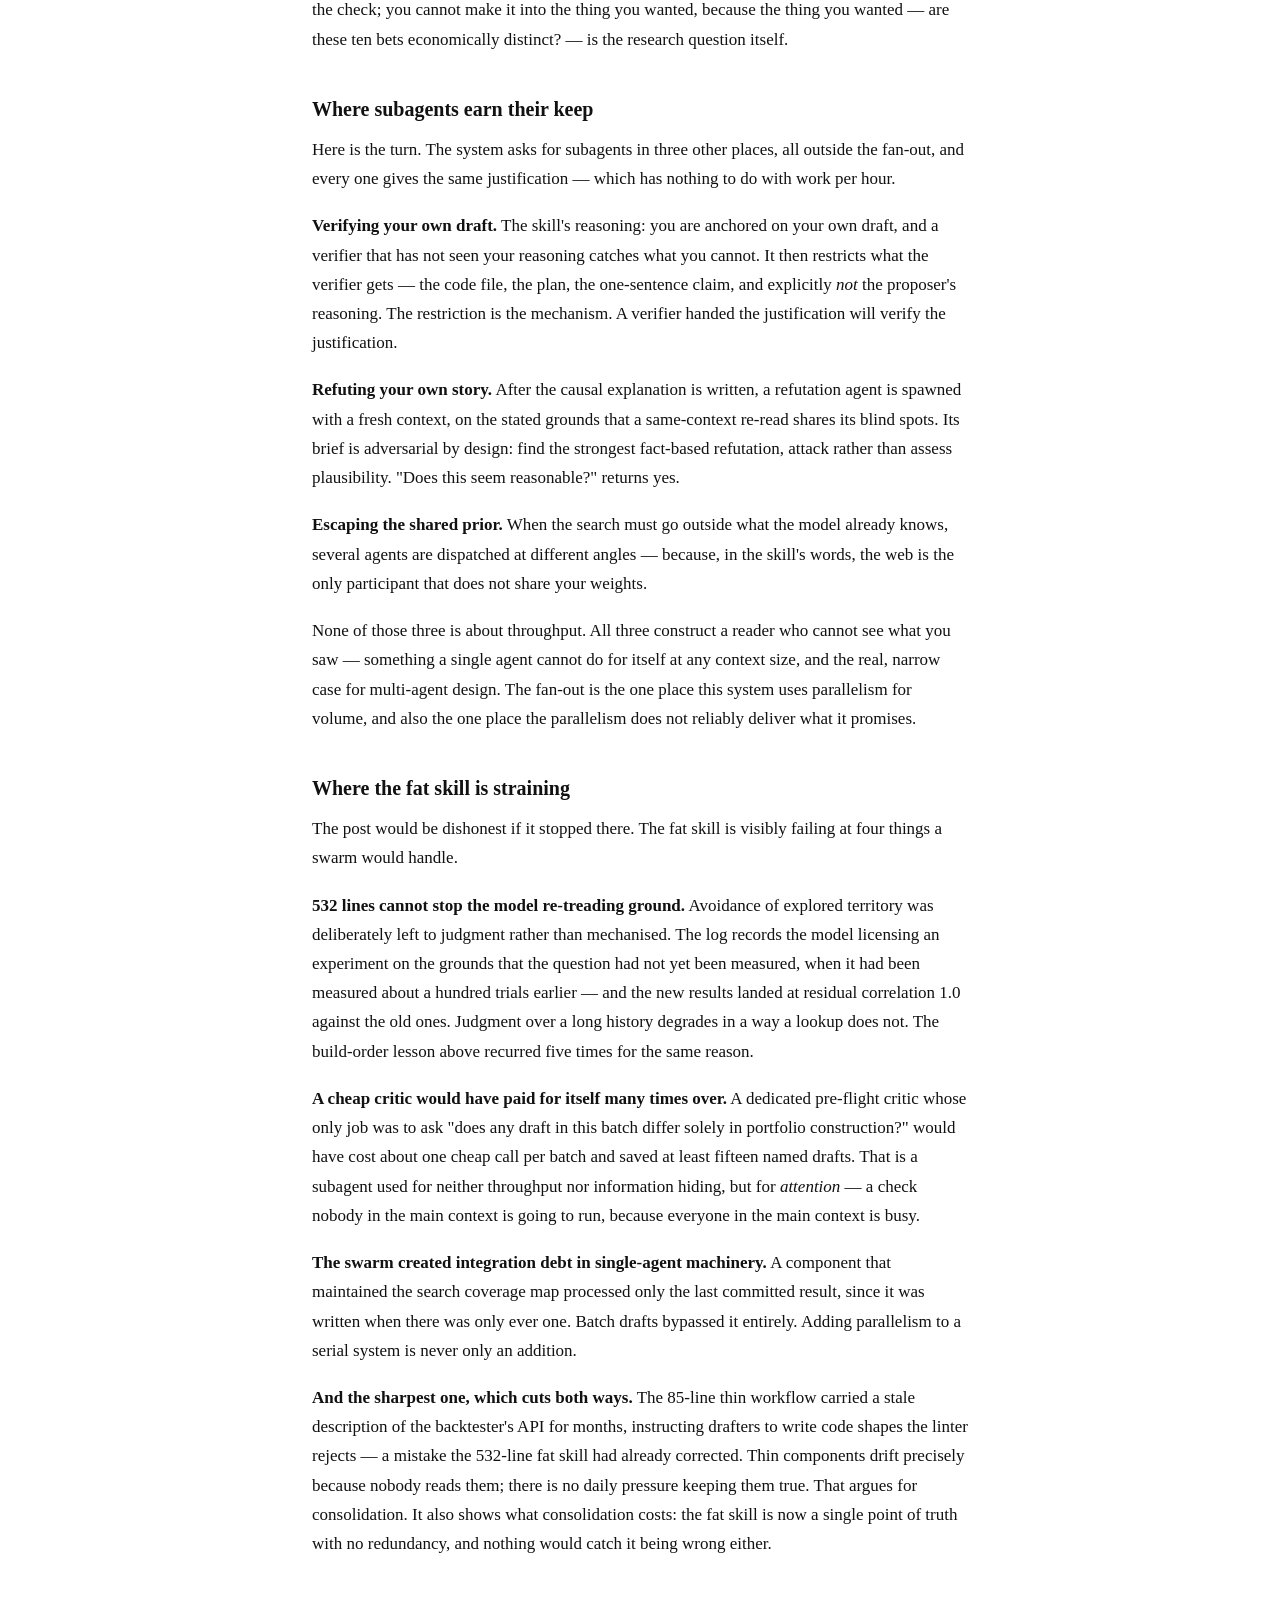
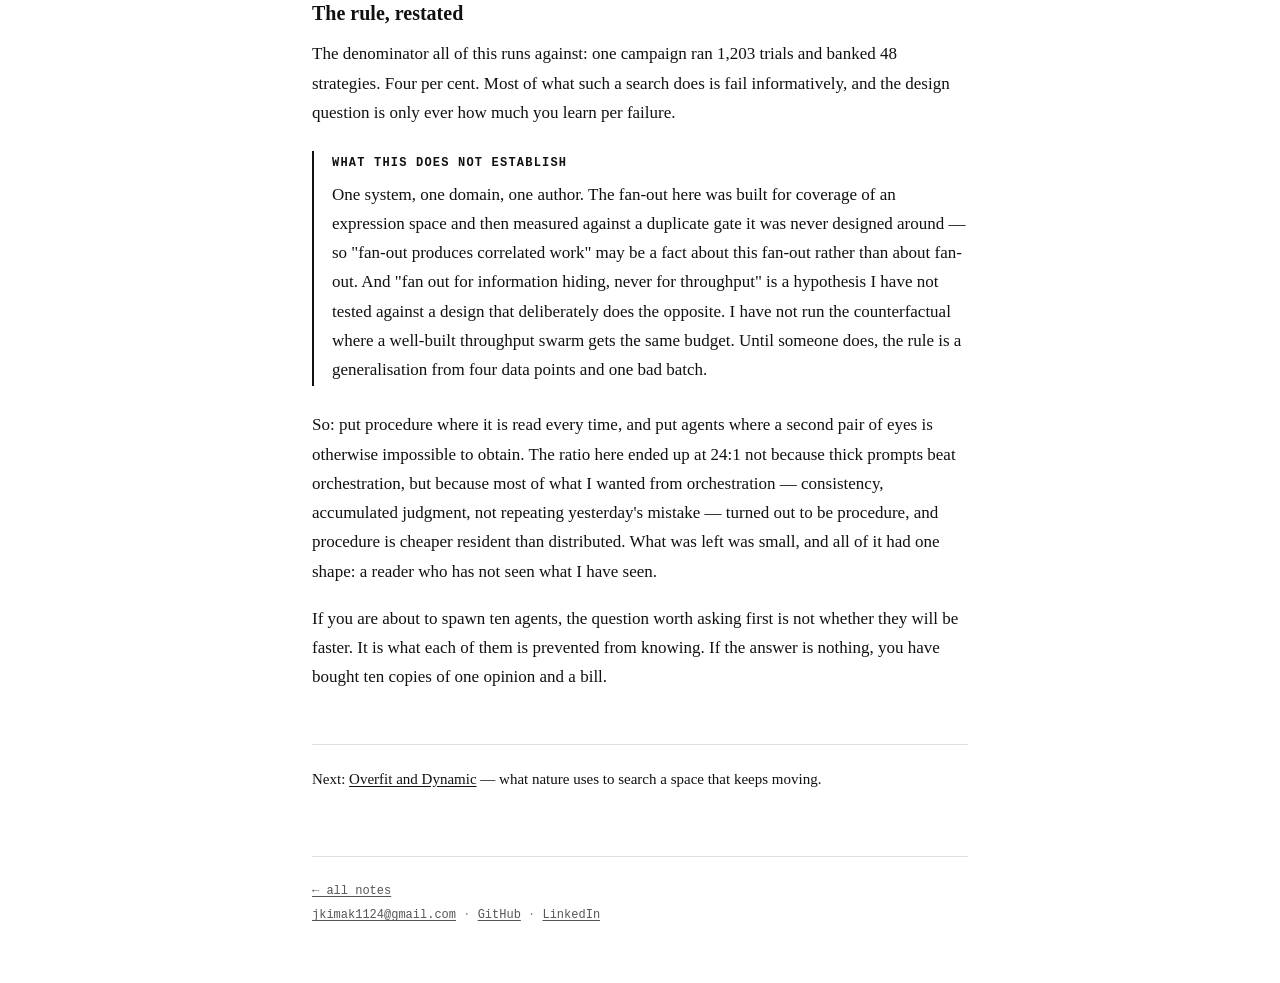
<file: posts/fat-skill-thin-agents.html>
<!DOCTYPE html>
<html lang="en">
<head>
<meta charset="utf-8">
<meta name="viewport" content="width=device-width, initial-scale=1">
<title>Fat Skill, Thin Multi-Agents</title>
<meta name="description" content="Two thousand lines of resident procedure against eighty-five lines of fan-out orchestration. The rule that fell out of it: fan out for information hiding, never for throughput.">
<link rel="stylesheet" href="../style.css">
<link rel="icon" href="data:image/svg+xml,%3Csvg xmlns='http://www.w3.org/2000/svg' viewBox='0 0 100 100'%3E%3Ctext x='50' y='52' font-size='116' text-anchor='middle' dominant-baseline='central'%3E%F0%9F%8D%B8%3C/text%3E%3C/svg%3E">
</head>
<body>

<div class="wrap">

<header class="site">
  <a class="site-name" href="../index.html">← JW Lab</a>
  <a class="hdr-about" href="../about.html">About</a>
</header>

<article>

  <nav class="rail" aria-label="contents"></nav>

  <p class="post-date">2026-08-10 · Loop for Quant Research · 2</p>
  <h1>Fat Skill, Thin Multi-Agents</h1>

  <p class="standfirst">
    The easy claim is that one thick skill beats a swarm. The evidence in this
    system says something narrower and more useful: <strong>fan out for
    information hiding, never for throughput.</strong> Everywhere a subagent
    genuinely earned its keep here, the reason was that a fresh context cannot
    see something the main context cannot un-see. Everywhere I fanned out for
    volume, I got correlated work and paid for it.
  </p>

  <h2>The loop, and the question about it</h2>

  <p class="lede">
    Some background, then the question. The loop behind this note hunts for
    stock-market trading strategies with nobody supervising it. Each pass — a
    <strong>trial</strong> — writes an economic hypothesis, writes the code for
    it, replays sixteen years of market history against that code (a
    <strong>backtest</strong>), and records what it learned. A script decides
    pass or fail, and the model never sees the score it is being graded on.
    Roughly a thousand trials to a campaign, about four per cent kept.
  </p>

  <p>
    This note is about one design question inside that: the model's side of the
    loop has to hold a great deal of accumulated method — what to read first,
    what counts as evidence, which mistakes to avoid — and there are two places
    to put it. You can write it down as <strong>resident instruction</strong>
    that one agent reads every iteration. Or you can distribute it across
    <strong>subagents</strong>, each with its own brief and its own context.
  </p>

  <p>
    The two are not interchangeable, and the usual argument for the second one
    is the weakest available. Parallelism is sold on throughput: ten agents,
    ten times the work. But throughput is rarely the binding constraint in a
    research loop — the loop is bounded by how much it learns per attempt, not
    by how many attempts it can issue per hour. Optimising the wrong term buys
    you failures faster.
  </p>

  <p>
    So the interesting question is what else a subagent could be for, and
    whether that thing is worth its cost. This note is what I found by building
    it the expensive way round first.
  </p>

  <h2>The proportions</h2>

  <p>
    Two skills carry the research procedure. The one that generates the next
    hypothesis and writes the strategy file is 532 lines. The one that interprets
    the backtest and writes the reflection is 353. Around them sit the loop's
    step-by-step procedure file and the domain document describing the
    backtester's API and its correctness invariants.
  </p>

  <div class="measured">
    <span class="lbl">Measured</span>
    <p>
      <strong>2,009 lines</strong> of resident single-agent procedure — the whole
      instruction surface an agent has in front of it on a normal iteration —
      against <strong>85 lines</strong> of fan-out orchestration. Roughly
      <strong>24:1</strong>. The two research skills alone are 885 of those
      lines.
    </p>
  </div>

  <p>
    That ratio was not planned. It is what a year of trimming the fan-out and
    growing the skills converged to.
  </p>

  <h2>What "fat" means here</h2>

  <p>
    It is not length. A 532-line skill spent describing the API would be a
    manual. What makes the proposal skill fat is that judgment is pre-loaded —
    decisions a competent agent would otherwise re-derive from scratch, badly and
    differently, every iteration.
  </p>

  <p>
    <strong>It fixes the read-set as literal shell commands.</strong> The agent
    does not decide what context it needs; it runs the commands and reads what
    comes back. Improvised orientation is the largest source of run-to-run
    variance I have seen in an agent loop, because the agent's sense of "what
    matters here" is itself sampled.
  </p>

  <p>
    <strong>It defines a closed verdict vocabulary and makes some verdicts
    binding.</strong> Each hypothesis in the running catalogue carries a status.
    A thesis marked <span class="mono">dead — thesis is ceiling</span> or
    <span class="mono">dead — refuted</span> is a hard self-block: the next
    proposal may not continue that thesis. <span class="mono">live — expression
    leaky</span> keeps it open, because the idea might be right and the code
    wrong. <span class="mono">suspect — no story</span> means do not refine it —
    refining something you cannot explain is score-chasing with extra steps.
    Four words, and they constrain the next move more tightly than any amount of
    encouragement to "be rigorous".
  </p>

  <p>
    <strong>It names a specific failure mode and pre-declares the
    defence.</strong> The skill tells the model, in the second person, that its
    own spontaneous ideas come from its training prior, that the prior
    over-represents famous published anomalies, and that an anomaly published
    fifteen years ago has been arbitraged for fifteen years. The gate kills those
    correctly; each one still costs a full batch. Two counter-rules follow, both
    defined as <em>file reads</em> rather than things to remember — "not a
    counter to track in your head — read it off the file." The same boundary as
    the previous note, applied inside the prompt.
  </p>

  <p>
    <strong>It bakes a worked failure incident into a procedure step.</strong>
    One step exists because a specific past trial went wrong in a specific way,
    and the skill says so. It is justified rather than asserted, which matters
    because an agent that understands why a step exists will apply it to the case
    its literal wording does not cover.
  </p>

  <p>
    <strong>It partitions the code surface explicitly.</strong> The 73-line
    template the agent fills in carries a comment marking the surrounding
    skeleton as <span class="mono">correctness invariants ONLY — the book above
    is yours; this plumbing is not</span>. Freedom is scoped, in-line, at the
    point of temptation.
  </p>

  <p>
    <strong>It repeats one clause verbatim in three places</strong>, because
    examples degrade into menus. The clause is: the parenthetical is an example,
    not a menu — "because it is simple", "because it is common", "because it was
    in the example" are not reasons. Written once, it is decoration. Written at
    each of the three points where the agent is about to pick off a list, it
    changes behaviour.
  </p>

  <p>
    And the skill states what it deliberately does <em>not</em> mechanise. On
    when to stop refining an idea, it says plainly that this gate is judgment,
    not a counter: no refinement-depth ceiling and no "did the score improve
    enough?" threshold, because either would collapse the loop into
    variant-climbing. A fat skill is not one that automates everything. It is one
    that has decided, per decision, which side of the line that decision sits on.
  </p>

  <h2>The analysis skill, and the moment it protects</h2>

  <p>
    The interpretation skill is shorter and, I think, the better piece of
    writing, because almost all of it is about one moment. It forces a read order
    first: re-read your own code before looking at any metric, so the
    interpretation is grounded in what the code does rather than
    reverse-engineered from the Sharpe ratio. Reading the score first
    contaminates everything after it; the agent will find a story that fits the
    number, and it will be a good story.
  </p>

  <p>
    Then it names the highest-value moment in the whole loop — the moment when
    what you expected and what you observed disagree — and pre-labels two of the
    three available responses as errors. Rejecting the observation ("noise")
    loses the discovery. Rejecting the prior ("the literature is wrong") throws
    away accumulated knowledge. The remaining move, the one it marks correct, is
    to assume both are true and go looking for the distinction you did not know
    existed. Almost every genuinely new thing this system has learned came out of
    that third branch, and it is not the branch a model takes by default, because
    the first two are cheaper and both feel like resolution.
  </p>

  <p>
    Against self-deception it gives a concrete test rather than an exhortation:
    write the falsifiable sentence. If you cannot produce a sentence of the form
    <em>"if this were merely repackaged momentum, this specific number would look
    different, and it does not"</em> — then the story is not pinned. Mark it
    overfit-suspect and do not refine it. Worked examples of good and bad output
    follow, the bad ones labelled "black box" and "fabricated" — more instructive
    than any rubric.
  </p>

  <p>
    It also argues against its own extension. Any internal confidence score, it
    points out, even one you later collapse to a boolean, becomes an
    optimisation target — so there is no scale. A story is pinned or it is not.
  </p>

  <h2>Free prose, five hard fields</h2>

  <p>
    None of this would survive contact with a loop if the output were prose all
    the way down. The reflection is free text, but five fields in it are
    validated by a script at commit time.
  </p>

  <table>
    <thead>
      <tr><th>Field</th><th>Requirement</th></tr>
    </thead>
    <tbody>
      <tr><td>Thesis identifier</td><td class="num">non-empty string</td></tr>
      <tr><td>Natural-language claim</td><td class="num">required when the thesis is new</td></tr>
      <tr><td>Reflection summary</td><td class="num">non-empty</td></tr>
      <tr><td>Next-iteration constraint flag</td><td class="num">boolean</td></tr>
      <tr><td>Observed failure modes</td><td class="num">list of strings</td></tr>
    </tbody>
  </table>

  <p>
    Validation failure refuses the commit outright. And exactly one structured
    bit — that boolean — feeds a deterministic downstream policy that forces the
    following iteration onto a different data family. One bit of judgment,
    escaping into machinery that acts on it without further interpretation, is
    the whole interface between the thinking third of the system and the
    counting two-thirds. Its narrowness is deliberate.
  </p>

  <h2>Does the resident procedure actually do anything?</h2>

  <p>
    Everything above is a description of a design. It is not evidence that the
    design works, and a 24:1 ratio is only impressive if the 2,009 lines are
    carrying something. So the documents were ablated.
  </p>

  <p>
    The test approximates one iteration's judgment as a selection problem. Rewind
    a real run to a point in its history, hand over only the records that existed
    at that moment, and show forty candidate strategies that were in fact tried
    next — as code only, comments stripped. Then ask where to spend ten backtest
    slots. The answer key is what those forty candidates actually scored when
    they were run, so the metric is: how many of your ten picks cleared the gate.
    Same model in every arm. The arms differ only in which documents the model
    was given.
  </p>

  <figure>
    <div class="fig-scroll">
      <svg viewBox="0 0 656 530" role="img" aria-label="Two panels. In both, the number of gate-passing candidates a model picks out of ten rises as harness documents are added: bare model, then plus the plan, then plus the rejection ledger. Both panels climb the same two steps, and the panel where the code alone gives less away shows the larger lift.">
      <g transform="translate(0,0)">
      <text x="0" y="20" font-size="14" font-weight="600" fill="currentColor">Terrain A — code alone already carries some signal</text>
      <g stroke="currentColor" stroke-width="1" opacity=".18">
      <line x1="48" y1="170.8" x2="560" y2="170.8"/>
      <line x1="48" y1="139.6" x2="560" y2="139.6"/>
      <line x1="48" y1="108.4" x2="560" y2="108.4"/>
      <line x1="48" y1="77.2" x2="560" y2="77.2"/>
      <line x1="48" y1="46.0" x2="560" y2="46.0"/>
      </g>
      <g font-size="14" fill="currentColor" opacity=".55" text-anchor="end">
      <text x="40" y="207.0">0</text>
      <text x="40" y="175.8">2</text>
      <text x="40" y="144.6">4</text>
      <text x="40" y="113.4">6</text>
      <text x="40" y="82.2">8</text>
      <text x="40" y="51.0">10</text>
      </g>
      <line x1="48" y1="156.8" x2="560" y2="156.8" stroke="currentColor" stroke-width="1.2" stroke-dasharray="5 4" opacity=".85"/>
      <text x="569" y="153.8" font-size="14" fill="currentColor" opacity=".7">chance</text>
      <text x="569" y="170.8" font-size="14" fill="currentColor" opacity=".7">2.9</text>
      <line x1="48" y1="202" x2="560" y2="202" stroke="currentColor" stroke-width="1.5"/>
      <rect x="87.3" y="116.2" width="92" height="85.8" fill="none" stroke="currentColor" stroke-width="1.6"/>
      <g stroke="currentColor" stroke-width="1.4" opacity=".7"><line x1="133.3" y1="80.3" x2="133.3" y2="152.1"/><line x1="125.3" y1="80.3" x2="141.3" y2="80.3"/><line x1="125.3" y1="152.1" x2="141.3" y2="152.1"/></g>
      <text x="133.3" y="70.3" font-size="14" font-weight="700" fill="currentColor" text-anchor="middle">5.5</text>
      <text x="133.3" y="225" font-size="14" fill="currentColor" text-anchor="middle">bare model</text>
      <rect x="258.0" y="99.0" width="92" height="103.0" fill="currentColor" opacity=".28"/>
      <g stroke="currentColor" stroke-width="1.4" opacity=".7"><line x1="304.0" y1="67.8" x2="304.0" y2="130.2"/><line x1="296.0" y1="67.8" x2="312.0" y2="67.8"/><line x1="296.0" y1="130.2" x2="312.0" y2="130.2"/></g>
      <text x="304.0" y="57.8" font-size="14" font-weight="700" fill="currentColor" text-anchor="middle">6.6</text>
      <text x="304.0" y="225" font-size="14" fill="currentColor" text-anchor="middle">+ plan</text>
      <rect x="428.7" y="88.1" width="92" height="113.9" fill="currentColor" opacity=".80"/>
      <g stroke="currentColor" stroke-width="1.4" opacity=".7"><line x1="474.7" y1="60.0" x2="474.7" y2="116.2"/><line x1="466.7" y1="60.0" x2="482.7" y2="60.0"/><line x1="466.7" y1="116.2" x2="482.7" y2="116.2"/></g>
      <text x="474.7" y="50.0" font-size="14" font-weight="700" fill="currentColor" text-anchor="middle">7.3</text>
      <text x="474.7" y="225" font-size="14" fill="currentColor" text-anchor="middle">+ rejection ledger</text>
      <text x="48" y="250" font-size="14" fill="currentColor" opacity=".55">passes among 10 picks · n = 55 per condition</text>
      </g>
      <g transform="translate(0,278)">
      <text x="0" y="20" font-size="14" font-weight="600" fill="currentColor">Terrain B — the call rests on code alone</text>
      <g stroke="currentColor" stroke-width="1" opacity=".18">
      <line x1="48" y1="170.8" x2="560" y2="170.8"/>
      <line x1="48" y1="139.6" x2="560" y2="139.6"/>
      <line x1="48" y1="108.4" x2="560" y2="108.4"/>
      <line x1="48" y1="77.2" x2="560" y2="77.2"/>
      <line x1="48" y1="46.0" x2="560" y2="46.0"/>
      </g>
      <g font-size="14" fill="currentColor" opacity=".55" text-anchor="end">
      <text x="40" y="207.0">0</text>
      <text x="40" y="175.8">2</text>
      <text x="40" y="144.6">4</text>
      <text x="40" y="113.4">6</text>
      <text x="40" y="82.2">8</text>
      <text x="40" y="51.0">10</text>
      </g>
      <line x1="48" y1="163.0" x2="560" y2="163.0" stroke="currentColor" stroke-width="1.2" stroke-dasharray="5 4" opacity=".85"/>
      <text x="569" y="160.0" font-size="14" fill="currentColor" opacity=".7">chance</text>
      <text x="569" y="177.0" font-size="14" fill="currentColor" opacity=".7">2.5</text>
      <line x1="48" y1="202" x2="560" y2="202" stroke="currentColor" stroke-width="1.5"/>
      <rect x="87.3" y="145.8" width="92" height="56.2" fill="none" stroke="currentColor" stroke-width="1.6"/>
      <g stroke="currentColor" stroke-width="1.4" opacity=".7"><line x1="133.3" y1="117.8" x2="133.3" y2="173.9"/><line x1="125.3" y1="117.8" x2="141.3" y2="117.8"/><line x1="125.3" y1="173.9" x2="141.3" y2="173.9"/></g>
      <text x="133.3" y="107.8" font-size="14" font-weight="700" fill="currentColor" text-anchor="middle">3.6</text>
      <text x="133.3" y="225" font-size="14" fill="currentColor" text-anchor="middle">bare model</text>
      <rect x="258.0" y="114.6" width="92" height="87.4" fill="currentColor" opacity=".28"/>
      <g stroke="currentColor" stroke-width="1.4" opacity=".7"><line x1="304.0" y1="72.5" x2="304.0" y2="156.8"/><line x1="296.0" y1="72.5" x2="312.0" y2="72.5"/><line x1="296.0" y1="156.8" x2="312.0" y2="156.8"/></g>
      <text x="304.0" y="62.5" font-size="14" font-weight="700" fill="currentColor" text-anchor="middle">5.6</text>
      <text x="304.0" y="225" font-size="14" fill="currentColor" text-anchor="middle">+ plan</text>
      <rect x="428.7" y="94.4" width="92" height="107.6" fill="currentColor" opacity=".80"/>
      <g stroke="currentColor" stroke-width="1.4" opacity=".7"><line x1="474.7" y1="50.7" x2="474.7" y2="138.0"/><line x1="466.7" y1="50.7" x2="482.7" y2="50.7"/><line x1="466.7" y1="138.0" x2="482.7" y2="138.0"/></g>
      <text x="474.7" y="40.7" font-size="14" font-weight="700" fill="currentColor" text-anchor="middle">6.9</text>
      <text x="474.7" y="225" font-size="14" fill="currentColor" text-anchor="middle">+ rejection ledger</text>
      <text x="48" y="250" font-size="14" fill="currentColor" opacity=".55">passes among 10 picks · n = 44 per condition</text>
      </g>
      </svg>
    </div>
    <figcaption>
      Two starting points from the run's history, chosen because they differ in
      how much the code alone gives away. Bars are means over independent
      repetitions; whiskers are one standard deviation; the dashed line is what
      random picking scores. Both panels climb the same two steps, and the panel
      where code alone tells you less is the panel where the documents matter
      more.
    </figcaption>
  </figure>

  <div class="measured">
    <span class="lbl">Measured</span>
    <p>
      Nine timepoints across the two terrains, paired, and a sign-flip
      permutation test over the paired differences: adding the plan is worth
      <strong>+1.4</strong> picks (<span class="mono">p = 0.012</span>), adding
      the rejection ledger on top of it a further <strong>+1.0</strong>
      (<span class="mono">p = 0.016</span>), and the two together
      <strong>+2.4</strong> (<span class="mono">p = 0.004</span>). Every arm
      ran on <span class="mono">claude-fable-5</span>, so this is not a model
      comparison — it is the same model reading different documents.
    </p>
  </div>

  <p>
    The two n's are different things and it is worth saying which is which.
    The <span class="mono">55</span> and <span class="mono">44</span> in the
    figure are repetitions: five rewind points in one terrain and four in the
    other, eleven runs at each. That is nine points in total, and the test is
    over those nine — not over the 297.
  </p>

  <p>
    Read the p-values against what such a test can produce. Nine paired
    differences give <span class="mono">2^9 = 512</span>
    sign assignments, so the smallest attainable p is
    <span class="mono">1/512 ≈ 0.002</span> and
    <span class="mono">0.004</span> is two of them. That is the floor, not a
    coincidence, and it is the honest ceiling on how strong this evidence can
    be: nine timepoints is a small paired design, and three p-values are
    reported here without any correction for reporting three.
  </p>

  <p>
    It was also expensive. Three conditions over the two terrains at 55 and 44
    repetitions each is <strong>297 graded runs</strong>, every one of them a
    full judgment over forty candidates on a frontier model. That is why this
    was run once as a set-piece rather than standing as a regression check —
    and it is most of the reason local models are now being evaluated for the
    grading arm. A check you cannot afford to repeat is a measurement, not a
    guardrail.
  </p>

  <p>
    Two things in the result are worth separating. The plan is the larger
    single step, and the plan is mostly <em>definitions</em> — what counts as a pass,
    what the bar is, what the loop is for. The rejection ledger is a record of
    what has already failed, and it adds a further step on top of a model that
    already knows the objective. Knowing the target helps more than knowing the
    history; knowing the history still helps, on top.
  </p>

  <p>
    The gap between the panels is the more interesting half. Where the code
    alone carries signal, the bare model already starts well above chance and
    the documents add less. Where it does not, the bare model sits at chance and
    the documents carry nearly all of the lift. Resident procedure is not a
    uniform multiplier on capability. It is worth the most exactly where the
    problem is least legible from the artefact in front of you — which is also
    where an unassisted agent's confidence is least warranted.
  </p>

  <div class="caveat">
    <span class="lbl">What this measurement is not</span>
    <p>
      It scores <em>selection</em> from a fixed menu, and the real loop
      <em>generates</em> its candidates. Choosing from forty is the easier task,
      so treat these as an upper bound on the documents' contribution rather
      than an estimate of it. The metric also counts only harvesting — picks
      that cleared the gate — and the running system deliberately spends part of
      its budget on exploration that is expected to fail, which is the subject
      of the next note. A number that rewards only hits cannot see that spending
      and would mark it as error.
    </p>
  </div>

  <h2>The one place it fans out</h2>

  <p>
    There is a workflow for taking a single hypothesis and covering it broadly.
    One agent decomposes the thesis into N orthogonal expression angles, ten by
    default. Then N drafters are spawned, each shown only its own angle and not
    the others — blind to each other by construction. Two JSON schemas constrain
    both tiers, and the drafters are told plainly that a draft violating the code
    contract is discarded.
  </p>

  <p>
    The workflow's own description forbids the obvious use of it: this is
    coverage, <em>not</em> a tournament — never pick a winner to chase. The
    procedure file repeats it from the other side: write one synthesis reflection
    covering all the drafts, never crown a single winner. I wrote that twice
    because the pull towards treating ten parallel results as a leaderboard is
    strong, and a leaderboard over ten samples of one idea is a machine for
    manufacturing overfit.
  </p>

  <p>
    Note how little of the pipeline is actually parallel. Decomposition is one
    agent. Only drafting fans out. Execution is strictly sequential — the
    runner's comment says sequential execution <em>is</em> the concurrency
    barrier and is therefore CPU-safe, and that drafting was the only thing
    parallelised. Synthesis is one reflection; the thesis is registered exactly
    once. The swarm is a thin band in an otherwise serial process.
  </p>

  <h2>And its central guarantee does not hold</h2>

  <p>
    The fan-out's value rests entirely on the drafts differing from each other,
    and the system checks that with the duplicate gate. The duplicate gate parses
    only the scoring function. It never looks at the portfolio-construction
    function.
  </p>

  <p>
    So drafts that differ only in how the book is built collapse as clones
    <em>before execution</em>. They consume the batch's slots and produce
    nothing. The methodology log records this five separate times across roughly
    1,180 trials: first as an observation, then twice more, then promoted to a
    validated lesson after three independent recurrences — and then it claimed
    another victim on a case that had been explicitly declared in advance.
    Writing the lesson down did not stop the lesson recurring.
  </p>

  <div class="measured">
    <span class="lbl">Measured</span>
    <p>
      One batch lost <strong>five of nine</strong> registered cells to
      construction-only duplication, pre-execution. The same gate also
      false-positives in the other direction: two trials whose scoring functions
      were both the same one-line expression were collapsed as duplicates even
      though their portfolios were opposite objects — one a concentrated
      equal-weighted book, the other a broad capitalisation-weighted one.
    </p>
  </div>

  <p>
    That is a fixable bug. The next fact is not.
  </p>

  <p>
    One batch produced four structurally different syntax trees — a median
    threshold, a descending rank count, a log-z cutoff, a rank fraction — that
    were bet-identical. The log's summary is the sharpest sentence in the whole
    methodology record: <em>syntax-tree variation defeats the duplicate gate but
    not the bet.</em> Elsewhere, five drafts from one batch all landed at residual
    correlation between 0.986 and 0.997 against already-banked strategies.
  </p>

  <p>
    So the fan-out's diversity is enforced by a syntactic check, and a competent
    fan-out satisfies that check while producing ten expressions of one idea.
    Diversity of expression is not diversity of bet, and only one of the two is
    measurable before you have spent the compute. You can improve the check; you
    cannot make it into the thing you wanted, because the thing you wanted — are
    these ten bets economically distinct? — is the research question itself.
  </p>

  <h2>Where subagents earn their keep</h2>

  <p>
    Here is the turn. The system asks for subagents in three other places, all
    outside the fan-out, and every one gives the same justification — which has
    nothing to do with work per hour.
  </p>

  <p>
    <strong>Verifying your own draft.</strong> The skill's reasoning: you are
    anchored on your own draft, and a verifier that has not seen your reasoning
    catches what you cannot. It then restricts what the verifier gets — the code
    file, the plan, the one-sentence claim, and explicitly <em>not</em> the
    proposer's reasoning. The restriction is the mechanism. A verifier handed the
    justification will verify the justification.
  </p>

  <p>
    <strong>Refuting your own story.</strong> After the causal explanation is
    written, a refutation agent is spawned with a fresh context, on the stated
    grounds that a same-context re-read shares its blind spots. Its brief is
    adversarial by design: find the strongest fact-based refutation, attack
    rather than assess plausibility. "Does this seem reasonable?" returns yes.
  </p>

  <p>
    <strong>Escaping the shared prior.</strong> When the search must go outside
    what the model already knows, several agents are dispatched at different
    angles — because, in the skill's words, the web is the only participant that
    does not share your weights.
  </p>

  <p>
    None of those three is about throughput. All three construct a reader who
    cannot see what you saw — something a single agent cannot do for itself at
    any context size, and the real, narrow case for multi-agent design. The
    fan-out is the one place this system uses parallelism for volume, and also
    the one place the parallelism does not reliably deliver what it promises.
  </p>

  <h2>Where the fat skill is straining</h2>

  <p>
    The post would be dishonest if it stopped there. The fat skill is visibly
    failing at four things a swarm would handle.
  </p>

  <p>
    <strong>532 lines cannot stop the model re-treading ground.</strong>
    Avoidance of explored territory was deliberately left to judgment rather than
    mechanised. The log records the model licensing an experiment on the grounds
    that the question had not yet been measured, when it had been measured about
    a hundred trials earlier — and the new results landed at residual correlation
    1.0 against the old ones. Judgment over a long history degrades in a way a
    lookup does not. The build-order lesson above recurred five times for the
    same reason.
  </p>

  <p>
    <strong>A cheap critic would have paid for itself many times over.</strong>
    A dedicated pre-flight critic whose only job was to ask "does any draft in
    this batch differ solely in portfolio construction?" would have cost about
    one cheap call per batch and saved at least fifteen named drafts. That is a
    subagent used for neither throughput nor information hiding, but for
    <em>attention</em> — a check nobody in the main context is going to run,
    because everyone in the main context is busy.
  </p>

  <p>
    <strong>The swarm created integration debt in single-agent
    machinery.</strong> A component that maintained the search coverage map
    processed only the last committed result, since it was written when there was
    only ever one. Batch drafts bypassed it entirely. Adding parallelism to a
    serial system is never only an addition.
  </p>

  <p>
    <strong>And the sharpest one, which cuts both ways.</strong> The 85-line thin
    workflow carried a stale description of the backtester's API for months,
    instructing drafters to write code shapes the linter rejects — a mistake the
    532-line fat skill had already corrected. Thin components drift precisely
    because nobody reads them; there is no daily pressure keeping them true. That
    argues for consolidation. It also shows what consolidation costs: the fat
    skill is now a single point of truth with no redundancy, and nothing would
    catch it being wrong either.
  </p>

  <h2>The rule, restated</h2>

  <p>
    The denominator all of this runs against: one campaign ran 1,203 trials and
    banked 48 strategies. Four per cent. Most of what such a search does is fail
    informatively, and the design question is only ever how much you learn per
    failure.
  </p>

  <div class="caveat">
    <span class="lbl">What this does not establish</span>
    <p>
      One system, one domain, one author. The fan-out here was built for coverage
      of an expression space and then measured against a duplicate gate it was
      never designed around — so "fan-out produces correlated work" may be a fact
      about this fan-out rather than about fan-out. And "fan out for information
      hiding, never for throughput" is a hypothesis I have not tested against a
      design that deliberately does the opposite. I have not run the
      counterfactual where a well-built throughput swarm gets the same budget.
      Until someone does, the rule is a generalisation from four data points and
      one bad batch.
    </p>
  </div>

  <p>
    So: put procedure where it is read every time, and put agents where a second
    pair of eyes is otherwise impossible to obtain. The ratio here ended up at
    24:1 not because thick prompts beat orchestration, but because most of what I
    wanted from orchestration — consistency, accumulated judgment, not repeating
    yesterday's mistake — turned out to be procedure, and procedure is cheaper
    resident than distributed. What was left was small, and all of it had one
    shape: a reader who has not seen what I have seen.
  </p>

  <p>
    If you are about to spawn ten agents, the question worth asking first is not
    whether they will be faster. It is what each of them is prevented from
    knowing. If the answer is nothing, you have bought ten copies of one opinion
    and a bill.
  </p>

  <div class="post-nav">
    Next: <a href="./overfit-and-dynamic.html">Overfit and Dynamic</a> —
    what nature uses to search a space that keeps moving.
  </div>

</article>

<footer class="site">
  <div><a href="../index.html">← all notes</a></div>
  <div>
    <a href="mailto:jkimak1124@gmail.com">jkimak1124@gmail.com</a> ·
    <a href="https://github.com/ico1036" rel="noopener">GitHub</a> ·
    <a href="https://www.linkedin.com/in/jiwoong-kim-b9934417a" rel="noopener">LinkedIn</a>
  </div>
</footer>

</div>

<script src="../toc.js" defer></script>
</body>
</html>
</file>
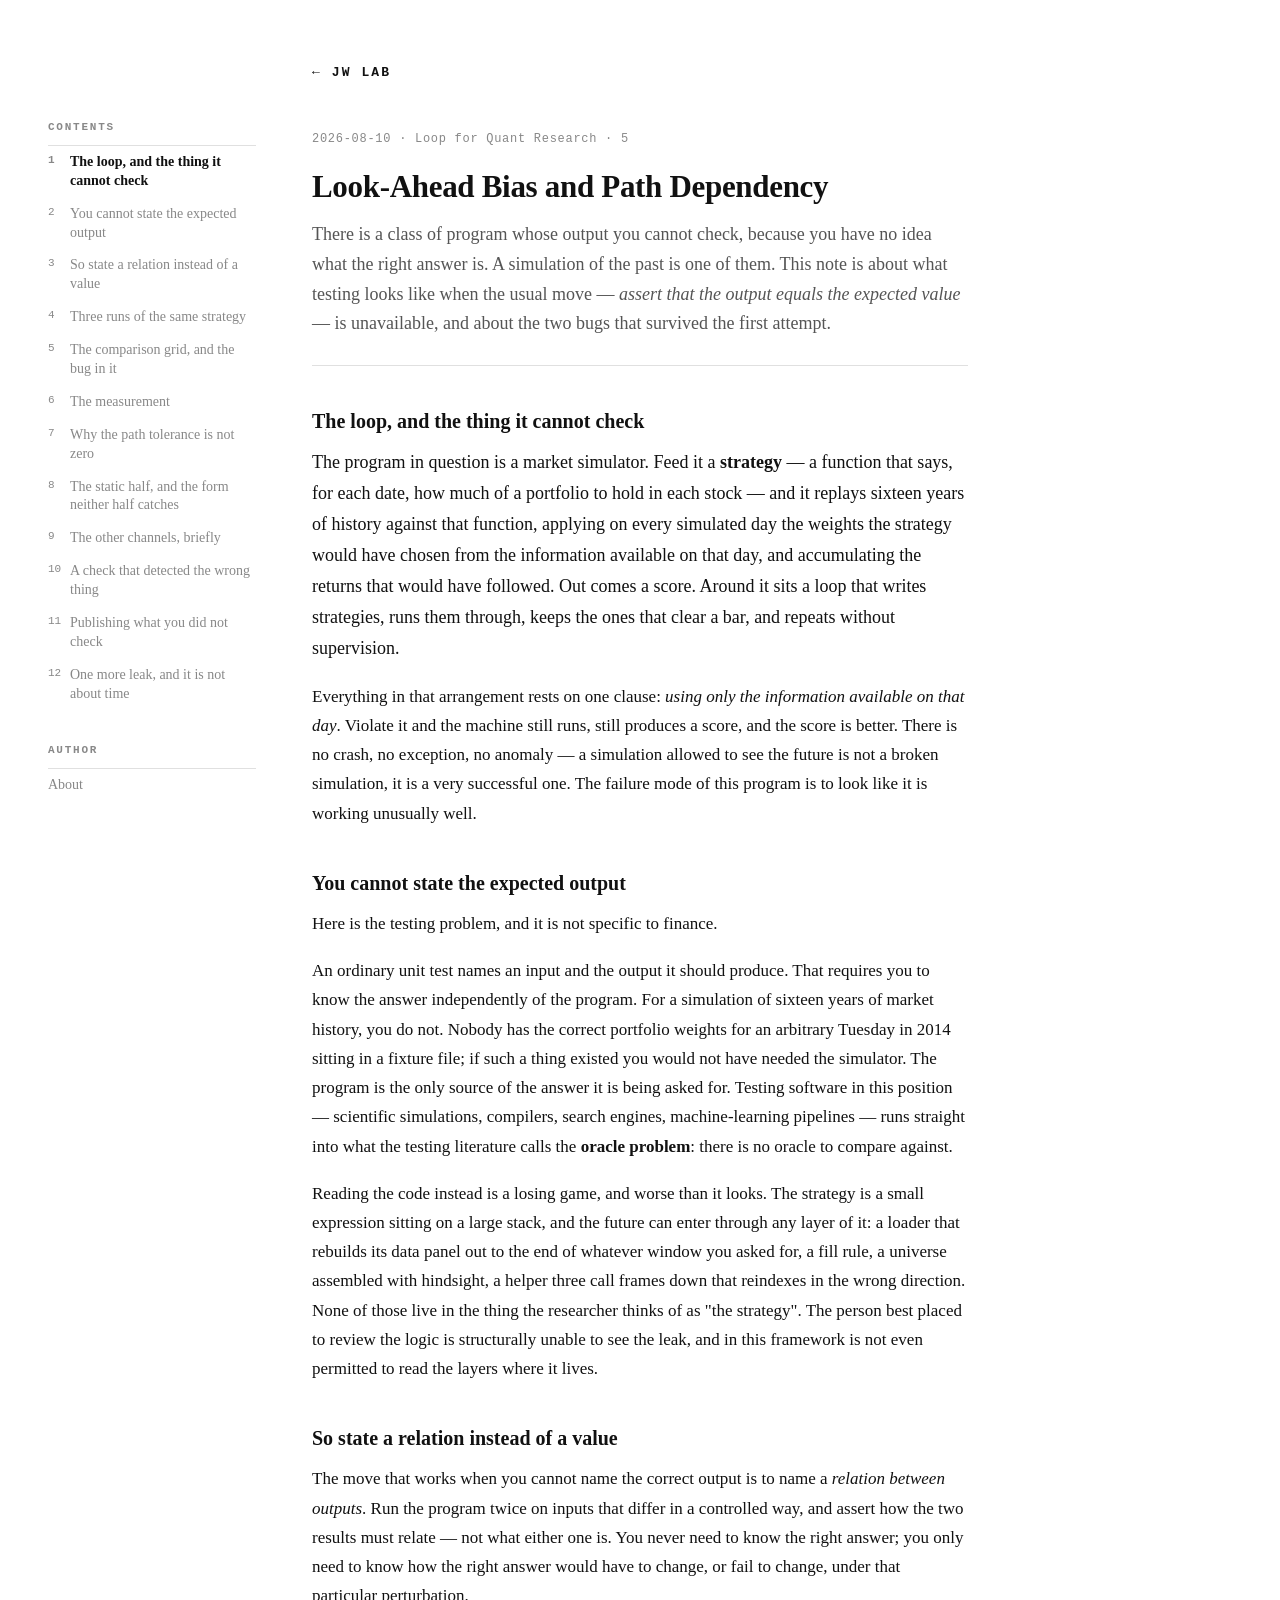
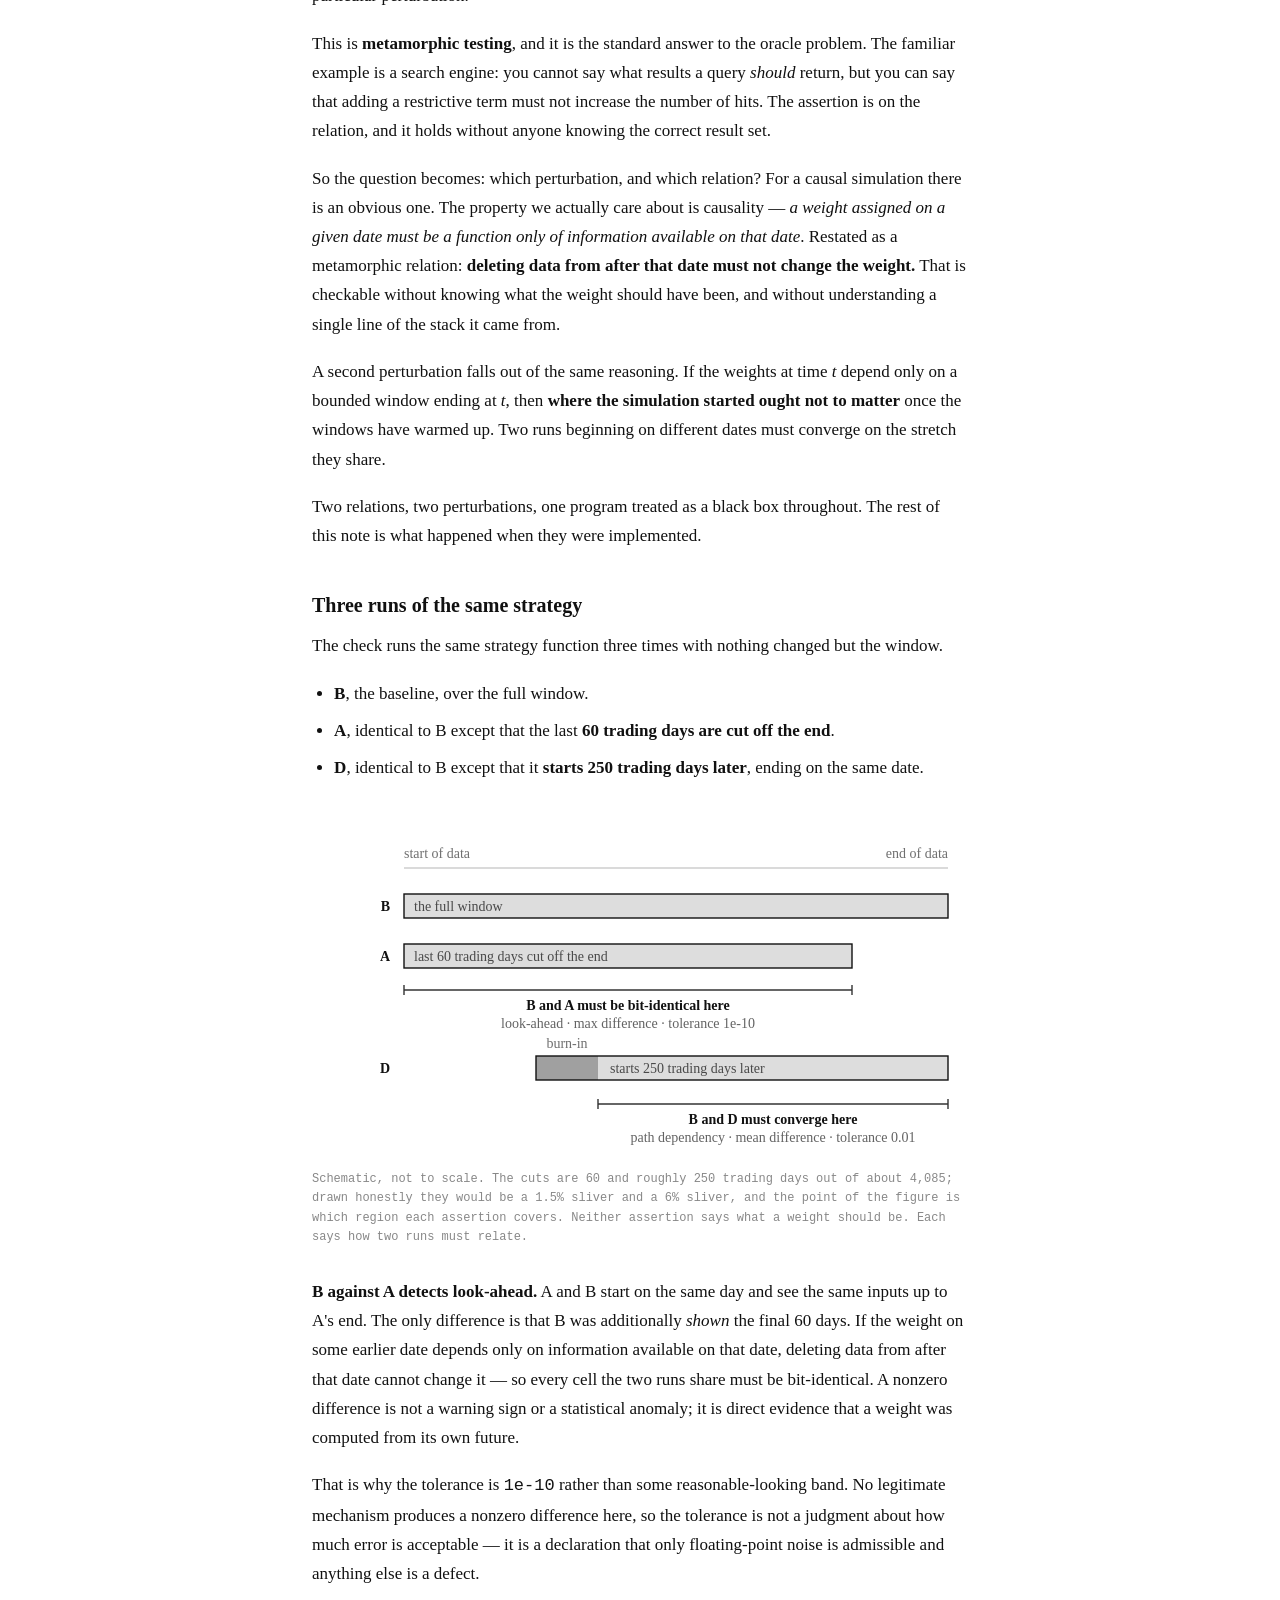
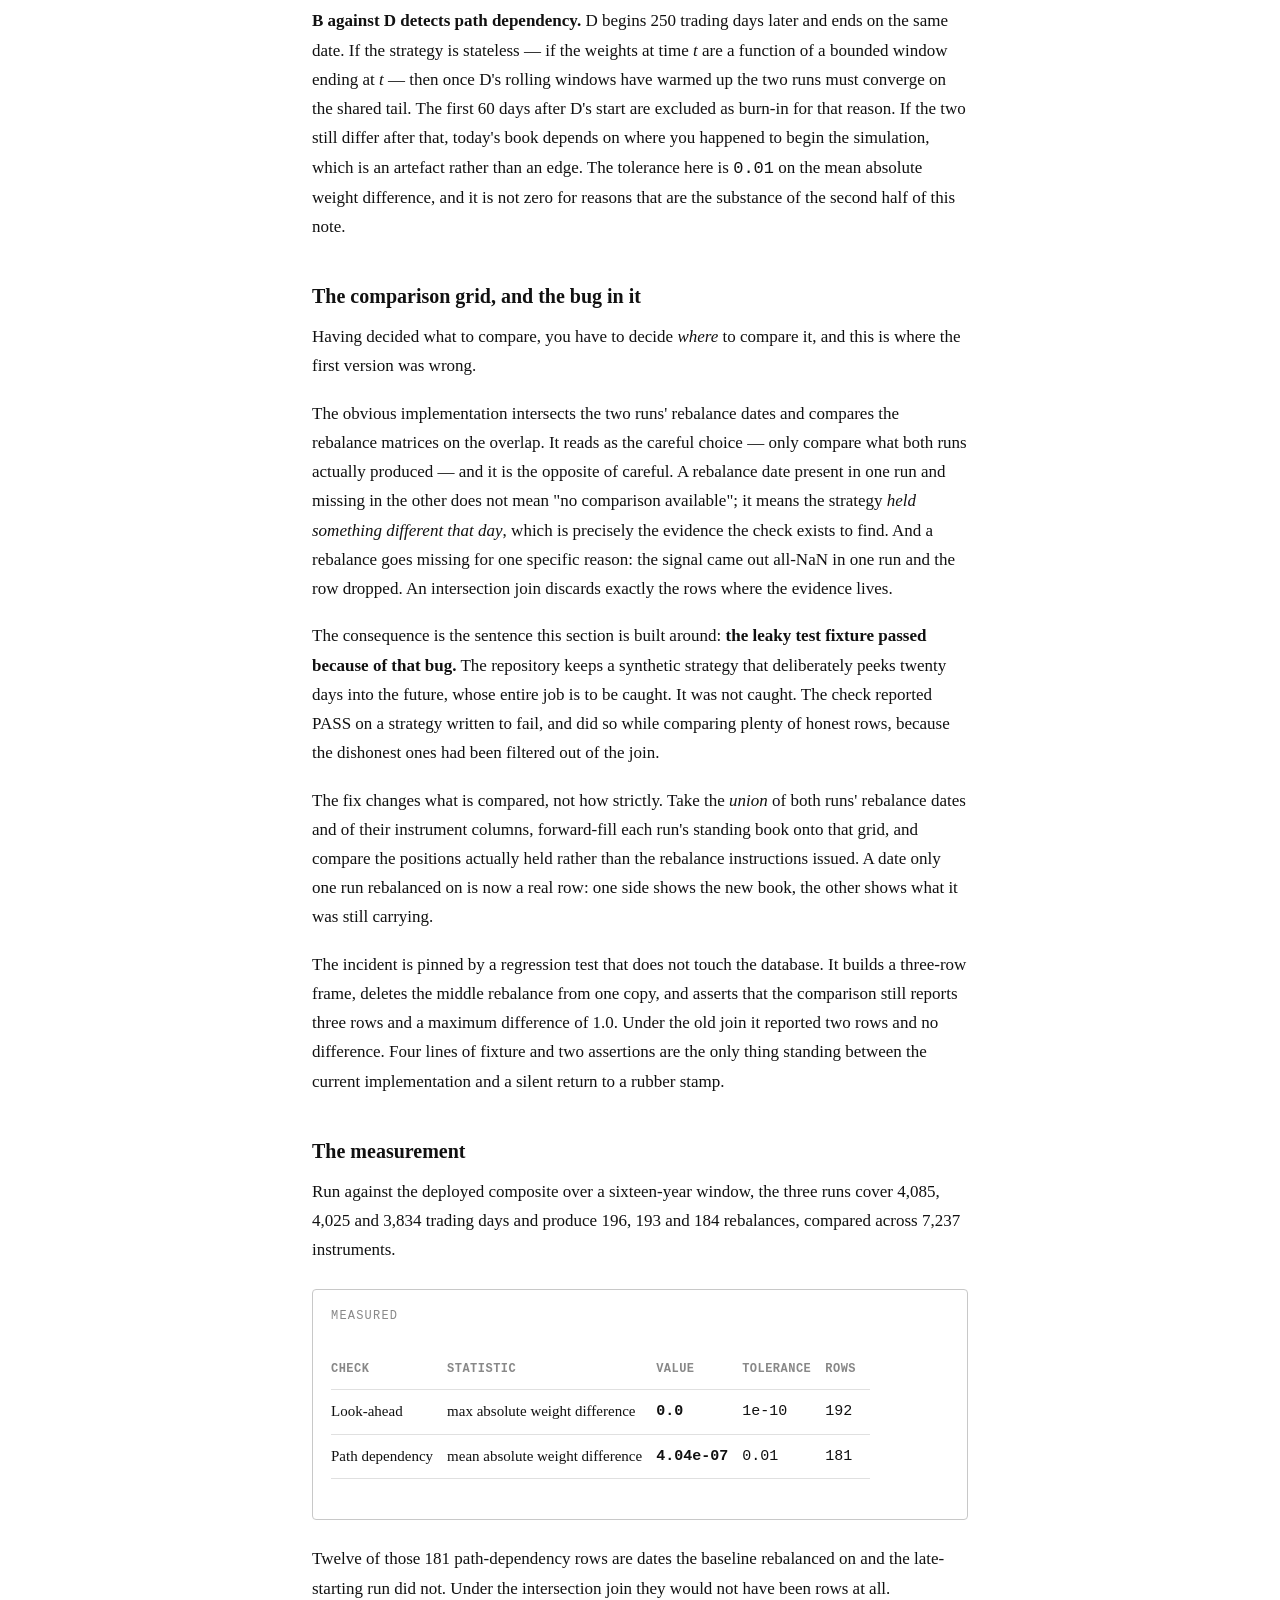
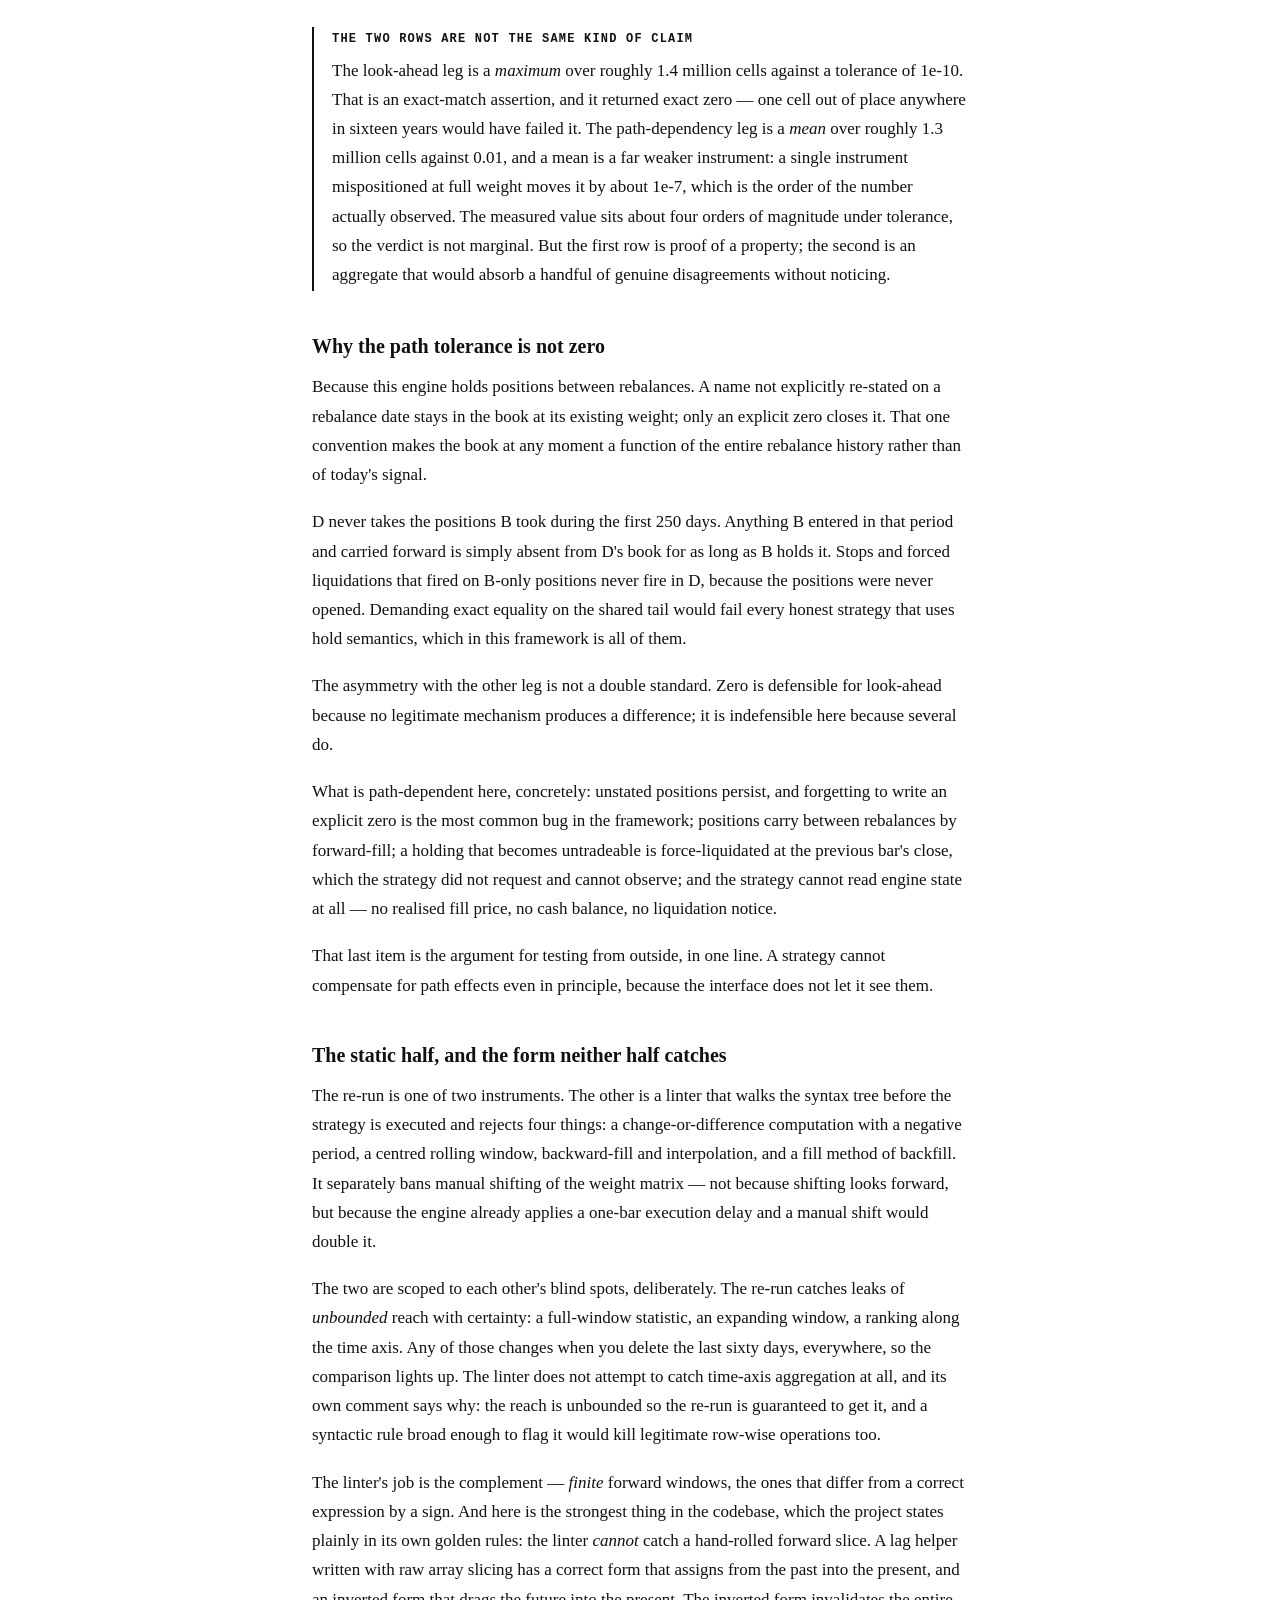
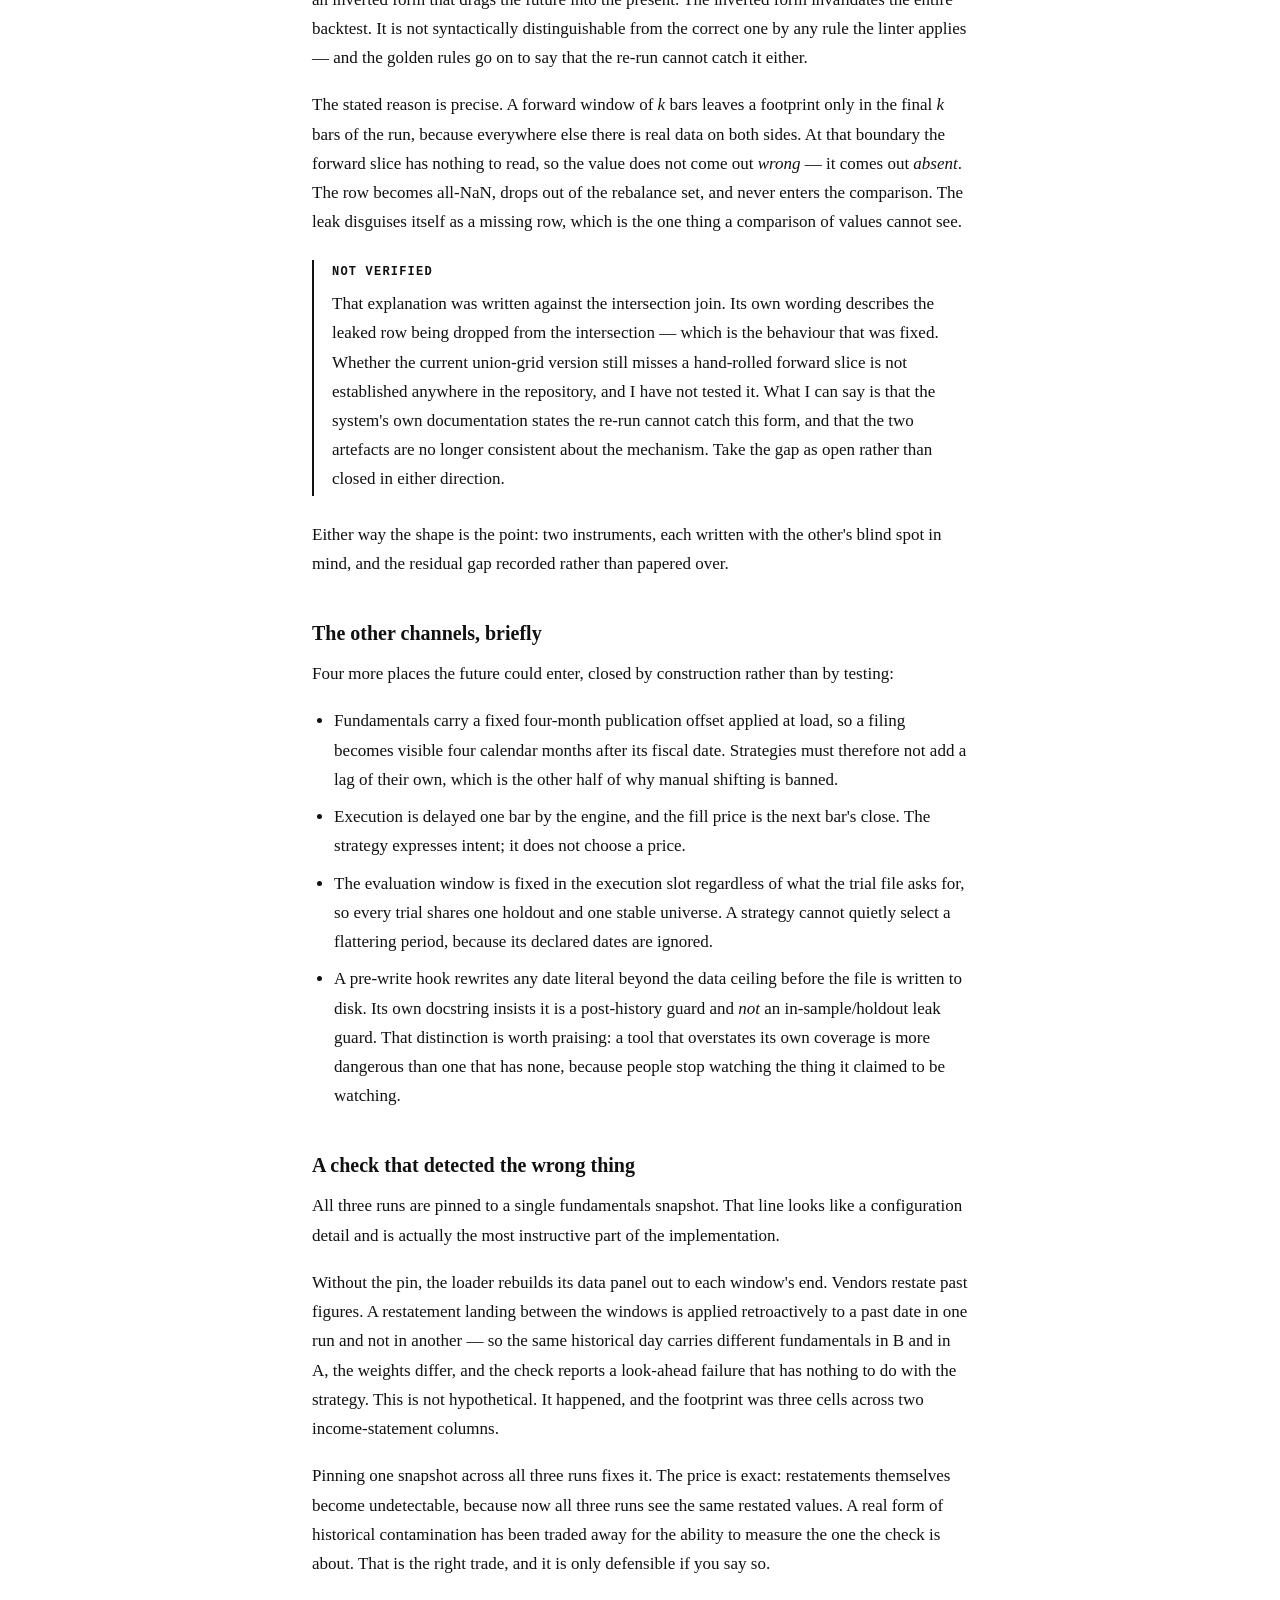
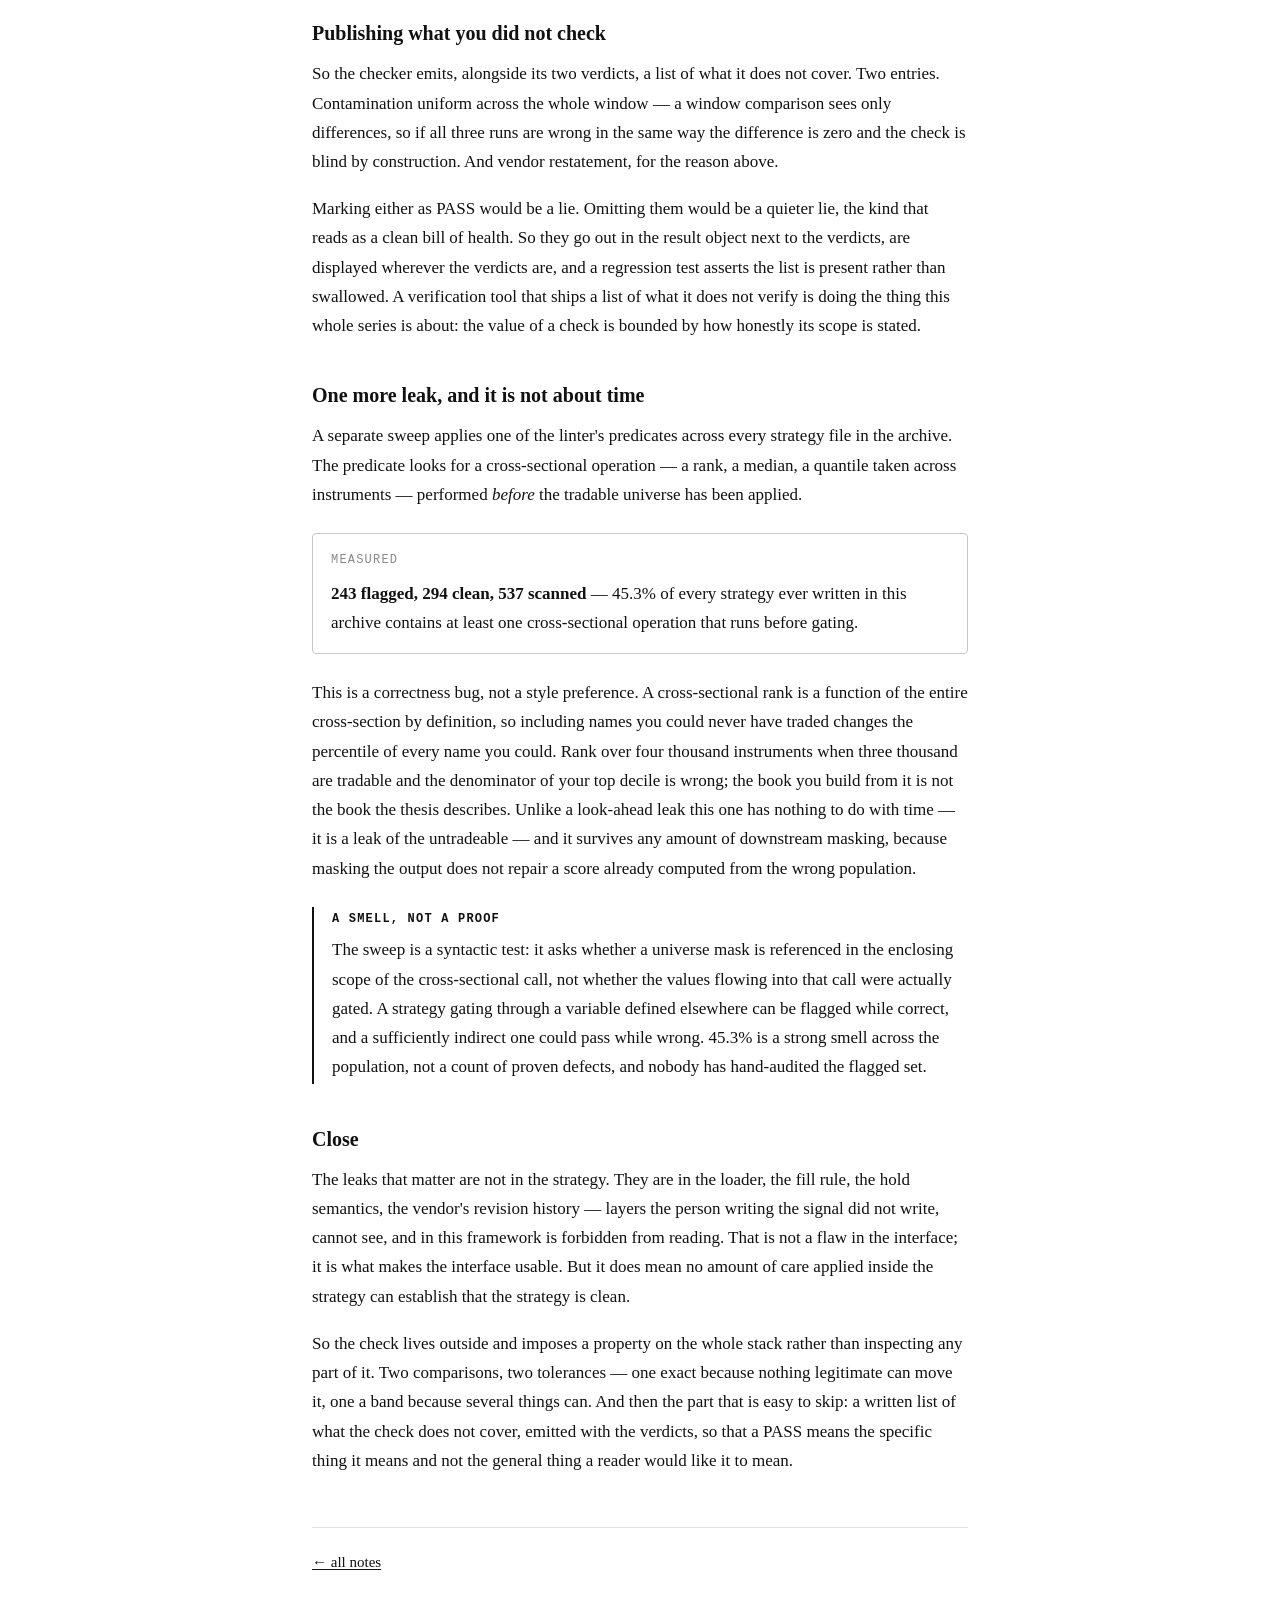
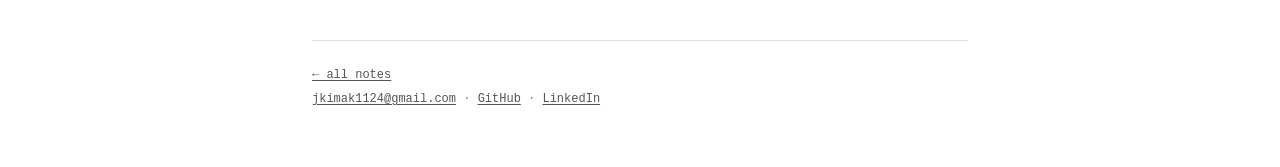
<file: posts/lookahead-and-path-dependency.html>
<!DOCTYPE html>
<html lang="en">
<head>
<meta charset="utf-8">
<meta name="viewport" content="width=device-width, initial-scale=1">
<title>Look-Ahead Bias and Path Dependency</title>
<meta name="description" content="A backtest leaks the future through channels no amount of care inside the strategy can close. You close them from outside, by running the same code over shifted windows and demanding the weights be identical. The first version of that check passed a strategy that was cheating.">
<link rel="stylesheet" href="../style.css">
<link rel="icon" href="data:image/svg+xml,%3Csvg xmlns='http://www.w3.org/2000/svg' viewBox='0 0 100 100'%3E%3Ctext x='50' y='52' font-size='116' text-anchor='middle' dominant-baseline='central'%3E%F0%9F%8D%B8%3C/text%3E%3C/svg%3E">
</head>
<body>

<div class="wrap">

<header class="site">
  <a class="site-name" href="../index.html">← JW Lab</a>
  <a class="hdr-about" href="../about.html">About</a>
</header>

<article>

  <nav class="rail" aria-label="contents"></nav>

  <p class="post-date">2026-08-10 · Loop for Quant Research · 5</p>
  <h1>Look-Ahead Bias and Path Dependency</h1>

  <p class="standfirst">
    There is a class of program whose output you cannot check, because you have
    no idea what the right answer is. A simulation of the past is one of them.
    This note is about what testing looks like when the usual move —
    <em>assert that the output equals the expected value</em> — is unavailable,
    and about the two bugs that survived the first attempt.
  </p>

  <h2>The loop, and the thing it cannot check</h2>

  <p class="lede">
    The program in question is a market simulator. Feed it a
    <strong>strategy</strong> — a function that says, for each date, how much of
    a portfolio to hold in each stock — and it replays sixteen years of history
    against that function, applying on every simulated day the weights the
    strategy would have chosen from the information available on that day, and
    accumulating the returns that would have followed. Out comes a score. Around
    it sits a loop that writes strategies, runs them through, keeps the ones
    that clear a bar, and repeats without supervision.
  </p>

  <p>
    Everything in that arrangement rests on one clause: <em>using only the
    information available on that day</em>. Violate it and the machine still
    runs, still produces a score, and the score is better. There is no crash, no
    exception, no anomaly — a simulation allowed to see the future is not a
    broken simulation, it is a very successful one. The failure mode of this
    program is to look like it is working unusually well.
  </p>

  <h2>You cannot state the expected output</h2>

  <p>
    Here is the testing problem, and it is not specific to finance.
  </p>

  <p>
    An ordinary unit test names an input and the output it should produce. That
    requires you to know the answer independently of the program. For a
    simulation of sixteen years of market history, you do not. Nobody has the
    correct portfolio weights for an arbitrary Tuesday in 2014 sitting in a
    fixture file; if such a thing existed you would not have needed the
    simulator. The program is the only source of the answer it is being asked
    for. Testing software in this position — scientific simulations, compilers,
    search engines, machine-learning pipelines — runs straight into what the
    testing literature calls the <strong>oracle problem</strong>: there is no
    oracle to compare against.
  </p>

  <p>
    Reading the code instead is a losing game, and worse than it looks. The
    strategy is a small expression sitting on a large stack, and the future can
    enter through any layer of it: a loader that rebuilds its data panel out to
    the end of whatever window you asked for, a fill rule, a universe assembled
    with hindsight, a helper three call frames down that reindexes in the wrong
    direction. None of those live in the thing the researcher thinks of as "the
    strategy". The person best placed to review the logic is structurally unable
    to see the leak, and in this framework is not even permitted to read the
    layers where it lives.
  </p>

  <h2>So state a relation instead of a value</h2>

  <p>
    The move that works when you cannot name the correct output is to name a
    <em>relation between outputs</em>. Run the program twice on inputs that
    differ in a controlled way, and assert how the two results must relate — not
    what either one is. You never need to know the right answer; you only need
    to know how the right answer would have to change, or fail to change, under
    that particular perturbation.
  </p>

  <p>
    This is <strong>metamorphic testing</strong>, and it is the standard answer
    to the oracle problem. The familiar example is a search engine: you cannot
    say what results a query <em>should</em> return, but you can say that adding
    a restrictive term must not increase the number of hits. The assertion is on
    the relation, and it holds without anyone knowing the correct result set.
  </p>

  <p>
    So the question becomes: which perturbation, and which relation? For a
    causal simulation there is an obvious one. The property we actually care
    about is causality — <em>a weight assigned on a given date must be a
    function only of information available on that date</em>. Restated as a
    metamorphic relation: <strong>deleting data from after that date must not
    change the weight.</strong> That is checkable without knowing what the
    weight should have been, and without understanding a single line of the
    stack it came from.
  </p>

  <p>
    A second perturbation falls out of the same reasoning. If the weights at
    time <em>t</em> depend only on a bounded window ending at <em>t</em>, then
    <strong>where the simulation started ought not to matter</strong> once the
    windows have warmed up. Two runs beginning on different dates must converge
    on the stretch they share.
  </p>

  <p>
    Two relations, two perturbations, one program treated as a black box
    throughout. The rest of this note is what happened when they were
    implemented.
  </p>

  <h2>Three runs of the same strategy</h2>

  <p>
    The check runs the same strategy function three times with nothing changed
    but the window.
  </p>

  <ul>
    <li><strong>B</strong>, the baseline, over the full window.</li>
    <li><strong>A</strong>, identical to B except that the last <strong>60
      trading days are cut off the end</strong>.</li>
    <li><strong>D</strong>, identical to B except that it <strong>starts 250
      trading days later</strong>, ending on the same date.</li>
  </ul>

  <figure>
    <div class="fig-scroll">
      <svg viewBox="0 0 656 348" role="img" aria-label="Three runs of one strategy drawn as windows on a shared timeline. B is the full window. A ends early. D starts late. The region B and A share must be identical; the region B and D share, after a burn-in, must converge.">
      <line x1="92" y1="56" x2="636" y2="56" stroke="currentColor" stroke-width="1" opacity=".3"/>
      <text x="92" y="46" font-size="14" fill="currentColor" opacity=".6">start of data</text>
      <text x="636" y="46" font-size="14" fill="currentColor" opacity=".6" text-anchor="end">end of data</text>
      <rect x="92" y="82" width="544" height="24" fill="currentColor" opacity=".14"/>
      <rect x="92" y="82" width="544" height="24" fill="none" stroke="currentColor" stroke-width="1.4"/>
      <text x="78" y="99" font-size="14" font-weight="700" fill="currentColor" text-anchor="end">B</text>
      <text x="102" y="99" font-size="14" fill="currentColor" opacity=".72">the full window</text>
      <rect x="92" y="132" width="448" height="24" fill="currentColor" opacity=".14"/>
      <rect x="92" y="132" width="448" height="24" fill="none" stroke="currentColor" stroke-width="1.4"/>
      <text x="78" y="149" font-size="14" font-weight="700" fill="currentColor" text-anchor="end">A</text>
      <text x="102" y="149" font-size="14" fill="currentColor" opacity=".72">last 60 trading days cut off the end</text>
      <rect x="224" y="244" width="412" height="24" fill="currentColor" opacity=".14"/>
      <rect x="224" y="244" width="412" height="24" fill="none" stroke="currentColor" stroke-width="1.4"/>
      <text x="78" y="261" font-size="14" font-weight="700" fill="currentColor" text-anchor="end">D</text>
      <text x="298" y="261" font-size="14" fill="currentColor" opacity=".72">starts 250 trading days later</text>
      <g stroke="currentColor" stroke-width="1.4" opacity=".85"><line x1="92" y1="178" x2="540" y2="178"/><line x1="92" y1="173" x2="92" y2="183"/><line x1="540" y1="173" x2="540" y2="183"/></g>
      <text x="316" y="198" font-size="14" font-weight="600" fill="currentColor" text-anchor="middle">B and A must be bit-identical here</text>
      <text x="316" y="216" font-size="14" fill="currentColor" opacity=".65" text-anchor="middle">look-ahead · max difference · tolerance 1e-10</text>
      <g stroke="currentColor" stroke-width="1.4" opacity=".85"><line x1="286" y1="292" x2="636" y2="292"/><line x1="286" y1="287" x2="286" y2="297"/><line x1="636" y1="287" x2="636" y2="297"/></g>
      <text x="461" y="312" font-size="14" font-weight="600" fill="currentColor" text-anchor="middle">B and D must converge here</text>
      <text x="461" y="330" font-size="14" fill="currentColor" opacity=".65" text-anchor="middle">path dependency · mean difference · tolerance 0.01</text>
      <rect x="224" y="244" width="62" height="24" fill="currentColor" opacity=".30"/>
      <text x="255" y="236" font-size="14" fill="currentColor" opacity=".6" text-anchor="middle">burn-in</text>
      </svg>
    </div>
    <figcaption>
      Schematic, not to scale. The cuts are 60 and roughly 250 trading days out
      of about 4,085; drawn honestly they would be a 1.5% sliver and a 6%
      sliver, and the point of the figure is which region each assertion
      covers. Neither assertion says what a weight should be. Each says how two
      runs must relate.
    </figcaption>
  </figure>

  <p>
    <strong>B against A detects look-ahead.</strong> A and B start on the same
    day and see the same inputs up to A's end. The only difference is that B was
    additionally <em>shown</em> the final 60 days. If the weight on some earlier
    date depends only on information available on that date, deleting data from
    after that date cannot change it — so every cell the two runs share must be
    bit-identical. A nonzero difference is not a warning sign or a statistical
    anomaly; it is direct evidence that a weight was computed from its own
    future.
  </p>

  <p>
    That is why the tolerance is <span class="mono">1e-10</span> rather than
    some reasonable-looking band. No legitimate mechanism produces a nonzero
    difference here, so the tolerance is not a judgment about how much error is
    acceptable — it is a declaration that only floating-point noise is
    admissible and anything else is a defect.
  </p>

  <p>
    <strong>B against D detects path dependency.</strong> D begins 250 trading
    days later and ends on the same date. If the strategy is stateless — if the
    weights at time <em>t</em> are a function of a bounded window ending at
    <em>t</em> — then once D's rolling windows have warmed up the two runs must
    converge on the shared tail. The first 60 days after D's start are excluded
    as burn-in for that reason. If the two still differ after that, today's book
    depends on where you happened to begin the simulation, which is an artefact
    rather than an edge. The tolerance here is <span class="mono">0.01</span> on
    the mean absolute weight difference, and it is not zero for reasons that are
    the substance of the second half of this note.
  </p>

  <h2>The comparison grid, and the bug in it</h2>

  <p>
    Having decided what to compare, you have to decide <em>where</em> to compare
    it, and this is where the first version was wrong.
  </p>

  <p>
    The obvious implementation intersects the two runs' rebalance dates and
    compares the rebalance matrices on the overlap. It reads as the careful
    choice — only compare what both runs actually produced — and it is the
    opposite of careful. A rebalance date present in one run and missing in the
    other does not mean "no comparison available"; it means the strategy
    <em>held something different that day</em>, which is precisely the evidence
    the check exists to find. And a rebalance goes missing for one specific
    reason: the signal came out all-NaN in one run and the row dropped. An
    intersection join discards exactly the rows where the evidence lives.
  </p>

  <p>
    The consequence is the sentence this section is built around: <strong>the
    leaky test fixture passed because of that bug.</strong> The repository keeps
    a synthetic strategy that deliberately peeks twenty days into the future,
    whose entire job is to be caught. It was not caught. The check reported PASS
    on a strategy written to fail, and did so while comparing plenty of honest
    rows, because the dishonest ones had been filtered out of the join.
  </p>

  <p>
    The fix changes what is compared, not how strictly. Take the <em>union</em>
    of both runs' rebalance dates and of their instrument columns, forward-fill
    each run's standing book onto that grid, and compare the positions actually
    held rather than the rebalance instructions issued. A date only one run
    rebalanced on is now a real row: one side shows the new book, the other
    shows what it was still carrying.
  </p>

  <p>
    The incident is pinned by a regression test that does not touch the
    database. It builds a three-row frame, deletes the middle rebalance from one
    copy, and asserts that the comparison still reports three rows and a maximum
    difference of 1.0. Under the old join it reported two rows and no
    difference. Four lines of fixture and two assertions are the only thing
    standing between the current implementation and a silent return to a rubber
    stamp.
  </p>

  <h2>The measurement</h2>

  <p>
    Run against the deployed composite over a sixteen-year window, the three
    runs cover 4,085, 4,025 and 3,834 trading days and produce 196, 193 and 184
    rebalances, compared across 7,237 instruments.
  </p>

  <div class="measured">
    <span class="lbl">Measured</span>
    <table>
      <thead>
        <tr>
          <th>Check</th><th>Statistic</th><th>Value</th>
          <th>Tolerance</th><th>Rows</th>
        </tr>
      </thead>
      <tbody>
        <tr>
          <td>Look-ahead</td>
          <td>max absolute weight difference</td>
          <td class="num"><strong>0.0</strong></td>
          <td class="num">1e-10</td>
          <td class="num">192</td>
        </tr>
        <tr>
          <td>Path dependency</td>
          <td>mean absolute weight difference</td>
          <td class="num"><strong>4.04e-07</strong></td>
          <td class="num">0.01</td>
          <td class="num">181</td>
        </tr>
      </tbody>
    </table>
  </div>

  <p>
    Twelve of those 181 path-dependency rows are dates the baseline rebalanced
    on and the late-starting run did not. Under the intersection join they would
    not have been rows at all.
  </p>

  <div class="caveat">
    <span class="lbl">The two rows are not the same kind of claim</span>
    <p>
      The look-ahead leg is a <em>maximum</em> over roughly 1.4 million cells
      against a tolerance of 1e-10. That is an exact-match assertion, and it
      returned exact zero — one cell out of place anywhere in sixteen years
      would have failed it. The path-dependency leg is a <em>mean</em> over
      roughly 1.3 million cells against 0.01, and a mean is a far weaker
      instrument: a single instrument mispositioned at full weight moves it by
      about 1e-7, which is the order of the number actually observed. The
      measured value sits about four orders of magnitude under tolerance, so the
      verdict is not marginal. But the first row is proof of a property; the
      second is an aggregate that would absorb a handful of genuine
      disagreements without noticing.
    </p>
  </div>

  <h2>Why the path tolerance is not zero</h2>

  <p>
    Because this engine holds positions between rebalances. A name not
    explicitly re-stated on a rebalance date stays in the book at its existing
    weight; only an explicit zero closes it. That one convention makes the book
    at any moment a function of the entire rebalance history rather than of
    today's signal.
  </p>

  <p>
    D never takes the positions B took during the first 250 days. Anything B
    entered in that period and carried forward is simply absent from D's book
    for as long as B holds it. Stops and forced liquidations that fired on
    B-only positions never fire in D, because the positions were never opened.
    Demanding exact equality on the shared tail would fail every honest strategy
    that uses hold semantics, which in this framework is all of them.
  </p>

  <p>
    The asymmetry with the other leg is not a double standard. Zero is
    defensible for look-ahead because no legitimate mechanism produces a
    difference; it is indefensible here because several do.
  </p>

  <p>
    What is path-dependent here, concretely: unstated positions persist, and
    forgetting to write an explicit zero is the most common bug in the
    framework; positions carry between rebalances by forward-fill; a holding
    that becomes untradeable is force-liquidated at the previous bar's close,
    which the strategy did not request and cannot observe; and the strategy
    cannot read engine state at all — no realised fill price, no cash balance,
    no liquidation notice.
  </p>

  <p>
    That last item is the argument for testing from outside, in one line. A
    strategy cannot compensate for path effects even in principle, because the
    interface does not let it see them.
  </p>

  <h2>The static half, and the form neither half catches</h2>

  <p>
    The re-run is one of two instruments. The other is a linter that walks the
    syntax tree before the strategy is executed and rejects four things: a
    change-or-difference computation with a negative period, a centred rolling
    window, backward-fill and interpolation, and a fill method of backfill. It
    separately bans manual shifting of the weight matrix — not because shifting
    looks forward, but because the engine already applies a one-bar execution
    delay and a manual shift would double it.
  </p>

  <p>
    The two are scoped to each other's blind spots, deliberately. The re-run
    catches leaks of <em>unbounded</em> reach with certainty: a full-window
    statistic, an expanding window, a ranking along the time axis. Any of those
    changes when you delete the last sixty days, everywhere, so the comparison
    lights up. The linter does not attempt to catch time-axis aggregation at
    all, and its own comment says why: the reach is unbounded so the re-run is
    guaranteed to get it, and a syntactic rule broad enough to flag it would
    kill legitimate row-wise operations too.
  </p>

  <p>
    The linter's job is the complement — <em>finite</em> forward windows, the
    ones that differ from a correct expression by a sign. And here is the
    strongest thing in the codebase, which the project states plainly in its own
    golden rules: the linter <em>cannot</em> catch a hand-rolled forward slice.
    A lag helper written with raw array slicing has a correct form that assigns
    from the past into the present, and an inverted form that drags the future
    into the present. The inverted form invalidates the entire backtest. It is
    not syntactically distinguishable from the correct one by any rule the
    linter applies — and the golden rules go on to say that the re-run cannot
    catch it either.
  </p>

  <p>
    The stated reason is precise. A forward window of <em>k</em> bars leaves a
    footprint only in the final <em>k</em> bars of the run, because everywhere
    else there is real data on both sides. At that boundary the forward slice
    has nothing to read, so the value does not come out <em>wrong</em> — it
    comes out <em>absent</em>. The row becomes all-NaN, drops out of the
    rebalance set, and never enters the comparison. The leak disguises itself as
    a missing row, which is the one thing a comparison of values cannot see.
  </p>

  <div class="caveat">
    <span class="lbl">Not verified</span>
    <p>
      That explanation was written against the intersection join. Its own
      wording describes the leaked row being dropped from the intersection —
      which is the behaviour that was fixed. Whether the current union-grid
      version still misses a hand-rolled forward slice is not established
      anywhere in the repository, and I have not tested it. What I can say is
      that the system's own documentation states the re-run cannot catch this
      form, and that the two artefacts are no longer consistent about the
      mechanism. Take the gap as open rather than closed in either direction.
    </p>
  </div>

  <p>
    Either way the shape is the point: two instruments, each written with the
    other's blind spot in mind, and the residual gap recorded rather than
    papered over.
  </p>

  <h2>The other channels, briefly</h2>

  <p>
    Four more places the future could enter, closed by construction rather than
    by testing:
  </p>

  <ul>
    <li>
      Fundamentals carry a fixed four-month publication offset applied at load,
      so a filing becomes visible four calendar months after its fiscal date.
      Strategies must therefore not add a lag of their own, which is the other
      half of why manual shifting is banned.
    </li>
    <li>
      Execution is delayed one bar by the engine, and the fill price is the next
      bar's close. The strategy expresses intent; it does not choose a price.
    </li>
    <li>
      The evaluation window is fixed in the execution slot regardless of what
      the trial file asks for, so every trial shares one holdout and one stable
      universe. A strategy cannot quietly select a flattering period, because
      its declared dates are ignored.
    </li>
    <li>
      A pre-write hook rewrites any date literal beyond the data ceiling before
      the file is written to disk. Its own docstring insists it is a
      post-history guard and <em>not</em> an in-sample/holdout leak guard. That
      distinction is worth praising: a tool that overstates its own coverage is
      more dangerous than one that has none, because people stop watching the
      thing it claimed to be watching.
    </li>
  </ul>

  <h2>A check that detected the wrong thing</h2>

  <p>
    All three runs are pinned to a single fundamentals snapshot. That line looks
    like a configuration detail and is actually the most instructive part of the
    implementation.
  </p>

  <p>
    Without the pin, the loader rebuilds its data panel out to each window's
    end. Vendors restate past figures. A restatement landing between the windows
    is applied retroactively to a past date in one run and not in another — so
    the same historical day carries different fundamentals in B and in A, the
    weights differ, and the check reports a look-ahead failure that has nothing
    to do with the strategy. This is not hypothetical. It happened, and the
    footprint was three cells across two income-statement columns.
  </p>

  <p>
    Pinning one snapshot across all three runs fixes it. The price is exact:
    restatements themselves become undetectable, because now all three runs see
    the same restated values. A real form of historical contamination has been
    traded away for the ability to measure the one the check is about. That is
    the right trade, and it is only defensible if you say so.
  </p>

  <h2>Publishing what you did not check</h2>

  <p>
    So the checker emits, alongside its two verdicts, a list of what it does not
    cover. Two entries. Contamination uniform across the whole window — a window
    comparison sees only differences, so if all three runs are wrong in the same
    way the difference is zero and the check is blind by construction. And
    vendor restatement, for the reason above.
  </p>

  <p>
    Marking either as PASS would be a lie. Omitting them would be a quieter lie,
    the kind that reads as a clean bill of health. So they go out in the result
    object next to the verdicts, are displayed wherever the verdicts are, and a
    regression test asserts the list is present rather than swallowed. A
    verification tool that ships a list of what it does not verify is doing the
    thing this whole series is about: the value of a check is bounded by how
    honestly its scope is stated.
  </p>

  <h2>One more leak, and it is not about time</h2>

  <p>
    A separate sweep applies one of the linter's predicates across every
    strategy file in the archive. The predicate looks for a cross-sectional
    operation — a rank, a median, a quantile taken across instruments —
    performed <em>before</em> the tradable universe has been applied.
  </p>

  <div class="measured">
    <span class="lbl">Measured</span>
    <p>
      <strong>243 flagged, 294 clean, 537 scanned</strong> — 45.3% of every
      strategy ever written in this archive contains at least one cross-sectional
      operation that runs before gating.
    </p>
  </div>

  <p>
    This is a correctness bug, not a style preference. A cross-sectional rank is
    a function of the entire cross-section by definition, so including names you
    could never have traded changes the percentile of every name you could. Rank
    over four thousand instruments when three thousand are tradable and the
    denominator of your top decile is wrong; the book you build from it is not
    the book the thesis describes. Unlike a look-ahead leak this one has nothing
    to do with time — it is a leak of the untradeable — and it survives any
    amount of downstream masking, because masking the output does not repair a
    score already computed from the wrong population.
  </p>

  <div class="caveat">
    <span class="lbl">A smell, not a proof</span>
    <p>
      The sweep is a syntactic test: it asks whether a universe mask is
      referenced in the enclosing scope of the cross-sectional call, not whether
      the values flowing into that call were actually gated. A strategy gating
      through a variable defined elsewhere can be flagged while correct, and a
      sufficiently indirect one could pass while wrong. 45.3% is a strong smell
      across the population, not a count of proven defects, and nobody has
      hand-audited the flagged set.
    </p>
  </div>

  <h2>Close</h2>

  <p>
    The leaks that matter are not in the strategy. They are in the loader, the
    fill rule, the hold semantics, the vendor's revision history — layers the
    person writing the signal did not write, cannot see, and in this framework
    is forbidden from reading. That is not a flaw in the interface; it is what
    makes the interface usable. But it does mean no amount of care applied
    inside the strategy can establish that the strategy is clean.
  </p>

  <p>
    So the check lives outside and imposes a property on the whole stack rather
    than inspecting any part of it. Two comparisons, two tolerances — one exact
    because nothing legitimate can move it, one a band because several things
    can. And then the part that is easy to skip: a written list of what the
    check does not cover, emitted with the verdicts, so that a PASS means the
    specific thing it means and not the general thing a reader would like it to
    mean.
  </p>

  <div class="post-nav">
    <a href="../index.html">← all notes</a>
  </div>

</article>

<footer class="site">
  <div><a href="../index.html">← all notes</a></div>
  <div>
    <a href="mailto:jkimak1124@gmail.com">jkimak1124@gmail.com</a> ·
    <a href="https://github.com/ico1036" rel="noopener">GitHub</a> ·
    <a href="https://www.linkedin.com/in/jiwoong-kim-b9934417a" rel="noopener">LinkedIn</a>
  </div>
</footer>

</div>

<script src="../toc.js" defer></script>
</body>
</html>
</file>
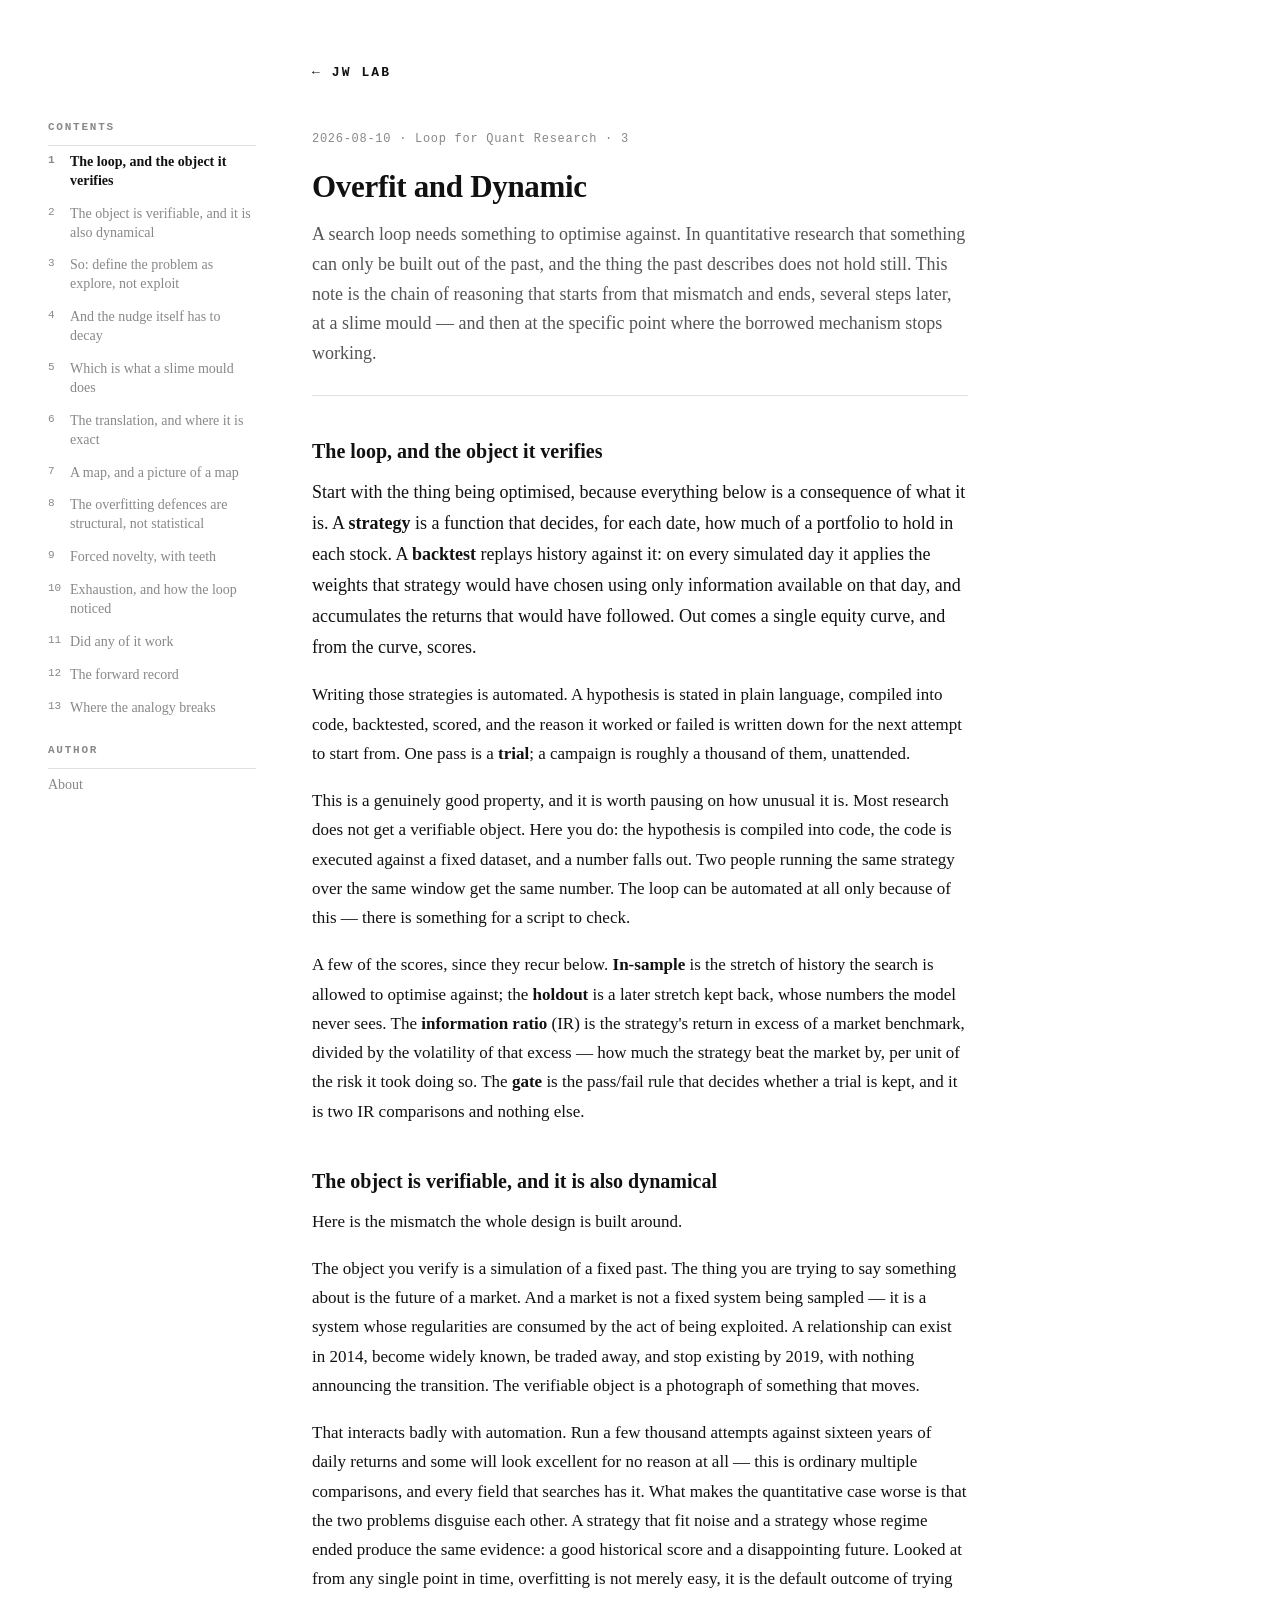
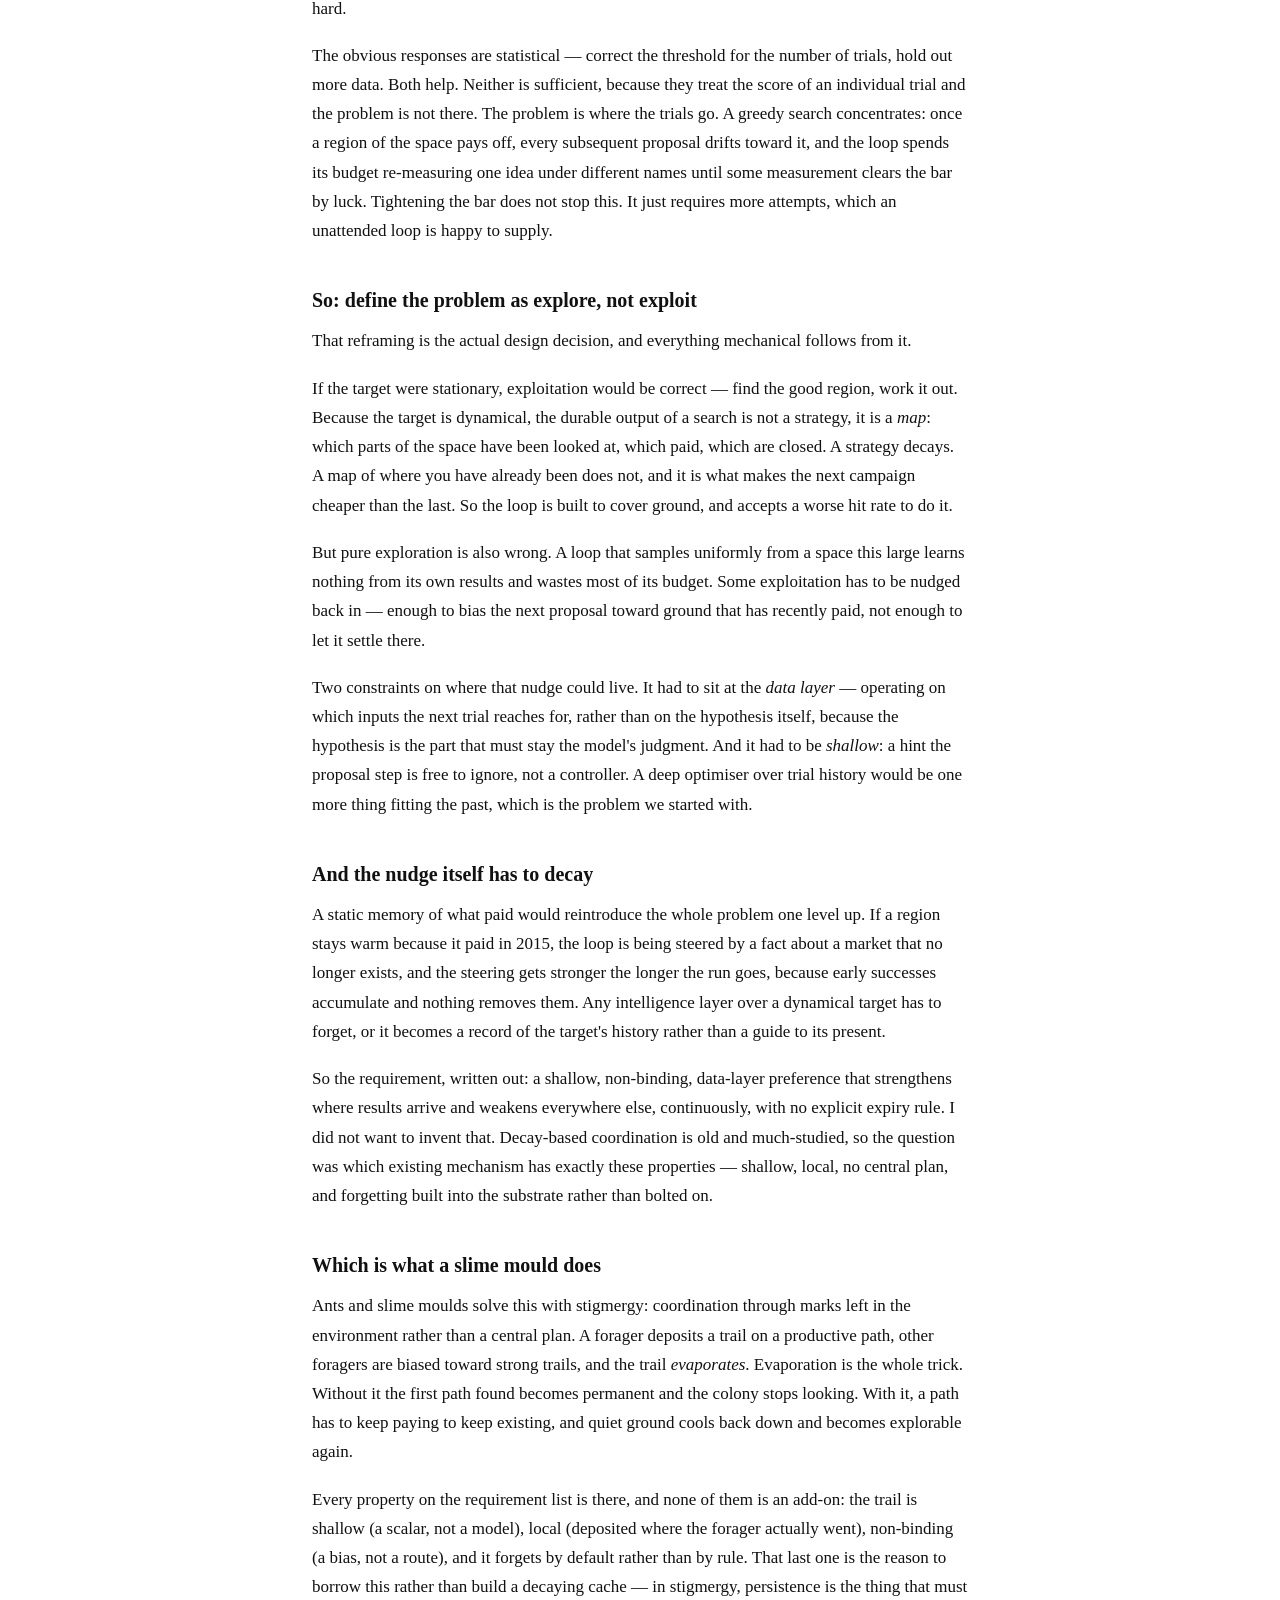
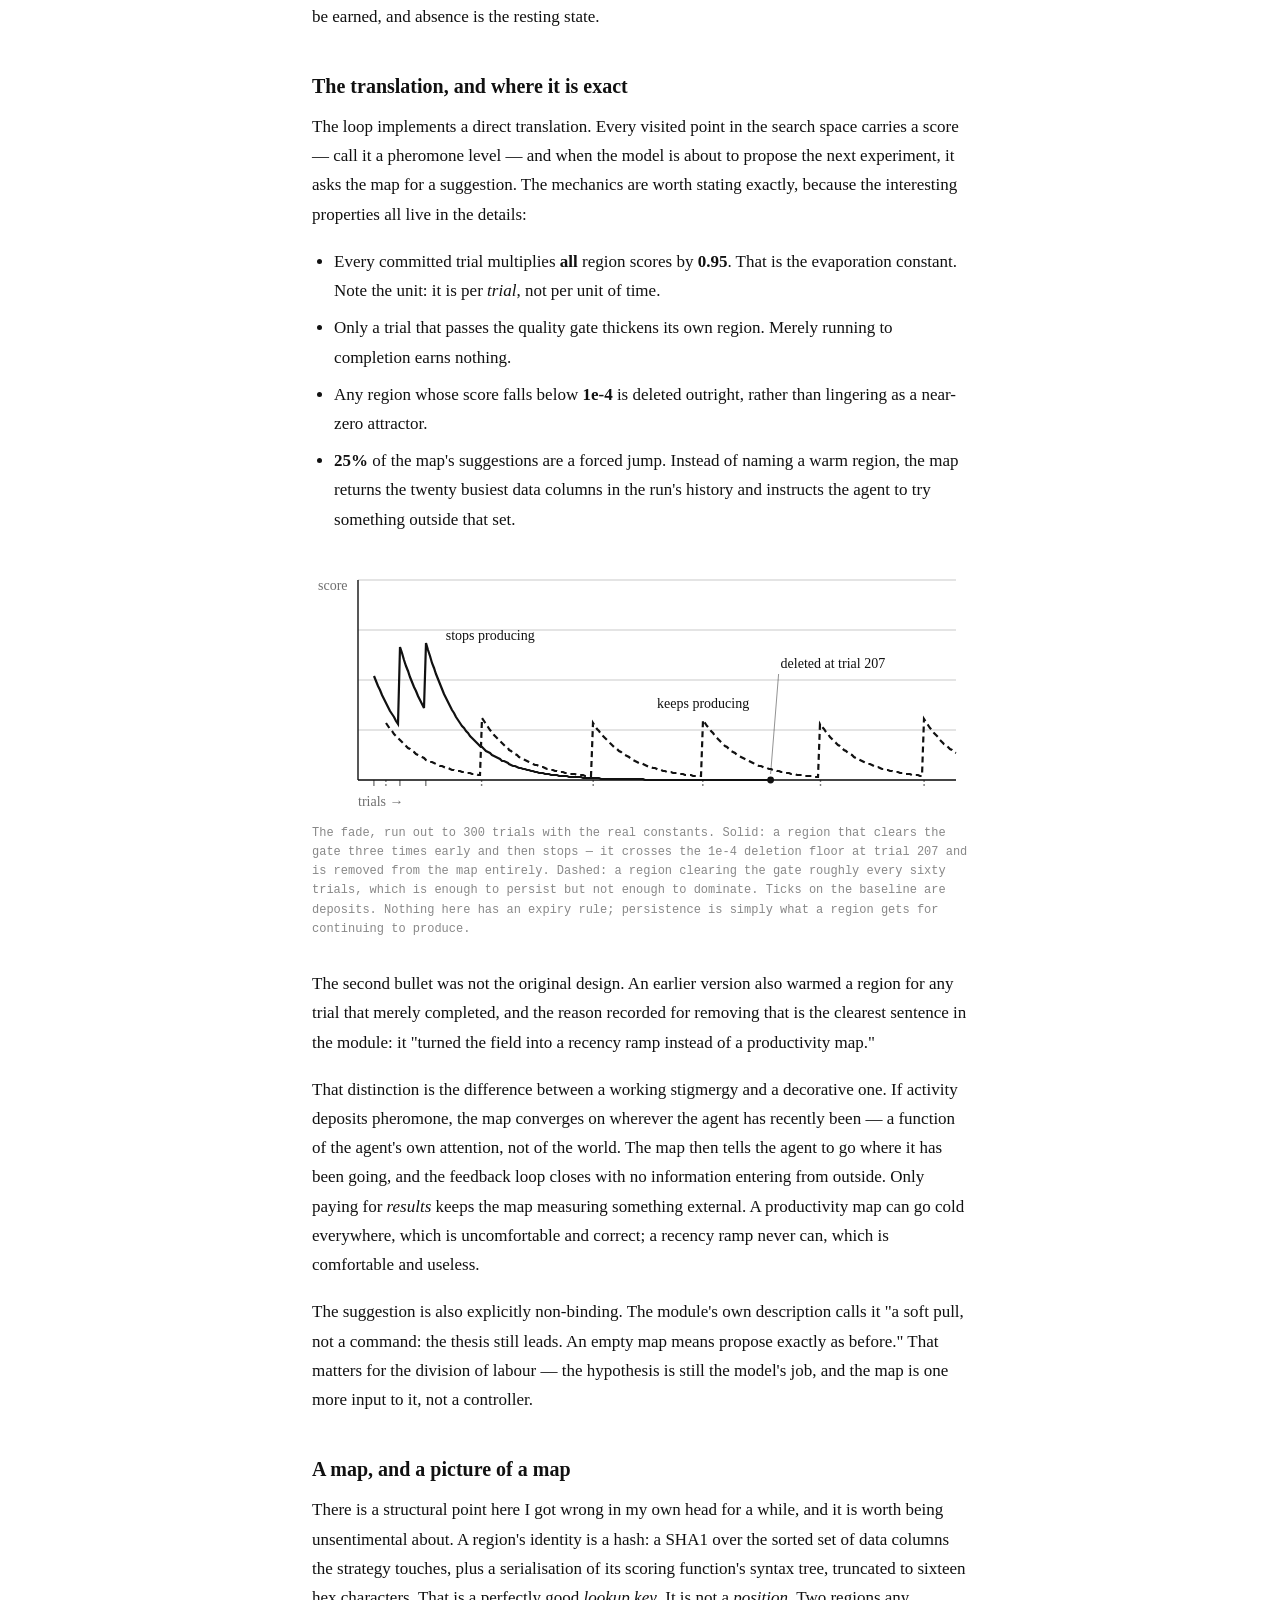
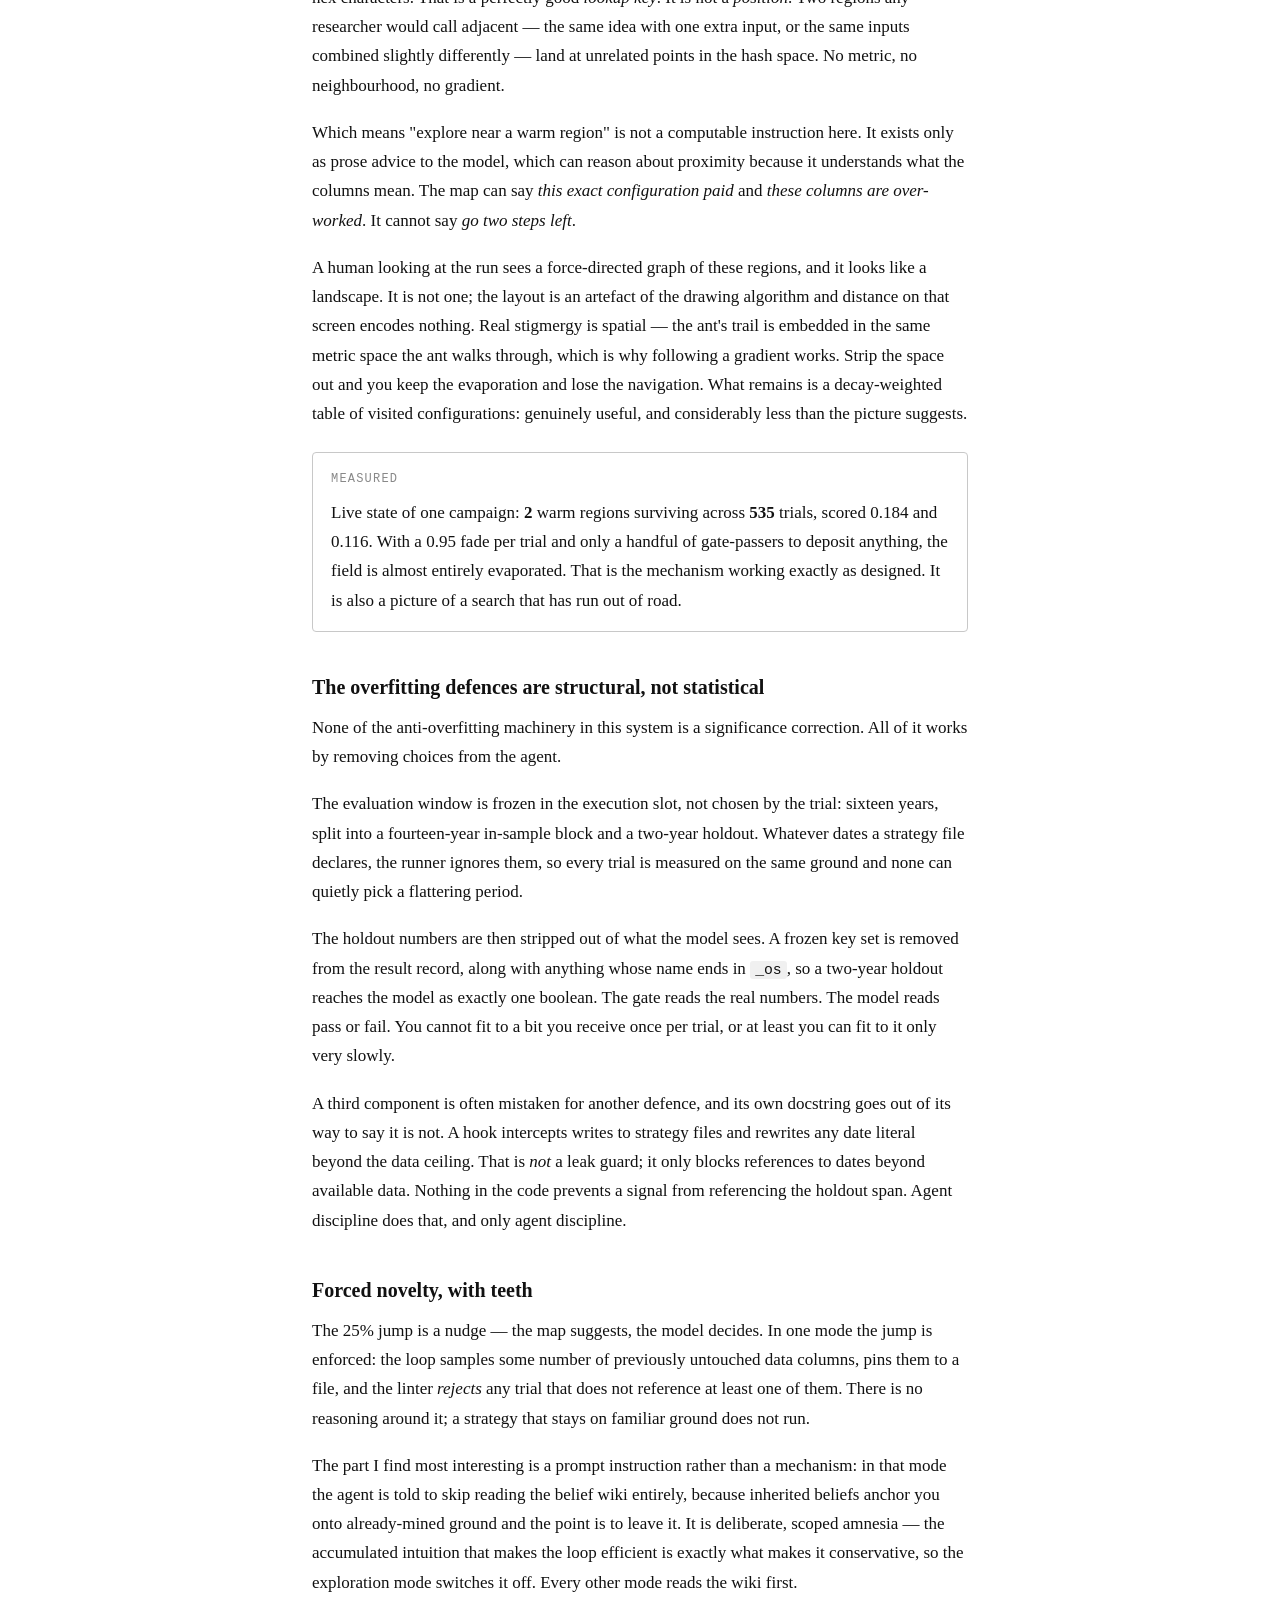
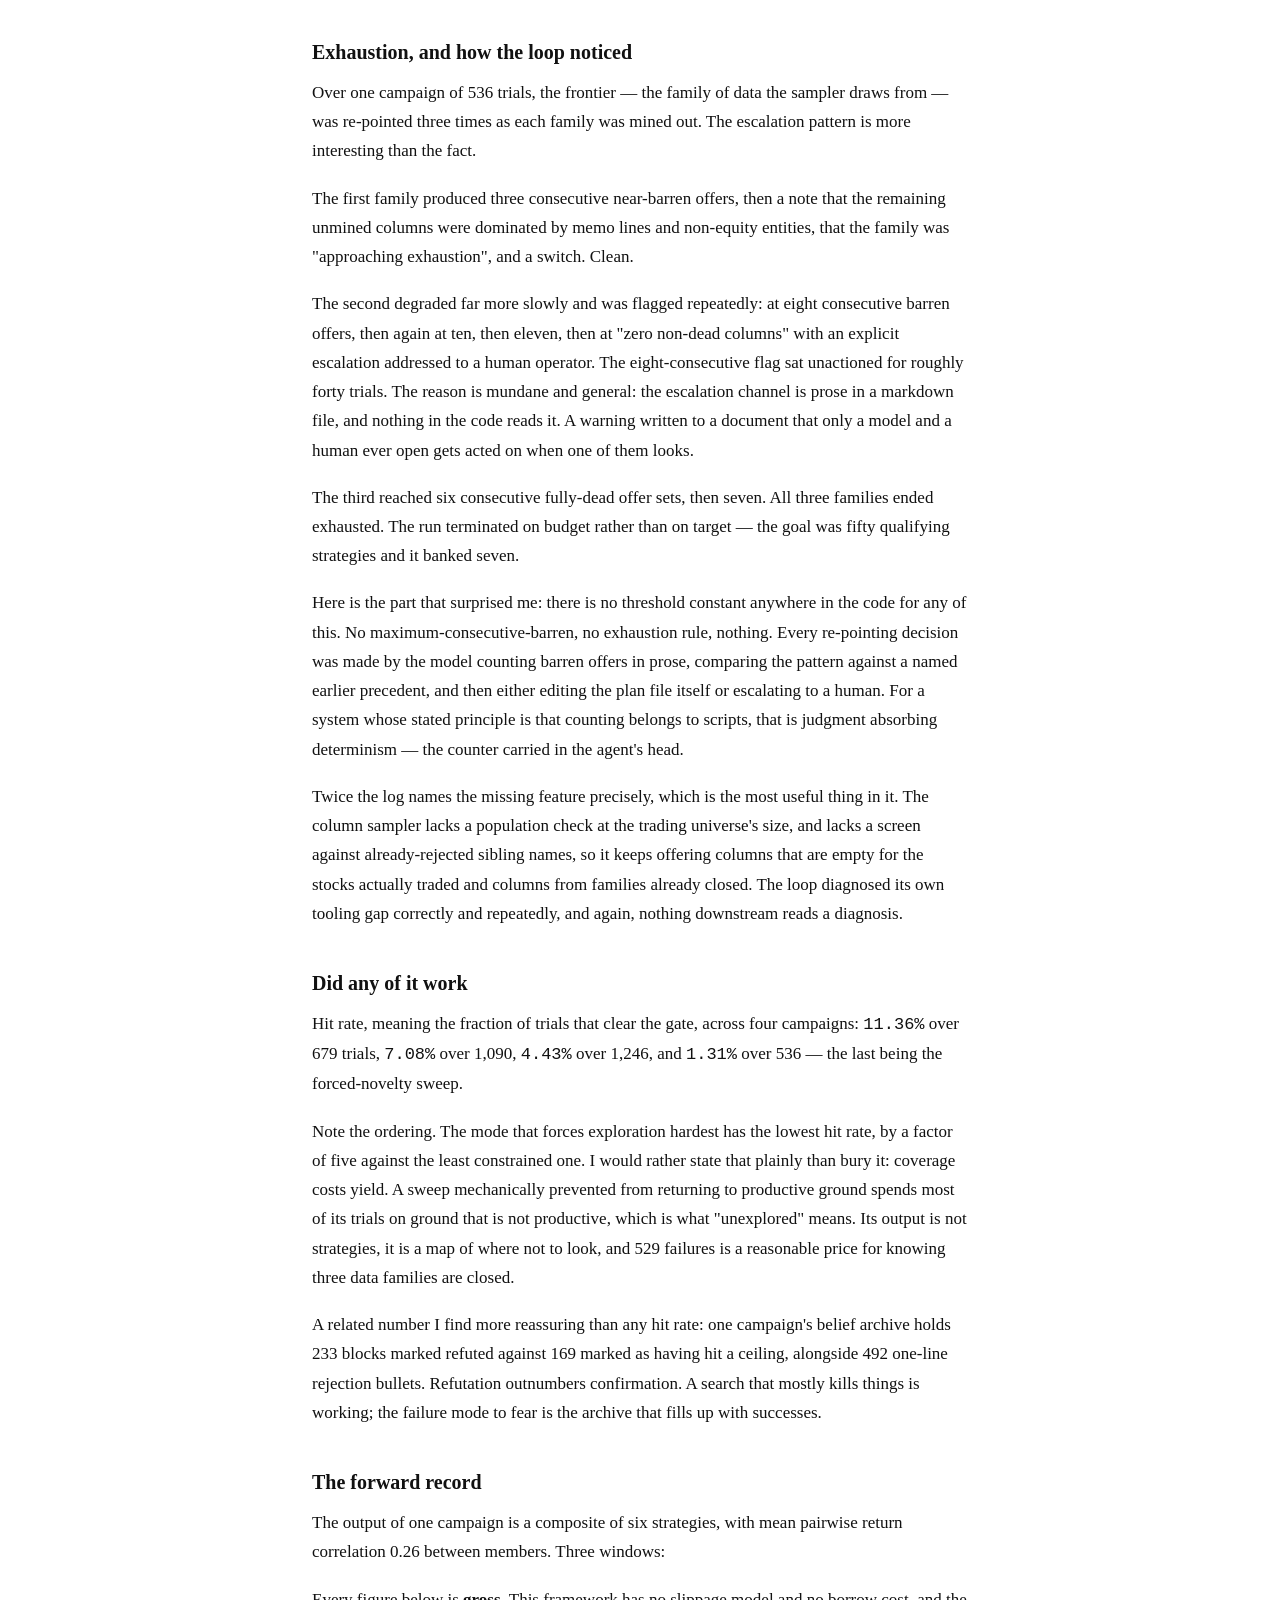
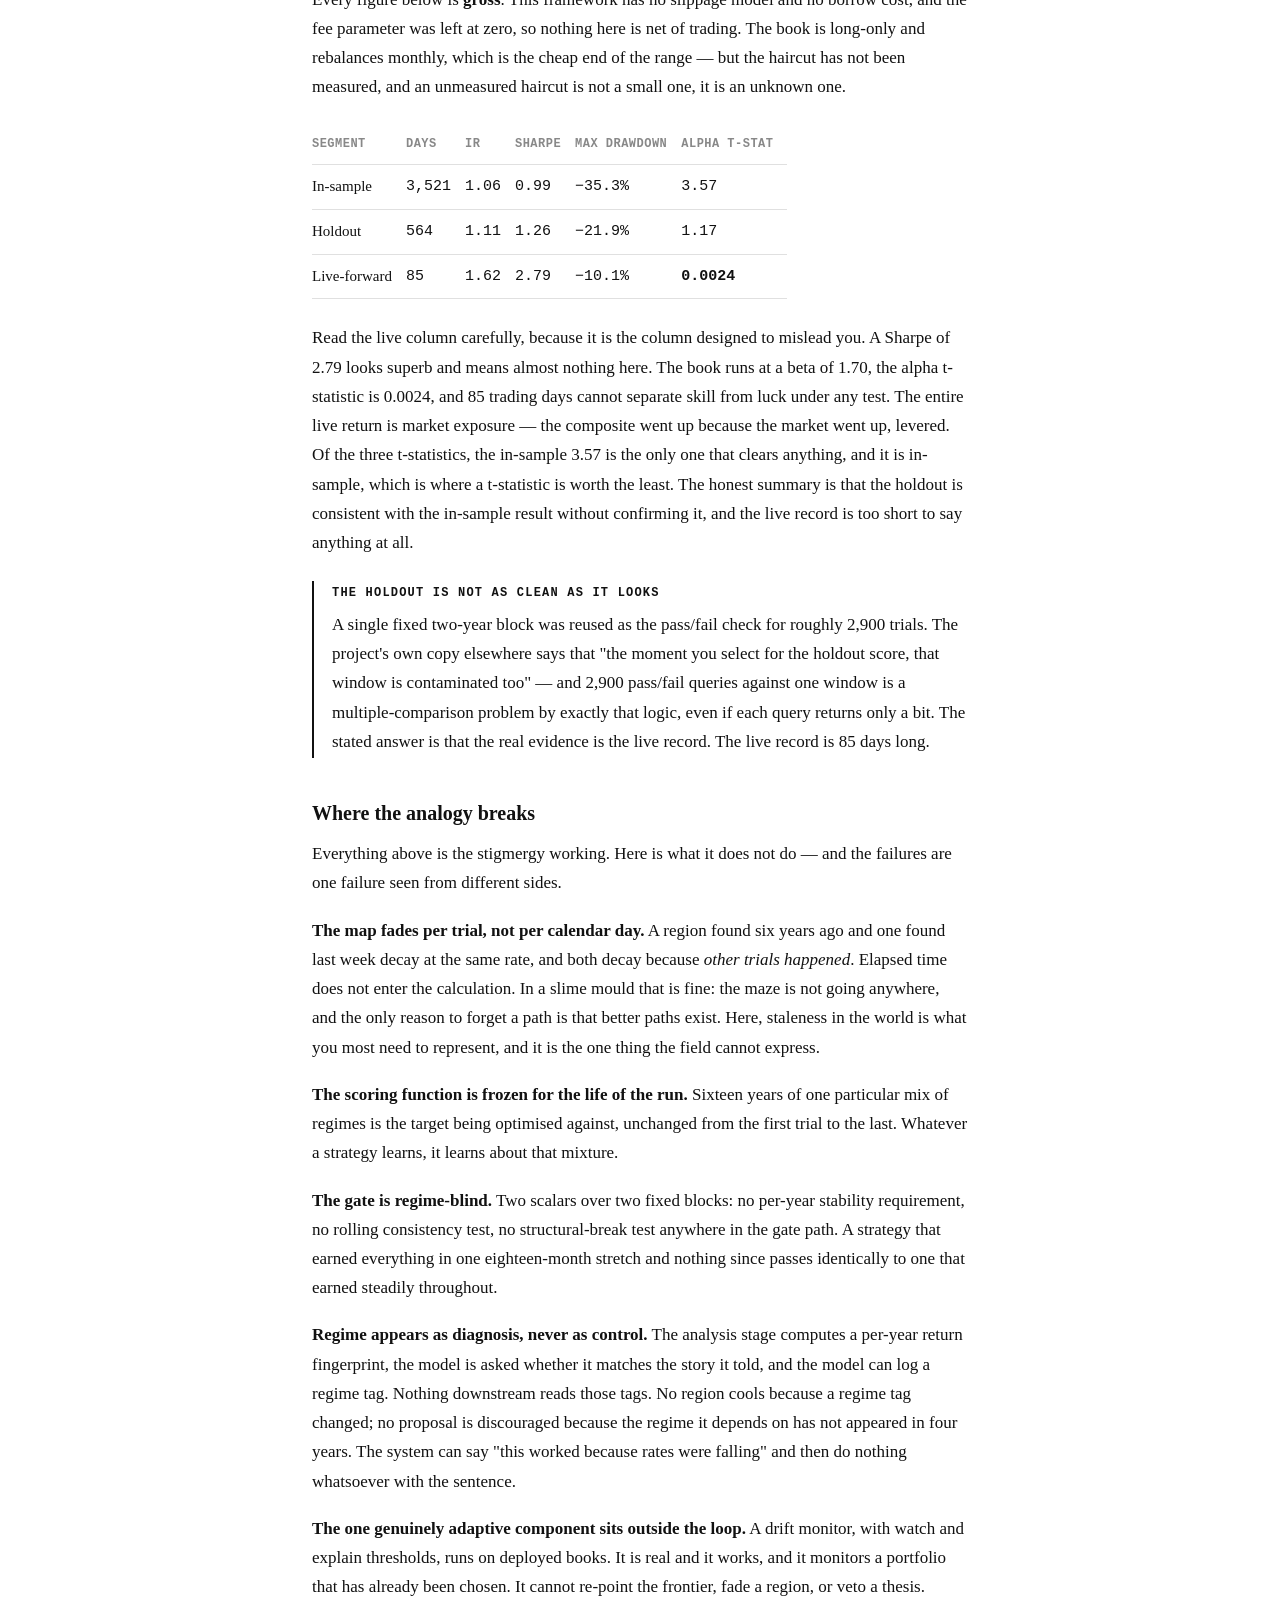
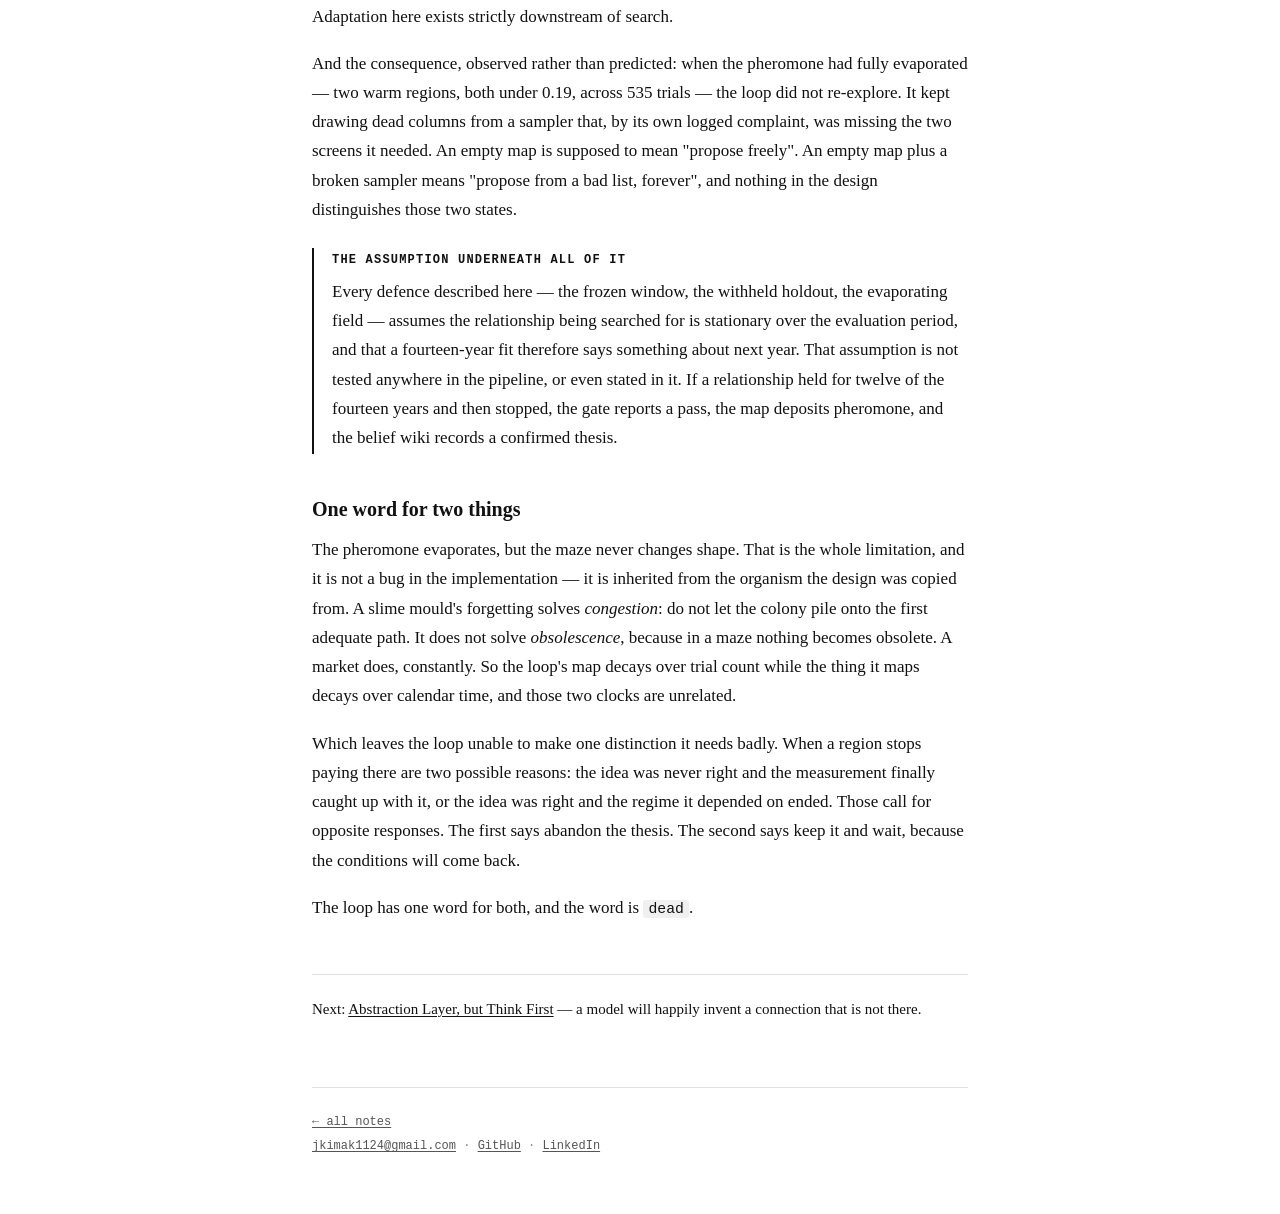
<file: posts/overfit-and-dynamic.html>
<!DOCTYPE html>
<html lang="en">
<head>
<meta charset="utf-8">
<meta name="viewport" content="width=device-width, initial-scale=1">
<title>Overfit and Dynamic</title>
<meta name="description" content="A search loop with a fixed score will fit a moving market given enough attempts. The defence I borrowed is stigmergy — a trail that evaporates. It works, and it contains the flaw the analogy itself predicts: the maze never changes shape.">
<link rel="stylesheet" href="../style.css">
<link rel="icon" href="data:image/svg+xml,%3Csvg xmlns='http://www.w3.org/2000/svg' viewBox='0 0 100 100'%3E%3Ctext x='50' y='52' font-size='116' text-anchor='middle' dominant-baseline='central'%3E%F0%9F%8D%B8%3C/text%3E%3C/svg%3E">
</head>
<body>

<div class="wrap">

<header class="site">
  <a class="site-name" href="../index.html">← JW Lab</a>
  <a class="hdr-about" href="../about.html">About</a>
</header>

<article>

  <nav class="rail" aria-label="contents"></nav>

  <p class="post-date">2026-08-10 · Loop for Quant Research · 3</p>
  <h1>Overfit and Dynamic</h1>

  <p class="standfirst">
    A search loop needs something to optimise against. In quantitative research
    that something can only be built out of the past, and the thing the past
    describes does not hold still. This note is the chain of reasoning that
    starts from that mismatch and ends, several steps later, at a slime mould —
    and then at the specific point where the borrowed mechanism stops working.
  </p>

  <h2>The loop, and the object it verifies</h2>

  <p class="lede">
    Start with the thing being optimised, because everything below is a
    consequence of what it is. A <strong>strategy</strong> is a function that
    decides, for each date, how much of a portfolio to hold in each stock. A
    <strong>backtest</strong> replays history against it: on every simulated day
    it applies the weights that strategy would have chosen using only
    information available on that day, and accumulates the returns that would
    have followed. Out comes a single equity curve, and from the curve, scores.
  </p>

  <p>
    Writing those strategies is automated. A hypothesis is stated in plain
    language, compiled into code, backtested, scored, and the reason it worked
    or failed is written down for the next attempt to start from. One pass is a
    <strong>trial</strong>; a campaign is roughly a thousand of them, unattended.
  </p>

  <p>
    This is a genuinely good property, and it is worth pausing on how unusual it
    is. Most research does not get a verifiable object. Here you do: the
    hypothesis is compiled into code, the code is executed against a fixed
    dataset, and a number falls out. Two people running the same strategy over
    the same window get the same number. The loop can be automated at all only
    because of this — there is something for a script to check.
  </p>

  <p>
    A few of the scores, since they recur below.
    <strong>In-sample</strong> is the stretch of history the search is allowed
    to optimise against; the <strong>holdout</strong> is a later stretch kept
    back, whose numbers the model never sees. The
    <strong>information ratio</strong> (IR) is the strategy's return in excess
    of a market benchmark, divided by the volatility of that excess — how much
    the strategy beat the market by, per unit of the risk it took doing so. The
    <strong>gate</strong> is the pass/fail rule that decides whether a trial is
    kept, and it is two IR comparisons and nothing else.
  </p>

  <h2>The object is verifiable, and it is also dynamical</h2>

  <p>
    Here is the mismatch the whole design is built around.
  </p>

  <p>
    The object you verify is a simulation of a fixed past. The thing you are
    trying to say something about is the future of a market. And a market is not
    a fixed system being sampled — it is a system whose regularities are
    consumed by the act of being exploited. A relationship can exist in 2014,
    become widely known, be traded away, and stop existing by 2019, with nothing
    announcing the transition. The verifiable object is a photograph of
    something that moves.
  </p>

  <p>
    That interacts badly with automation. Run a few thousand attempts against
    sixteen years of daily returns and some will look excellent for no reason at
    all — this is ordinary multiple comparisons, and every field that searches
    has it. What makes the quantitative case worse is that the two problems
    disguise each other. A strategy that fit noise and a strategy whose regime
    ended produce the same evidence: a good historical score and a
    disappointing future. Looked at from any single point in time, overfitting
    is not merely easy, it is the default outcome of trying hard.
  </p>

  <p>
    The obvious responses are statistical — correct the threshold for the number
    of trials, hold out more data. Both help. Neither is sufficient, because
    they treat the score of an individual trial and the problem is not there.
    The problem is where the trials go. A greedy search concentrates: once a
    region of the space pays off, every subsequent proposal drifts toward it,
    and the loop spends its budget re-measuring one idea under different names
    until some measurement clears the bar by luck. Tightening the bar does not
    stop this. It just requires more attempts, which an unattended loop is happy
    to supply.
  </p>

  <h2>So: define the problem as explore, not exploit</h2>

  <p>
    That reframing is the actual design decision, and everything mechanical
    follows from it.
  </p>

  <p>
    If the target were stationary, exploitation would be correct — find the good
    region, work it out. Because the target is dynamical, the durable output of
    a search is not a strategy, it is a <em>map</em>: which parts of the space
    have been looked at, which paid, which are closed. A strategy decays. A map
    of where you have already been does not, and it is what makes the next
    campaign cheaper than the last. So the loop is built to cover ground, and
    accepts a worse hit rate to do it.
  </p>

  <p>
    But pure exploration is also wrong. A loop that samples uniformly from a
    space this large learns nothing from its own results and wastes most of its
    budget. Some exploitation has to be nudged back in — enough to bias the next
    proposal toward ground that has recently paid, not enough to let it settle
    there.
  </p>

  <p>
    Two constraints on where that nudge could live. It had to sit at the
    <em>data layer</em> — operating on which inputs the next trial reaches for,
    rather than on the hypothesis itself, because the hypothesis is the part
    that must stay the model's judgment. And it had to be <em>shallow</em>: a
    hint the proposal step is free to ignore, not a controller. A deep optimiser
    over trial history would be one more thing fitting the past, which is the
    problem we started with.
  </p>

  <h2>And the nudge itself has to decay</h2>

  <p>
    A static memory of what paid would reintroduce the whole problem one level
    up. If a region stays warm because it paid in 2015, the loop is being
    steered by a fact about a market that no longer exists, and the steering
    gets stronger the longer the run goes, because early successes accumulate
    and nothing removes them. Any intelligence layer over a dynamical target has
    to forget, or it becomes a record of the target's history rather than a
    guide to its present.
  </p>

  <p>
    So the requirement, written out: a shallow, non-binding, data-layer
    preference that strengthens where results arrive and weakens everywhere
    else, continuously, with no explicit expiry rule. I did not want to invent
    that. Decay-based coordination is old and much-studied, so the question was
    which existing mechanism has exactly these properties — shallow, local, no
    central plan, and forgetting built into the substrate rather than bolted on.
  </p>

  <h2>Which is what a slime mould does</h2>

  <p>
    Ants and slime moulds solve this with stigmergy: coordination through marks
    left in the environment rather than a central plan. A forager deposits a
    trail on a productive path, other foragers are biased toward strong trails,
    and the trail <em>evaporates</em>. Evaporation is the whole trick. Without
    it the first path found becomes permanent and the colony stops looking. With
    it, a path has to keep paying to keep existing, and quiet ground cools back
    down and becomes explorable again.
  </p>

  <p>
    Every property on the requirement list is there, and none of them is an
    add-on: the trail is shallow (a scalar, not a model), local (deposited where
    the forager actually went), non-binding (a bias, not a route), and it
    forgets by default rather than by rule. That last one is the reason to
    borrow this rather than build a decaying cache — in stigmergy, persistence
    is the thing that must be earned, and absence is the resting state.
  </p>

  <h2>The translation, and where it is exact</h2>

  <p>
    The loop implements a direct translation. Every visited point in the search
    space carries a score — call it a pheromone level — and when the model is
    about to propose the next experiment, it asks the map for a suggestion. The
    mechanics are worth stating exactly, because the interesting properties all
    live in the details:
  </p>

  <ul>
    <li>
      Every committed trial multiplies <strong>all</strong> region scores by
      <strong>0.95</strong>. That is the evaporation constant. Note the unit: it
      is per <em>trial</em>, not per unit of time.
    </li>
    <li>
      Only a trial that passes the quality gate thickens its own region. Merely
      running to completion earns nothing.
    </li>
    <li>
      Any region whose score falls below <strong>1e-4</strong> is deleted
      outright, rather than lingering as a near-zero attractor.
    </li>
    <li>
      <strong>25%</strong> of the map's suggestions are a forced jump. Instead
      of naming a warm region, the map returns the twenty busiest data columns
      in the run's history and instructs the agent to try something outside that
      set.
    </li>
  </ul>

  <figure>
    <div class="fig-scroll">
      <svg class="plot" viewBox="0 0 656 250" role="img" aria-label="Two regions under a 0.95-per-trial fade. The region that stops producing decays below the deletion floor and is removed; the region that keeps producing persists at a low level.">
      <g fill="none" stroke="currentColor" stroke-width="1" opacity=".22">
      <line x1="46" y1="216.0" x2="644" y2="216.0"/>
      <line x1="46" y1="166.0" x2="644" y2="166.0"/>
      <line x1="46" y1="116.0" x2="644" y2="116.0"/>
      <line x1="46" y1="66.0" x2="644" y2="66.0"/>
      <line x1="46" y1="16.0" x2="644" y2="16.0"/>
      </g>
      <g fill="none" stroke="currentColor" stroke-width="1.4"><line x1="46" y1="16" x2="46" y2="216"/><line x1="46" y1="216" x2="644" y2="216"/></g>
      <g stroke="currentColor" stroke-width="1.4" opacity=".55">
      <line x1="61.9" y1="216" x2="61.9" y2="222"/>
      <line x1="87.9" y1="216" x2="87.9" y2="222"/>
      <line x1="113.8" y1="216" x2="113.8" y2="222"/>
      </g>
      <g stroke="currentColor" stroke-width="1.4" stroke-dasharray="2 2" opacity=".55">
      <line x1="73.9" y1="216" x2="73.9" y2="222"/>
      <line x1="169.6" y1="216" x2="169.6" y2="222"/>
      <line x1="281.2" y1="216" x2="281.2" y2="222"/>
      <line x1="390.8" y1="216" x2="390.8" y2="222"/>
      <line x1="508.5" y1="216" x2="508.5" y2="222"/>
      <line x1="612.1" y1="216" x2="612.1" y2="222"/>
      </g>
      <path d="M62 112 L64 117 L66 122 L68 126 L70 131 L72 135 L74 139 L76 143 L78 147 L80 150 L82 153 L84 157 L86 160 L88 83 L90 89 L92 96 L94 102 L96 107 L98 113 L100 118 L102 123 L104 127 L106 132 L108 136 L110 140 L112 144 L114 79 L116 86 L118 92 L120 99 L122 104 L124 110 L126 115 L128 120 L130 125 L132 130 L134 134 L136 138 L138 142 L140 146 L142 149 L144 153 L146 156 L148 159 L150 162 L152 164 L154 167 L156 169 L158 172 L160 174 L162 176 L164 178 L166 180 L168 182 L170 183 L172 185 L174 187 L176 188 L178 189 L180 191 L182 192 L184 193 L186 194 L188 195 L190 197 L192 197 L194 198 L196 199 L197 200 L199 201 L201 202 L203 202 L205 203 L207 204 L209 204 L211 205 L213 205 L215 206 L217 206 L219 207 L221 207 L223 208 L225 208 L227 209 L229 209 L231 209 L233 210 L235 210 L237 210 L239 211 L241 211 L243 211 L245 211 L247 212 L249 212 L251 212 L253 212 L255 212 L257 213 L259 213 L261 213 L263 213 L265 213 L267 213 L269 213 L271 214 L273 214 L275 214 L277 214 L279 214 L281 214 L283 214 L285 214 L287 214 L289 215 L291 215 L293 215 L295 215 L297 215 L299 215 L301 215 L303 215 L305 215 L307 215 L309 215 L311 215 L313 215 L315 215 L317 215 L319 215 L321 215 L323 215 L325 215 L327 215 L329 215 L331 215 L333 216 L335 216 L337 216 L339 216 L341 216 L343 216 L345 216 L347 216 L349 216 L351 216 L353 216 L355 216 L357 216 L359 216 L361 216 L363 216 L365 216 L367 216 L369 216 L371 216 L373 216 L375 216 L377 216 L379 216 L381 216 L383 216 L385 216 L387 216 L389 216 L391 216 L393 216 L395 216 L397 216 L399 216 L401 216 L403 216 L405 216 L407 216 L409 216 L411 216 L413 216 L415 216 L417 216 L419 216 L421 216 L423 216 L425 216 L427 216 L429 216 L431 216 L433 216 L435 216 L437 216 L439 216 L441 216 L443 216 L445 216 L447 216 L449 216 L451 216 L453 216 L455 216 L457 216 L459 216" fill="none" stroke="currentColor" stroke-width="2.2"/>
      <path d="M74 159 L76 162 L78 165 L80 167 L82 170 L84 172 L86 174 L88 176 L90 178 L92 180 L94 182 L96 184 L98 185 L100 187 L102 188 L104 190 L106 191 L108 192 L110 193 L112 194 L114 196 L116 197 L118 198 L120 198 L122 199 L124 200 L126 201 L128 202 L130 202 L132 203 L134 204 L136 204 L138 205 L140 206 L142 206 L144 207 L146 207 L148 207 L150 208 L152 208 L154 209 L156 209 L158 209 L160 210 L162 210 L164 210 L166 211 L168 211 L170 154 L172 157 L174 160 L176 163 L178 166 L180 168 L182 171 L184 173 L186 175 L188 177 L190 179 L192 181 L194 183 L196 184 L197 186 L199 187 L201 189 L203 190 L205 191 L207 193 L209 194 L211 195 L213 196 L215 197 L217 198 L219 199 L221 200 L223 201 L225 201 L227 202 L229 203 L231 203 L233 204 L235 205 L237 205 L239 206 L241 206 L243 207 L245 207 L247 208 L249 208 L251 208 L253 209 L255 209 L257 210 L259 210 L261 210 L263 210 L265 211 L267 211 L269 211 L271 211 L273 212 L275 212 L277 212 L279 212 L281 159 L283 162 L285 165 L287 167 L289 170 L291 172 L293 174 L295 176 L297 178 L299 180 L301 182 L303 184 L305 185 L307 187 L309 188 L311 190 L313 191 L315 192 L317 193 L319 195 L321 196 L323 197 L325 198 L327 199 L329 199 L331 200 L333 201 L335 202 L337 203 L339 203 L341 204 L343 204 L345 205 L347 206 L349 206 L351 207 L353 207 L355 208 L357 208 L359 208 L361 209 L363 209 L365 209 L367 210 L369 210 L371 210 L373 211 L375 211 L377 211 L379 211 L381 212 L383 212 L385 212 L387 212 L389 212 L391 156 L393 159 L395 162 L397 164 L399 167 L401 169 L403 172 L405 174 L407 176 L409 178 L411 180 L413 182 L415 183 L417 185 L419 187 L421 188 L423 189 L425 191 L427 192 L429 193 L431 194 L433 195 L435 196 L437 197 L439 198 L441 199 L443 200 L445 201 L447 202 L449 202 L451 203 L453 204 L455 204 L457 205 L459 205 L461 206 L463 206 L465 207 L467 207 L469 208 L471 208 L473 209 L475 209 L477 209 L479 210 L481 210 L483 210 L485 211 L487 211 L489 211 L491 211 L493 212 L494 212 L496 212 L498 212 L500 212 L502 213 L504 213 L506 213 L508 160 L510 163 L512 165 L514 168 L516 170 L518 173 L520 175 L522 177 L524 179 L526 181 L528 182 L530 184 L532 186 L534 187 L536 189 L538 190 L540 191 L542 193 L544 194 L546 195 L548 196 L550 197 L552 198 L554 199 L556 200 L558 200 L560 201 L562 202 L564 203 L566 203 L568 204 L570 205 L572 205 L574 206 L576 206 L578 207 L580 207 L582 208 L584 208 L586 208 L588 209 L590 209 L592 209 L594 210 L596 210 L598 210 L600 211 L602 211 L604 211 L606 211 L608 212 L610 212 L612 155 L614 158 L616 161 L618 164 L620 166 L622 169 L624 171 L626 173 L628 176 L630 178 L632 180 L634 181 L636 183 L638 185 L640 186 L642 188 L644 189" fill="none" stroke="currentColor" stroke-width="2.2" stroke-dasharray="6 4"/>
      <line x1="466.6" y1="110.0" x2="458.6" y2="210.0" stroke="currentColor" stroke-width="1" opacity=".45"/>
      <circle cx="458.6" cy="216.0" r="3.4" fill="currentColor"/>
      <text x="468.6" y="104.0" font-size="14" fill="currentColor">deleted at trial 207</text>
      <text x="133.7" y="76.0" font-size="14" fill="currentColor">stops producing</text>
      <text x="345.0" y="144.0" font-size="14" fill="currentColor">keeps producing</text>
      <text x="46" y="242" font-size="14" fill="currentColor" opacity=".6">trials →</text>
      <text x="6" y="26" font-size="14" fill="currentColor" opacity=".6">score</text>
      </svg>
    </div>
    <figcaption>
      The fade, run out to 300 trials with the real constants. Solid: a region
      that clears the gate three times early and then stops — it crosses the
      1e-4 deletion floor at trial 207 and is removed from the map entirely.
      Dashed: a region clearing the gate roughly every sixty trials, which is
      enough to persist but not enough to dominate. Ticks on the baseline are
      deposits. Nothing here has an expiry rule; persistence is simply what a
      region gets for continuing to produce.
    </figcaption>
  </figure>

  <p>
    The second bullet was not the original design. An earlier version also
    warmed a region for any trial that merely completed, and the reason recorded
    for removing that is the clearest sentence in the module: it "turned the
    field into a recency ramp instead of a productivity map."
  </p>

  <p>
    That distinction is the difference between a working stigmergy and a
    decorative one. If activity deposits pheromone, the map converges on
    wherever the agent has recently been — a function of the agent's own
    attention, not of the world. The map then tells the agent to go where it has
    been going, and the feedback loop closes with no information entering from
    outside. Only paying for <em>results</em> keeps the map measuring something
    external. A productivity map can go cold everywhere, which is uncomfortable
    and correct; a recency ramp never can, which is comfortable and useless.
  </p>

  <p>
    The suggestion is also explicitly non-binding. The module's own description
    calls it "a soft pull, not a command: the thesis still leads. An empty map
    means propose exactly as before." That matters for the division of labour —
    the hypothesis is still the model's job, and the map is one more input to
    it, not a controller.
  </p>

  <h2>A map, and a picture of a map</h2>

  <p>
    There is a structural point here I got wrong in my own head for a while, and
    it is worth being unsentimental about. A region's identity is a hash: a SHA1
    over the sorted set of data columns
    the strategy touches, plus a serialisation of its scoring function's syntax
    tree, truncated to sixteen hex characters. That is a perfectly good
    <em>lookup key</em>. It is not a <em>position</em>. Two regions any
    researcher would call adjacent — the same idea with one extra input, or the
    same inputs combined slightly differently — land at unrelated points in the
    hash space. No metric, no neighbourhood, no gradient.
  </p>

  <p>
    Which means "explore near a warm region" is not a computable instruction
    here. It exists only as prose advice to the model, which can reason about
    proximity because it understands what the columns mean. The map can say
    <em>this exact configuration paid</em> and <em>these columns are
    over-worked</em>. It cannot say <em>go two steps left</em>.
  </p>

  <p>
    A human looking at the run sees a force-directed graph of these regions, and
    it looks like a landscape. It is not one; the layout is an artefact of the
    drawing algorithm and distance on that screen encodes nothing. Real
    stigmergy is spatial — the ant's trail is embedded in the same metric space
    the ant walks through, which is why following a gradient works. Strip the
    space out and you keep the evaporation and lose the navigation. What remains
    is a decay-weighted table of visited configurations: genuinely useful, and
    considerably less than the picture suggests.
  </p>

  <div class="measured">
    <span class="lbl">Measured</span>
    <p>
      Live state of one campaign: <strong>2</strong> warm regions surviving
      across <strong>535</strong> trials, scored 0.184 and 0.116. With a 0.95
      fade per trial and only a handful of gate-passers to deposit anything, the
      field is almost entirely evaporated. That is the mechanism working exactly
      as designed. It is also a picture of a search that has run out of road.
    </p>
  </div>

  <h2>The overfitting defences are structural, not statistical</h2>

  <p>
    None of the anti-overfitting machinery in this system is a significance
    correction. All of it works by removing choices from the agent.
  </p>

  <p>
    The evaluation window is frozen in the execution slot, not chosen by the
    trial: sixteen years, split into a fourteen-year in-sample block and a
    two-year holdout. Whatever dates a strategy file declares, the runner
    ignores them, so every trial is measured on the same ground and none can
    quietly pick a flattering period.
  </p>

  <p>
    The holdout numbers are then stripped out of what the model sees. A frozen
    key set is removed from the result record, along with anything whose name
    ends in <code>_os</code>, so a two-year holdout reaches the model as exactly
    one boolean. The gate reads the real numbers. The model reads pass or fail.
    You cannot fit to a bit you receive once per trial, or at least you can fit
    to it only very slowly.
  </p>

  <p>
    A third component is often mistaken for another defence, and its own
    docstring goes out of its way to say it is not. A hook intercepts writes to
    strategy files and rewrites any date literal beyond the data ceiling. That
    is <em>not</em> a leak guard; it only blocks references to dates beyond
    available data. Nothing in the code prevents a signal from referencing the
    holdout span. Agent discipline does that, and only agent discipline.
  </p>

  <h2>Forced novelty, with teeth</h2>

  <p>
    The 25% jump is a nudge — the map suggests, the model decides. In one mode
    the jump is enforced: the loop samples some number of previously untouched
    data columns, pins them to a file, and the linter <em>rejects</em> any trial
    that does not reference at least one of them. There is no reasoning around
    it; a strategy that stays on familiar ground does not run.
  </p>

  <p>
    The part I find most interesting is a prompt instruction rather than a
    mechanism: in that mode the agent is told to skip reading the belief wiki
    entirely, because inherited beliefs anchor you onto already-mined ground and
    the point is to leave it. It is deliberate, scoped amnesia — the accumulated
    intuition that makes the loop efficient is exactly what makes it
    conservative, so the exploration mode switches it off. Every other mode
    reads the wiki first.
  </p>

  <h2>Exhaustion, and how the loop noticed</h2>

  <p>
    Over one campaign of 536 trials, the frontier — the family of data the
    sampler draws from — was re-pointed three times as each family was mined
    out. The escalation pattern is more interesting than the fact.
  </p>

  <p>
    The first family produced three consecutive near-barren offers, then a note
    that the remaining unmined columns were dominated by memo lines and
    non-equity entities, that the family was "approaching exhaustion", and a
    switch. Clean.
  </p>

  <p>
    The second degraded far more slowly and was flagged repeatedly: at eight
    consecutive barren offers, then again at ten, then eleven, then at "zero
    non-dead columns" with an explicit escalation addressed to a human operator.
    The eight-consecutive flag sat unactioned for roughly forty trials. The
    reason is mundane and general: the escalation channel is prose in a markdown
    file, and nothing in the code reads it. A warning written to a document that
    only a model and a human ever open gets acted on when one of them looks.
  </p>

  <p>
    The third reached six consecutive fully-dead offer sets, then seven. All
    three families ended exhausted. The run terminated on budget rather than on
    target — the goal was fifty qualifying strategies and it banked seven.
  </p>

  <p>
    Here is the part that surprised me: there is no threshold constant anywhere
    in the code for any of this. No maximum-consecutive-barren, no exhaustion
    rule, nothing. Every re-pointing decision was made by the model counting
    barren offers in prose, comparing the pattern against a named earlier
    precedent, and then either editing the plan file itself or escalating to a
    human. For a system whose stated principle is that counting belongs to
    scripts, that is judgment absorbing determinism — the counter carried in the
    agent's head.
  </p>

  <p>
    Twice the log names the missing feature precisely, which is the most useful
    thing in it. The column sampler lacks a population check at the trading
    universe's size, and lacks a screen against already-rejected sibling names,
    so it keeps offering columns that are empty for the stocks actually traded
    and columns from families already closed. The loop diagnosed its own tooling
    gap correctly and repeatedly, and again, nothing downstream reads a
    diagnosis.
  </p>

  <h2>Did any of it work</h2>

  <p>
    Hit rate, meaning the fraction of trials that clear the gate, across four
    campaigns: <span class="mono">11.36%</span> over 679 trials,
    <span class="mono">7.08%</span> over 1,090, <span class="mono">4.43%</span>
    over 1,246, and <span class="mono">1.31%</span> over 536 — the last being
    the forced-novelty sweep.
  </p>

  <p>
    Note the ordering. The mode that forces exploration hardest has the lowest
    hit rate, by a factor of five against the least constrained one. I would
    rather state that plainly than bury it: coverage costs yield. A sweep
    mechanically prevented from returning to productive ground spends most of
    its trials on ground that is not productive, which is what "unexplored"
    means. Its output is not strategies, it is a map of where not to look, and
    529 failures is a reasonable price for knowing three data families are
    closed.
  </p>

  <p>
    A related number I find more reassuring than any hit rate: one campaign's
    belief archive holds 233 blocks marked refuted against 169 marked as having
    hit a ceiling, alongside 492 one-line rejection bullets. Refutation
    outnumbers confirmation. A search that mostly kills things is working; the
    failure mode to fear is the archive that fills up with successes.
  </p>

  <h2>The forward record</h2>

  <p>
    The output of one campaign is a composite of six strategies, with mean
    pairwise return correlation 0.26 between members. Three windows:
  </p>

  <p>
    Every figure below is <strong>gross</strong>. This framework has no
    slippage model and no borrow cost, and the fee parameter was left at zero,
    so nothing here is net of trading. The book is long-only and rebalances
    monthly, which is the cheap end of the range — but the haircut has not been
    measured, and an unmeasured haircut is not a small one, it is an unknown
    one.
  </p>

  <table>
    <thead>
      <tr>
        <th>Segment</th><th>Days</th><th>IR</th><th>Sharpe</th>
        <th>Max drawdown</th><th>Alpha t-stat</th>
      </tr>
    </thead>
    <tbody>
      <tr>
        <td>In-sample</td><td class="num">3,521</td><td class="num">1.06</td>
        <td class="num">0.99</td><td class="num">−35.3%</td><td class="num">3.57</td>
      </tr>
      <tr>
        <td>Holdout</td><td class="num">564</td><td class="num">1.11</td>
        <td class="num">1.26</td><td class="num">−21.9%</td><td class="num">1.17</td>
      </tr>
      <tr>
        <td>Live-forward</td><td class="num">85</td><td class="num">1.62</td>
        <td class="num">2.79</td><td class="num">−10.1%</td>
        <td class="num"><strong>0.0024</strong></td>
      </tr>
    </tbody>
  </table>

  <p>
    Read the live column carefully, because it is the column designed to mislead
    you. A Sharpe of 2.79 looks superb and means almost nothing here. The book
    runs at a beta of 1.70, the alpha t-statistic is 0.0024, and 85 trading days
    cannot separate skill from luck under any test. The entire live return is
    market exposure — the composite went up because the market went up, levered.
    Of the three t-statistics, the in-sample 3.57 is the only one that clears
    anything, and it is in-sample, which is where a t-statistic is worth the
    least. The honest summary is that the holdout is consistent with the
    in-sample result without confirming it, and the live record is too short to
    say anything at all.
  </p>

  <div class="caveat">
    <span class="lbl">The holdout is not as clean as it looks</span>
    <p>
      A single fixed two-year block was reused as the pass/fail check for
      roughly 2,900 trials. The project's own copy elsewhere says that "the
      moment you select for the holdout score, that window is contaminated too"
      — and 2,900 pass/fail queries against one window is a multiple-comparison
      problem by exactly that logic, even if each query returns only a bit. The
      stated answer is that the real evidence is the live record. The live
      record is 85 days long.
    </p>
  </div>

  <h2>Where the analogy breaks</h2>

  <p>
    Everything above is the stigmergy working. Here is what it does not do — and
    the failures are one failure seen from different sides.
  </p>

  <p>
    <strong>The map fades per trial, not per calendar day.</strong> A region
    found six years ago and one found last week decay at the same rate, and both
    decay because <em>other trials happened</em>. Elapsed time does not enter
    the calculation. In a slime mould that is fine: the maze is not going
    anywhere, and the only reason to forget a path is that better paths exist.
    Here, staleness in the world is what you most need to represent, and it is
    the one thing the field cannot express.
  </p>

  <p>
    <strong>The scoring function is frozen for the life of the run.</strong>
    Sixteen years of one particular mix of regimes is the target being optimised
    against, unchanged from the first trial to the last. Whatever a strategy
    learns, it learns about that mixture.
  </p>

  <p>
    <strong>The gate is regime-blind.</strong> Two scalars over two fixed
    blocks: no per-year stability requirement, no rolling consistency test, no
    structural-break test anywhere in the gate path. A strategy that earned
    everything in one eighteen-month stretch and nothing since passes
    identically to one that earned steadily throughout.
  </p>

  <p>
    <strong>Regime appears as diagnosis, never as control.</strong> The analysis
    stage computes a per-year return fingerprint, the model is asked whether it
    matches the story it told, and the model can log a regime tag. Nothing
    downstream reads those tags. No region cools because a regime tag changed;
    no proposal is discouraged because the regime it depends on has not appeared
    in four years. The system can say "this worked because rates were falling"
    and then do nothing whatsoever with the sentence.
  </p>

  <p>
    <strong>The one genuinely adaptive component sits outside the loop.</strong>
    A drift monitor, with watch and explain thresholds, runs on deployed books.
    It is real and it works, and it monitors a portfolio that has already been
    chosen. It cannot re-point the frontier, fade a region, or veto a thesis.
    Adaptation here exists strictly downstream of search.
  </p>

  <p>
    And the consequence, observed rather than predicted: when the pheromone had
    fully evaporated — two warm regions, both under 0.19, across 535 trials —
    the loop did not re-explore. It kept drawing dead columns from a sampler
    that, by its own logged complaint, was missing the two screens it needed. An
    empty map is supposed to mean "propose freely". An empty map plus a broken
    sampler means "propose from a bad list, forever", and nothing in the design
    distinguishes those two states.
  </p>

  <div class="caveat">
    <span class="lbl">The assumption underneath all of it</span>
    <p>
      Every defence described here — the frozen window, the withheld holdout,
      the evaporating field — assumes the relationship being searched for is
      stationary over the evaluation period, and that a fourteen-year fit
      therefore says something about next year. That assumption is not tested
      anywhere in the pipeline, or even stated in it. If a relationship held for
      twelve of the fourteen years and then stopped, the gate reports a pass,
      the map deposits pheromone, and the belief wiki records a confirmed
      thesis.
    </p>
  </div>

  <h2>One word for two things</h2>

  <p>
    The pheromone evaporates, but the maze never changes shape. That is the
    whole limitation, and it is not a bug in the implementation — it is
    inherited from the organism the design was copied from. A slime mould's
    forgetting solves <em>congestion</em>: do not let the colony pile onto the
    first adequate path. It does not solve <em>obsolescence</em>, because in a
    maze nothing becomes obsolete. A market does, constantly. So the loop's map
    decays over trial count while the thing it maps decays over calendar time,
    and those two clocks are unrelated.
  </p>

  <p>
    Which leaves the loop unable to make one distinction it needs badly. When a
    region stops paying there are two possible reasons: the idea was never right
    and the measurement finally caught up with it, or the idea was right and the
    regime it depended on ended. Those call for opposite responses. The first
    says abandon the thesis. The second says keep it and wait, because the
    conditions will come back.
  </p>

  <p>
    The loop has one word for both, and the word is <code>dead</code>.
  </p>

  <div class="post-nav">
    Next: <a href="./abstraction-but-think-first.html">Abstraction Layer, but Think First</a> —
    a model will happily invent a connection that is not there.
  </div>

</article>

<footer class="site">
  <div><a href="../index.html">← all notes</a></div>
  <div>
    <a href="mailto:jkimak1124@gmail.com">jkimak1124@gmail.com</a> ·
    <a href="https://github.com/ico1036" rel="noopener">GitHub</a> ·
    <a href="https://www.linkedin.com/in/jiwoong-kim-b9934417a" rel="noopener">LinkedIn</a>
  </div>
</footer>

</div>

<script src="../toc.js" defer></script>
</body>
</html>
</file>
<file: style.css>
/* ============================================================
   Black and white. No colour anywhere, deliberately — the only
   emphasis available is weight, size, rule and space, which is
   the constraint that keeps a research page honest.

   Dark mode inverts the two values and nothing else.
   ============================================================ */

:root{
  --ink:#111;
  --ink-2:#555;
  --ink-3:#888;
  --paper:#fff;
  --rule:#e0e0e0;
  --rule-2:#c8c8c8;
  --mark:#f0f0f0;

  /* --measure is the PROSE width. Measured, it renders 56-57 characters a
     line, and because every type size in this file is in rem that number
     holds from 900px to 2560px — the root grows at large viewports, the
     column grows with it, and the line length does not move. Spare
     viewport goes into type size, never into longer lines. */
  --measure:44rem;

  /* The index is a board plus a list, so it needs its own width: the
     list capped at its own measure, with the board sitting outside it
     rather than eating into it. */
  --shell:56rem;
  --board-w:12rem;
  --board-gap:3.25rem;
  --list-measure:36rem;

  /* The drawing width every figure's viewBox is authored at: the measure
     (44rem = 704px) minus the wrap's 24px of padding each side. Changing
     --measure without redrawing the figures to match will rescale them and
     shrink their labels with them, so the two values move together. */
  --fig-w:656px;
}

@media (prefers-color-scheme: dark){
  :root{
    --ink:#e8e8e8;
    --ink-2:#a8a8a8;
    --ink-3:#7a7a7a;
    --paper:#0c0c0c;
    --rule:#262626;
    --rule-2:#3a3a3a;
    --mark:#1c1c1c;
  }
}

*{margin:0;padding:0;box-sizing:border-box}
html{-webkit-text-size-adjust:100%}

body{
  background:var(--paper);
  color:var(--ink);
  font-family:"Iowan Old Style","Palatino Linotype",Palatino,Georgia,
              "Apple SD Gothic Neo","Noto Serif KR",serif;
  font-size:1.0625rem;
  line-height:1.72;
  -webkit-font-smoothing:antialiased;
  overflow-x:hidden;
}

.mono{
  font-family:"SF Mono",SFMono-Regular,Menlo,Consolas,"Liberation Mono",monospace;
  font-variant-numeric:tabular-nums;
}

.wrap{max-width:var(--measure); margin:0 auto; padding:0 24px}
.wrap.wide{max-width:var(--shell)}

/* ── masthead ─────────────────────────────────────────── */

header.site{padding:56px 0 0}
.site-name{
  font-family:"SF Mono",SFMono-Regular,Menlo,Consolas,monospace;
  font-size:0.8125rem; font-weight:700; letter-spacing:.16em;
  text-transform:uppercase; color:var(--ink);
  text-decoration:none; display:inline-block;
}

/* On the front page the wordmark is the wordmark; everywhere else the same
   element is a back-link and has to stay out of the way. Tracking loosens
   as size drops, so it tightens here to keep the letterfit even. */
.site-name.home{
  font-size:1.75rem; letter-spacing:.10em; line-height:1.1;
}
/* Below 1280px there is no left panel, so a post's only route to the
   author page would be a link inside a hidden rail. This carries it in
   the header instead, and steps aside where the rail takes over. */
.hdr-about{
  font-family:"SF Mono",SFMono-Regular,Menlo,Consolas,monospace;
  font-size:0.8125rem; letter-spacing:.16em; text-transform:uppercase;
  color:var(--ink-3); text-decoration:none; margin-left:18px;
}
.hdr-about:hover{color:var(--ink)}
@media (min-width:1280px){ .hdr-about{display:none} }

/* The positioning line. Sits directly under the wordmark and reads as
   part of it, which is why it repeats the wordmark's tracking rather
   than the body's. */
.site-tag{
  font-family:"SF Mono",SFMono-Regular,Menlo,Consolas,monospace;
  font-size:0.8125rem; letter-spacing:.16em; text-transform:uppercase;
  color:var(--ink-3); margin-top:7px;
}

.site-sub{
  font-size:0.9375rem; color:var(--ink-2); margin-top:14px; max-width:34rem;
}
.site-sub + .site-sub{margin-top:11px}
.site-sub strong{color:var(--ink); font-weight:600}

/* the bifurcation strip — see blog/index.html for what it is and why */
.ca{
  display:block; width:100%; height:112px; margin:34px 0 0;
  border-top:1px solid var(--rule); border-bottom:1px solid var(--rule);
}
.ca-note{
  font-family:"SF Mono",SFMono-Regular,Menlo,Consolas,monospace;
  font-size:0.75rem; color:var(--ink-3); margin-top:8px; line-height:1.6;
}

/* ── two-column shell ─────────────────────────────────────
   Left: a category board that grows as subjects are added.
   Right: the posts. One column on a phone, board first.
   ------------------------------------------------------- */

/* One column by default, two only once there is room for the board AND a
   full-measure list beside it. The board used to sit inside the prose
   measure, which left the list at 49 characters on every desktop and then
   snapped it to 79 at the phone breakpoint. */
.shell{display:grid; gap:34px; align-items:start; margin:40px 0 0}

@media (min-width:900px){
  .shell{
    grid-template-columns:var(--board-w) minmax(0,1fr);
    gap:var(--board-gap);
  }
  .board{position:sticky; top:36px}
}
.board-lbl{
  font-family:"SF Mono",SFMono-Regular,Menlo,Consolas,monospace;
  font-size:0.6875rem; font-weight:700; letter-spacing:.16em;
  text-transform:uppercase; color:var(--ink-3);
  padding-bottom:8px; border-bottom:1px solid var(--rule); display:block;
}
.board ul{list-style:none; margin:0; padding:0}
/* a second group in the board gets air above its label, so the two read
   as sections rather than as one list with a stray heading in it */
.board ul + .board-lbl{margin-top:30px}
.board li{margin:0; border-bottom:1px solid var(--rule)}
.board a{
  display:block; padding:11px 0; text-decoration:none;
  font-size:0.9375rem; line-height:1.4; color:var(--ink);
}
.board a:hover{text-decoration:underline; text-underline-offset:3px}
.board .n{
  font-family:"SF Mono",SFMono-Regular,Menlo,Consolas,monospace;
  font-size:0.75rem; color:var(--ink-3); margin-left:6px;
}

/* ── a category, and what it is about ─────────────────────
   The board is a set of links; this is where the reader lands when they
   follow one. Without it the five posts arrive with no statement of what
   they have in common, and the through-line has to be inferred.
   ------------------------------------------------------- */

.cat{max-width:var(--list-measure)}
.cat-title{
  font-size:1.25rem; font-weight:600; line-height:1.3; margin:0 0 8px;
}
.cat-desc{
  font-size:1rem; color:var(--ink-2); margin:0 0 4px;
  padding-bottom:22px; border-bottom:1px solid var(--rule-2);
}

/* ── index post list ──────────────────────────────────── */

.list{margin:0; list-style:none; max-width:var(--list-measure)}
.list li{
  padding:26px 0; border-top:1px solid var(--rule);
}
/* the category description already closes with a rule, at every width */
.list li:first-child{border-top:none}
.list li:last-child{border-bottom:1px solid var(--rule)}
.entry-date{
  font-family:"SF Mono",SFMono-Regular,Menlo,Consolas,monospace;
  font-size:0.75rem; color:var(--ink-3); letter-spacing:.06em;
}
.entry-title{
  display:block; margin:6px 0 8px;
  font-size:1.3125rem; line-height:1.35; font-weight:600;
  color:var(--ink); text-decoration:none;
}
.entry-title:hover{text-decoration:underline; text-underline-offset:3px}
.entry-sub{color:var(--ink-2); font-size:1rem}
.entry-tags{
  margin-top:10px;
  font-family:"SF Mono",SFMono-Regular,Menlo,Consolas,monospace;
  font-size:0.75rem; color:var(--ink-3);
}

/* ── post ─────────────────────────────────────────────── */

article{margin:44px 0 0}
.post-date{
  font-family:"SF Mono",SFMono-Regular,Menlo,Consolas,monospace;
  font-size:0.75rem; color:var(--ink-3); letter-spacing:.06em;
}
h1{
  font-size:1.9375rem; line-height:1.24; font-weight:600;
  letter-spacing:-.01em; margin:10px 0 14px; text-wrap:balance;
}
.standfirst{
  font-size:1.125rem; color:var(--ink-2); line-height:1.65;
  padding-bottom:26px; border-bottom:1px solid var(--rule);
}

h2{
  font-size:1.25rem; font-weight:600; line-height:1.35;
  margin:42px 0 12px; text-wrap:balance;
}
h3{
  font-size:1.0625rem; font-weight:600; margin:28px 0 8px;
}
p{margin:0 0 18px}
p.lede{font-size:1.125rem}

a{color:var(--ink); text-underline-offset:2px}

strong{font-weight:600}
em{font-style:italic}

ul,ol{margin:0 0 18px 1.3em}
li{margin:0 0 8px}

blockquote{
  margin:22px 0; padding:2px 0 2px 20px;
  border-left:2px solid var(--rule-2); color:var(--ink-2);
}
blockquote p:last-child{margin-bottom:0}

code{
  font-family:"SF Mono",SFMono-Regular,Menlo,Consolas,monospace;
  font-size:.87em; background:var(--mark); padding:1px 5px; border-radius:3px;
}
pre{
  background:var(--mark); border:1px solid var(--rule);
  padding:14px 16px; margin:22px 0; overflow-x:auto; border-radius:4px;
}
pre code{background:none; padding:0; font-size:0.8125rem; line-height:1.62}

table{
  width:100%; border-collapse:collapse; margin:24px 0; font-size:0.9375rem;
  display:block; overflow-x:auto;
}
th,td{
  text-align:left; padding:9px 14px 9px 0;
  border-bottom:1px solid var(--rule); vertical-align:top;
}
th{
  font-family:"SF Mono",SFMono-Regular,Menlo,Consolas,monospace;
  font-size:0.75rem; font-weight:600; letter-spacing:.04em;
  text-transform:uppercase; color:var(--ink-3);
}
td.num{
  font-family:"SF Mono",SFMono-Regular,Menlo,Consolas,monospace;
  font-variant-numeric:tabular-nums; white-space:nowrap;
}

hr{border:none; border-top:1px solid var(--rule); margin:38px 0}

/* ── figures ──────────────────────────────────────────────
   Diagrams are inline SVG drawn in `currentColor`, so they take the ink
   value and invert with the theme without a second asset.

   They are drawn at --fig-w so the viewBox scale is 1 and a user unit is
   a CSS pixel. That is what makes the `font-size` attributes inside the
   SVG mean what they say. Below that width the figure SCROLLS rather than
   scaling: scaling the viewBox shrinks every label with it, which is how
   an earlier version of this shipped 14px labels that rendered at four
   and a half pixels on a phone.
   ------------------------------------------------------- */

figure{margin:30px 0}
.fig-scroll{overflow-x:auto; overflow-y:hidden}
/* Fixed at the authored width and centred, never stretched. Growing the
   figure with the root would scale its labels past the body text; letting
   it shrink is the 4.4px bug. So on a scaled-up display the figure simply
   sits a little narrower than the prose, centred, which reads as chosen. */
figure svg{
  display:block; width:var(--fig-w); height:auto;
  margin-inline:auto; color:var(--ink);
}
figcaption{
  font-family:"SF Mono",SFMono-Regular,Menlo,Consolas,monospace;
  font-size:0.75rem; color:var(--ink-3); line-height:1.6; margin-top:10px;
}

/* a claim the reader can check, set apart from the prose around it */
.measured{
  border:1px solid var(--rule-2); padding:16px 18px; margin:24px 0;
  border-radius:4px;
}
.measured .lbl{
  font-family:"SF Mono",SFMono-Regular,Menlo,Consolas,monospace;
  font-size:0.75rem; letter-spacing:.1em; text-transform:uppercase;
  color:var(--ink-3); display:block; margin-bottom:8px;
}
.measured p:last-child{margin-bottom:0}

/* the thing I got wrong, or the thing this does not cover */
.caveat{
  border-left:2px solid var(--ink); padding:2px 0 2px 18px; margin:24px 0;
}
.caveat .lbl{
  font-family:"SF Mono",SFMono-Regular,Menlo,Consolas,monospace;
  font-size:0.75rem; letter-spacing:.1em; text-transform:uppercase;
  color:var(--ink); font-weight:600; display:block; margin-bottom:6px;
}
.caveat p:last-child{margin-bottom:0}

.footnotes{
  margin-top:44px; padding-top:20px; border-top:1px solid var(--rule);
  font-size:0.9375rem; color:var(--ink-2);
}
.footnotes ol{margin-left:1.2em}

.post-nav{
  margin:52px 0 0; padding-top:22px; border-top:1px solid var(--rule);
  font-size:0.9375rem;
}

/* ── footer ───────────────────────────────────────────── */

footer.site{
  margin:64px 0 0; padding:22px 0 56px; border-top:1px solid var(--rule);
  font-family:"SF Mono",SFMono-Regular,Menlo,Consolas,monospace;
  font-size:0.75rem; color:var(--ink-3); line-height:2;
}
footer.site a{color:var(--ink-2)}

/* ── contents rail ────────────────────────────────────────
   Hidden until there is genuinely empty margin to put it in, and then
   fixed beside the column rather than inside it, so the prose keeps the
   exact width and position it has at every other size — no reflow, and
   the figures do not move.

   The breakpoint is where the arithmetic stops fitting: the rail needs
   half the viewport to exceed half the measure plus the rail, its gap
   and a margin. Below 1280 that puts its left edge off-screen.
   ------------------------------------------------------- */

.rail{display:none}

@media (min-width:1280px){
  /* A column, so that only the contents list scrolls. With the whole rail
     scrolling, the author group fell off the bottom on any post with a
     long table of contents — visible on a tall window, gone on a short
     one, which is the worst of both. */
  .rail{
    display:flex; flex-direction:column; position:fixed; top:118px;
    left:calc(50% - (var(--measure) / 2) - 15rem);
    width:13rem; max-height:76vh;
  }
  .rail > .rail-list:not(.rail-foot){overflow-y:auto; min-height:2.5rem}
  .rail > .rail-lbl,
  .rail > .rail-foot{flex:none}
  .rail-lbl{
    font-family:"SF Mono",SFMono-Regular,Menlo,Consolas,monospace;
    font-size:0.6875rem; font-weight:700; letter-spacing:.16em;
    text-transform:uppercase; color:var(--ink-3);
    display:block; padding-bottom:8px; border-bottom:1px solid var(--rule);
  }
  .rail-lbl-2{margin-top:26px}
  .rail-list{margin:0; padding:0; list-style:none; counter-reset:rail}
  .rail-list li{margin:0; counter-increment:rail}
  .rail-list a{
    display:block; padding:7px 0 7px 22px; position:relative;
    font-size:0.875rem; line-height:1.35;
    color:var(--ink-3); text-decoration:none;
  }
  .rail-list a::before{
    content:counter(rail); position:absolute; left:0; top:7px;
    font-family:"SF Mono",SFMono-Regular,Menlo,Consolas,monospace;
    font-size:0.6875rem; color:var(--ink-3);
  }
  .rail-list a:hover{color:var(--ink)}
  .rail-list a[aria-current]{color:var(--ink); font-weight:600}

  /* The author group is not part of the numbered contents. These have the
     same specificity as the .rail-list rules above, so they have to come
     after them — placed before, the number came back. */
  .rail-foot li{counter-increment:none}
  .rail-foot a{padding-left:0}
  .rail-foot a::before{content:none}
}

/* ── large screens ────────────────────────────────────────
   On a wide display the answer is not a longer line — 78 characters is
   already the ceiling — it is bigger type. Every width here is in rem,
   so raising the root grows the column and the text together and the
   characters-per-line does not move. The page occupies a similar share
   of a 27-inch display as of a laptop, instead of shrinking into a strip.

   Must stay above the mobile block, which is required to come last.
   ------------------------------------------------------- */

/* Only the ROOT moves here. Every other size in this file is in rem, so
   body, lede, headings and captions all follow in proportion and the
   hierarchy holds. Restating body in this block multiplies the two: it
   produced a body larger than its own lede at 1500px and above. */
@media (min-width:1500px){ html{font-size:17px} }
@media (min-width:1900px){ html{font-size:18px} }

/* ── mobile ───────────────────────────────────────────────
   The floor is 14px at phone widths. Small mono type is fine
   on a desktop and unreadable on a phone, so every class that
   sits under 14px above is raised here.
   ------------------------------------------------------- */

@media (max-width:760px){
  body{font-size:16px}
  .wrap{padding:0 18px}
  header.site{padding-top:36px}
  /* The single-column shell, the static board and the list's first rule
     are now the DEFAULT rather than a phone override — the two-column
     form only switches on above 900px. Restating them here would be
     three rules that no longer change anything. */
  h1{font-size:26px}
  h2{font-size:19px}
  .standfirst{font-size:17px}
  .entry-title{font-size:19px}
  /* The bifurcation needs vertical room to read as a shape rather than a
     smudge; at 64px the period-doubling was a thick line. */
  .ca{height:82px}
  pre code{font-size:14px}
  table{font-size:14px}
  .site-name,.site-tag,.hdr-about,.ca-note,.entry-date,.entry-tags,.post-date,
  .board-lbl,.board .n,.measured .lbl,.caveat .lbl,th,
  figcaption,footer.site{font-size:14px}

  /* `code` is .87em, which lands at 13.92px against a 16px body — under the
     floor by eight hundredths of a pixel. Pin it rather than nudging the
     ratio, so the value does not drift back under when the body size moves. */
  code{font-size:14px}
}
</file>
